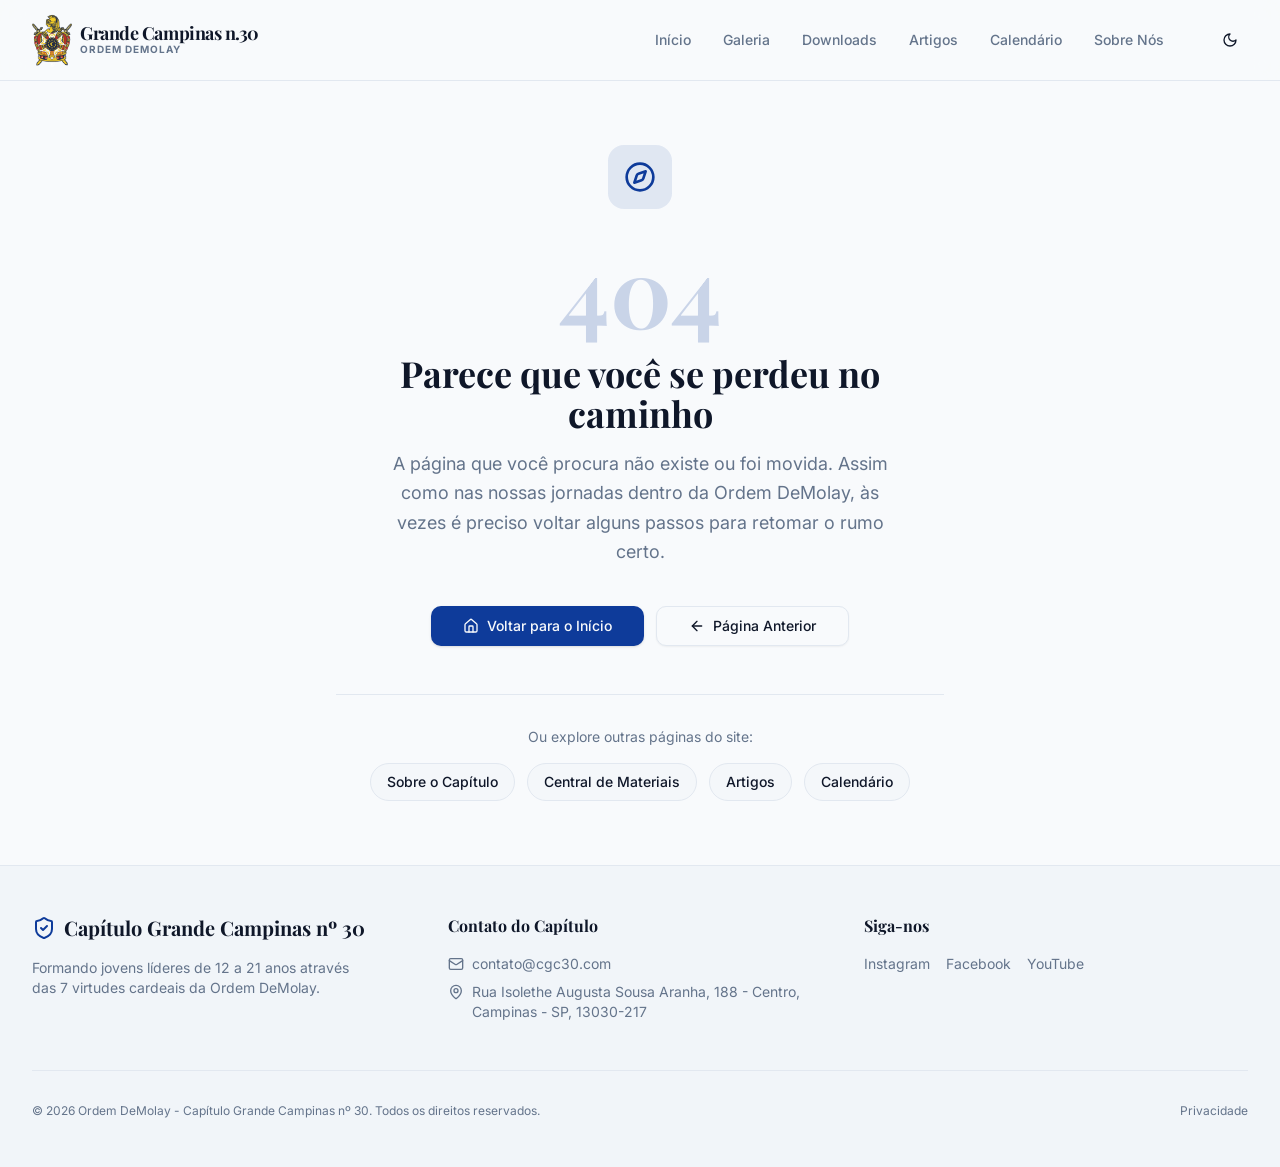
<file: index.html>
<!doctype html>
<html lang="pt-BR">
  <head>
    <meta charset="UTF-8" />
    <link rel="icon" type="image/x-icon" href="/favicon.ico" />
    <link rel="icon" type="image/png" sizes="16x16" href="/favicon-16x16.png" />
    <link rel="icon" type="image/png" sizes="32x32" href="/favicon-32x32.png" />
    <link rel="apple-touch-icon" sizes="180x180" href="/apple-touch-icon.png" />
    <link rel="icon" type="image/png" sizes="192x192" href="/android-chrome-192x192.png" />
    <link rel="icon" type="image/png" sizes="512x512" href="/android-chrome-512x512.png" />
    <meta name="viewport" content="width=device-width, initial-scale=1.0" />
    <title>Capítulo Grande Campinas nº 30 - Ordem DeMolay</title>
    <meta name="description" content="Portal oficial do Capítulo Grande Campinas nº 30 da Ordem DeMolay. Formando jovens líderes de 12 a 21 anos através de virtudes e fraternidade." />
    <link rel="preconnect" href="https://fonts.googleapis.com">
    <link rel="preconnect" href="https://fonts.gstatic.com" crossorigin>
    <link href="https://fonts.googleapis.com/css2?family=Inter:wght@400;500;600;700&family=Playfair+Display:ital,wght@0,400;0,700;1,400&display=swap" rel="stylesheet">
    <script type="module" crossorigin src="/assets/index-C4MtA8qg.js"></script>
    <link rel="stylesheet" crossorigin href="/assets/index-D8R4dxUP.css">
  </head>
  <body>
    <div id="root"></div>
  </body>
</html>
</file>
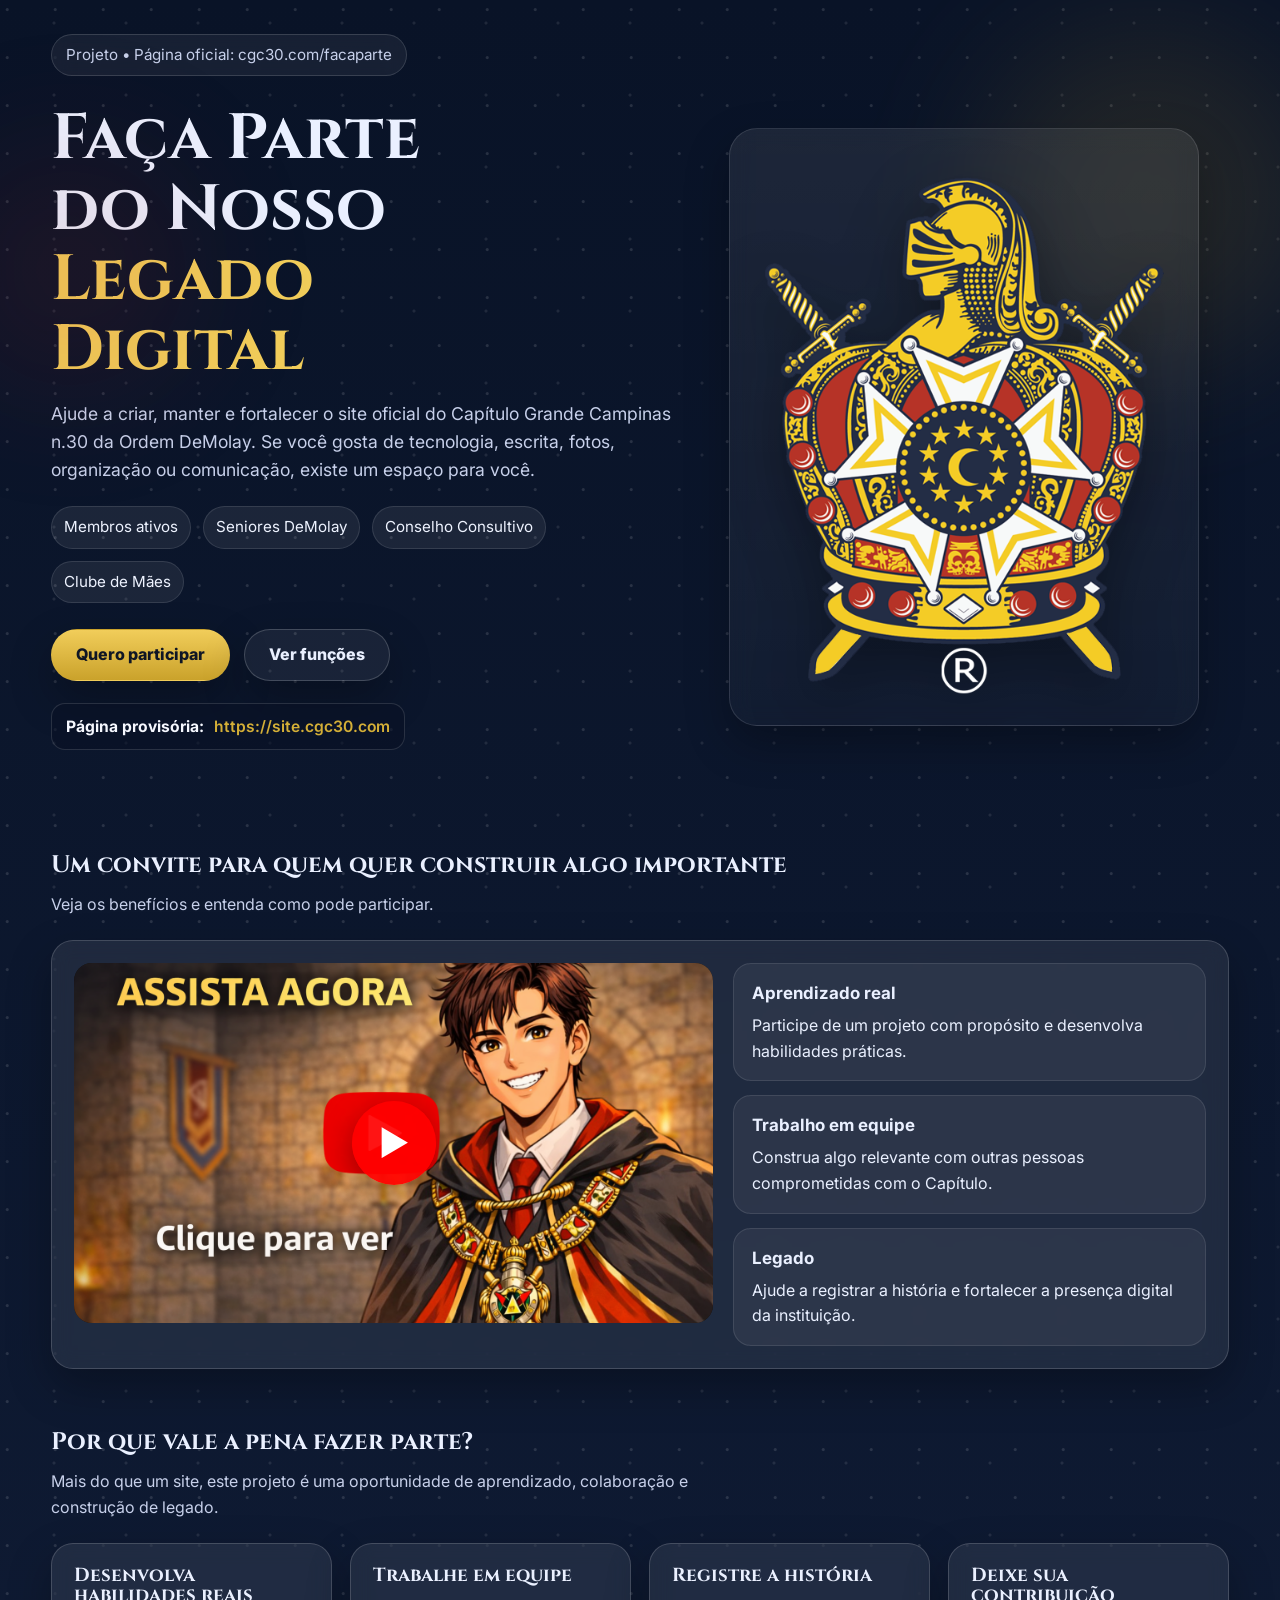
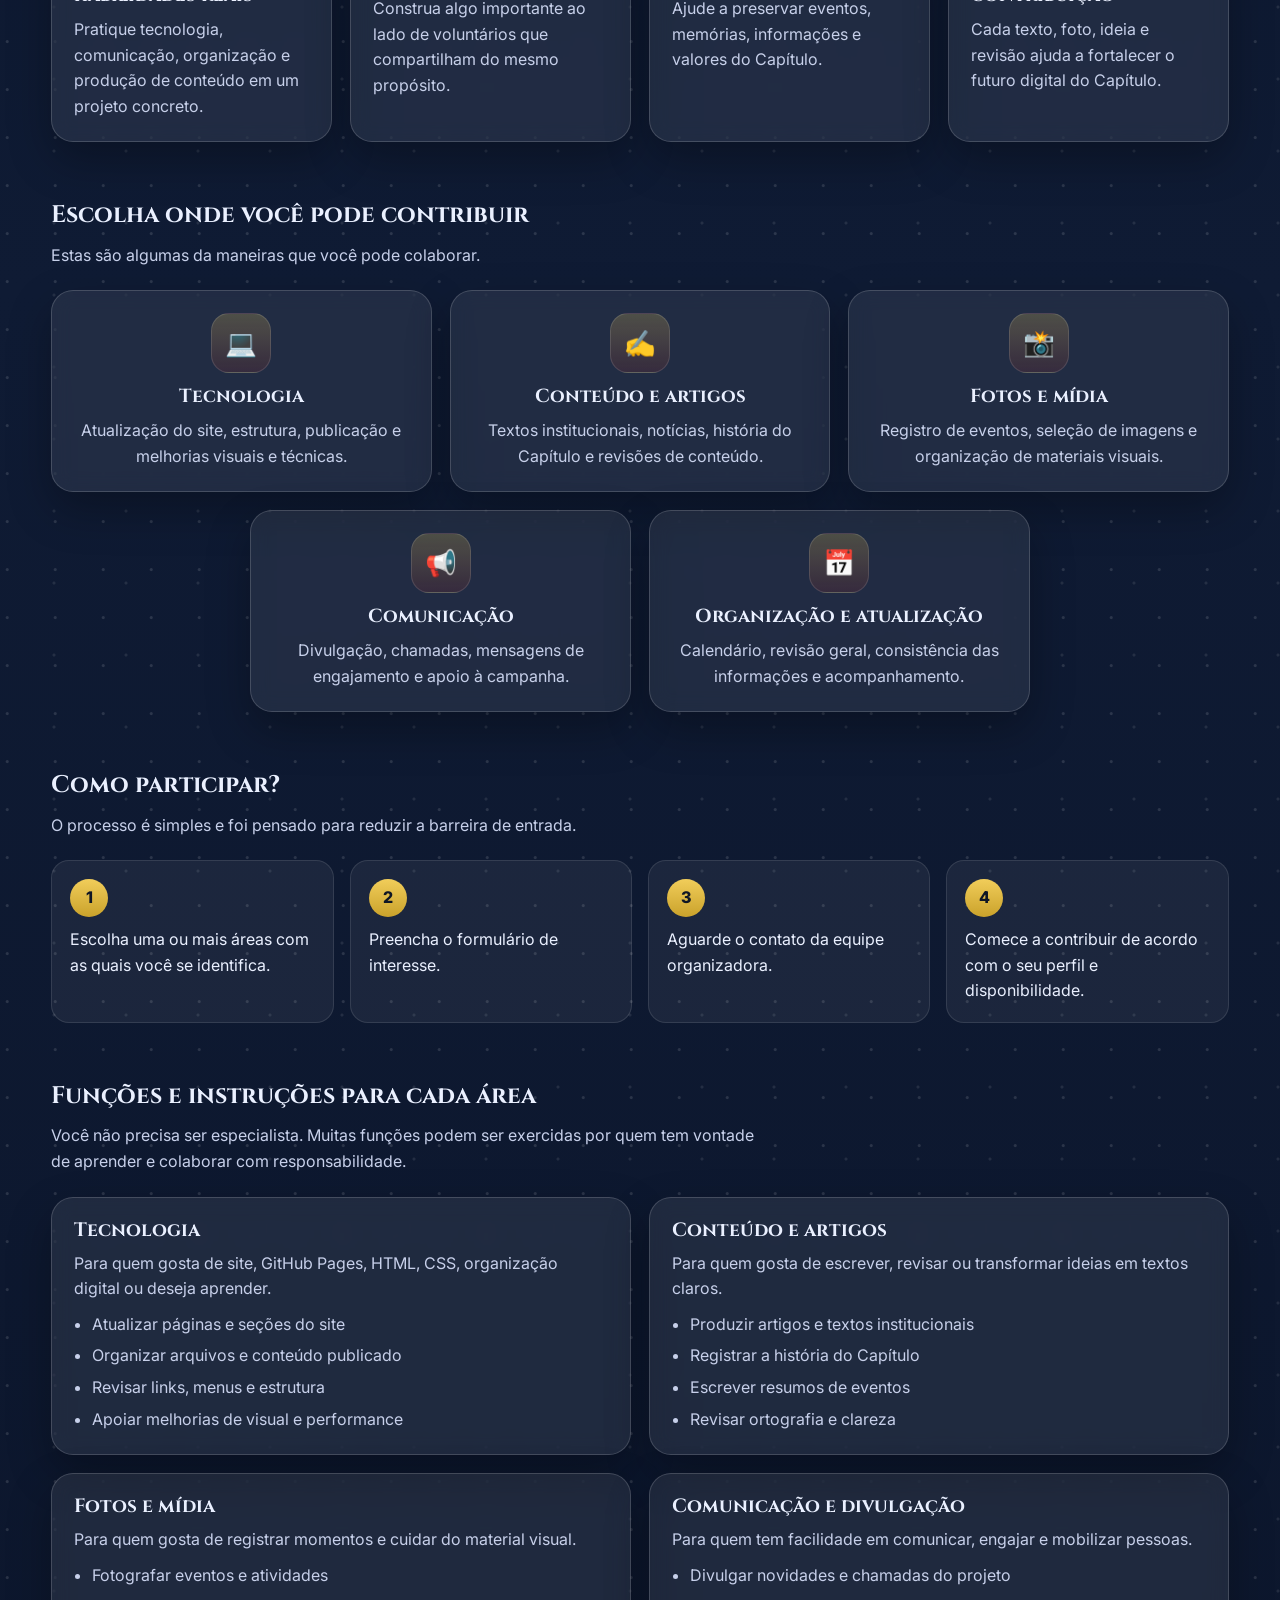
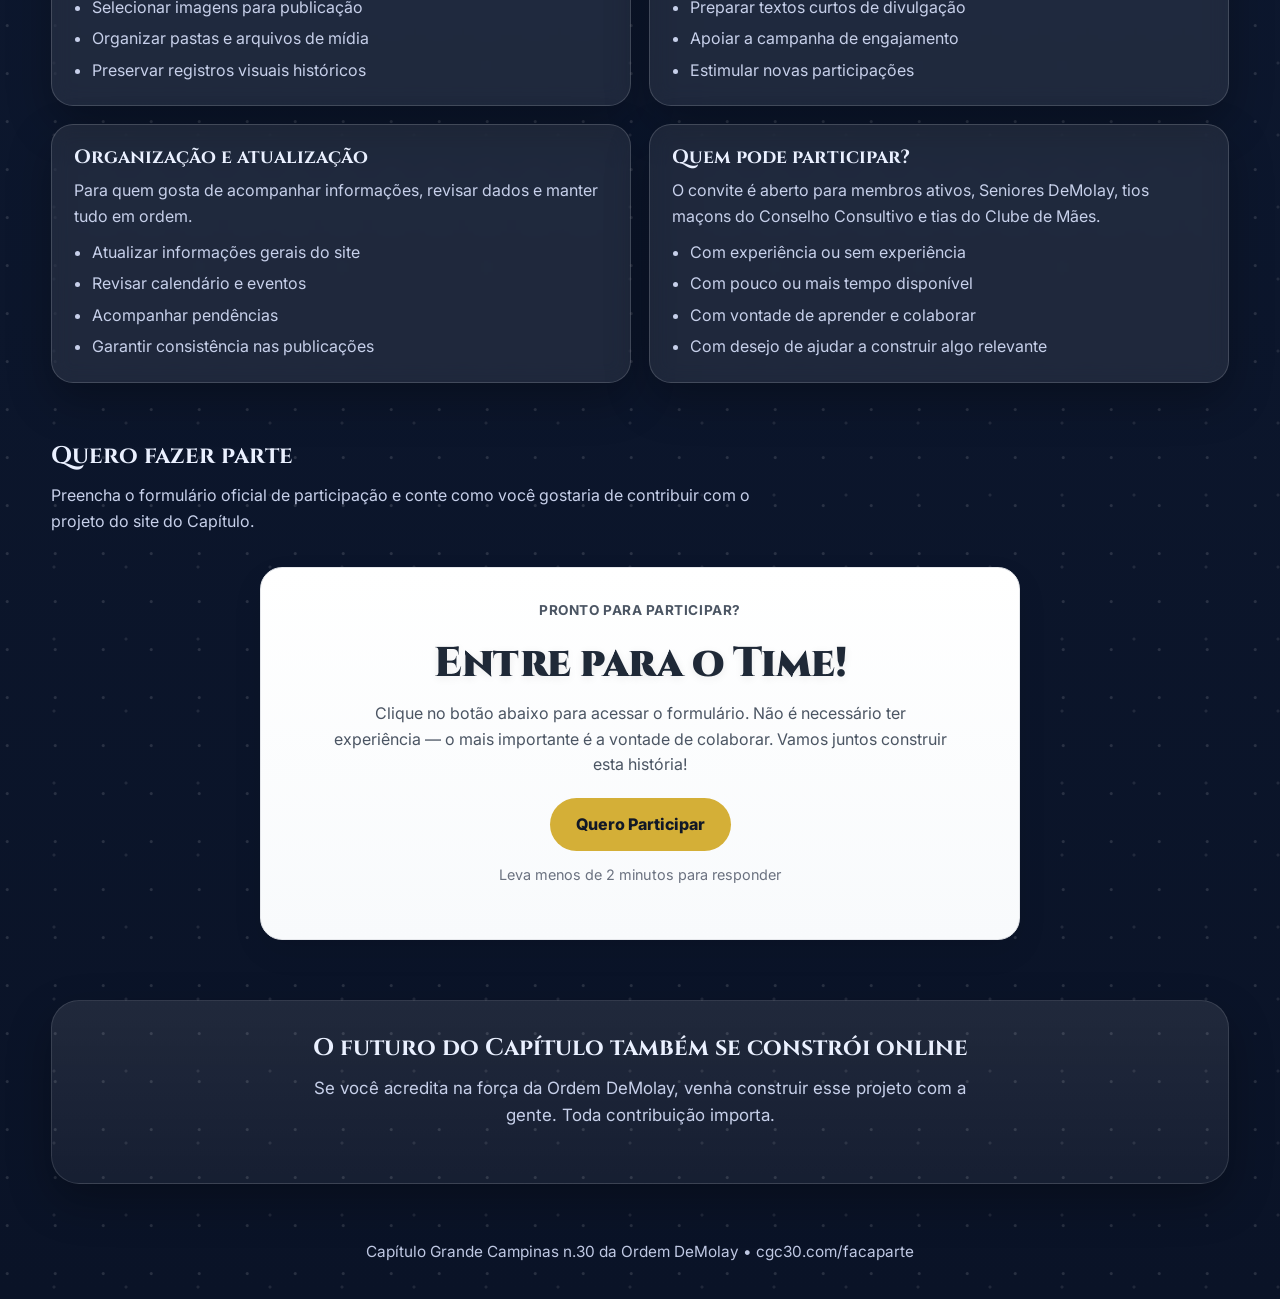
<file: facaparte/index.html>
<!DOCTYPE html>
<html lang="pt-BR">
<head>
  <meta charset="UTF-8" />
  <meta name="viewport" content="width=device-width, initial-scale=1.0" />
  <title>Faça Parte | Capítulo Grande Campinas n.30</title>
  <meta name="description" content="Campanha de voluntariado para criação e manutenção do site do Capítulo Grande Campinas n.30 da Ordem DeMolay." />
  <meta property="og:title" content="Faça Parte do Nosso Legado Digital" />
  <meta property="og:description" content="Ajude a construir e manter o site oficial do Capítulo Grande Campinas n.30." />
  <meta property="og:type" content="website" />
  <meta property="og:url" content="https://cgc30.com/facaparte" />
  <link rel="icon" type="image/x-icon" href="assets/favicon.ico">
  <link rel="icon" type="image/png" sizes="32x32" href="assets/favicon-32.png">
  <link rel="icon" type="image/png" sizes="16x16" href="assets/favicon-16.png">
  <link rel="apple-touch-icon" sizes="180x180" href="assets/apple-touch-icon.png">
  <link rel="preconnect" href="https://fonts.googleapis.com">
  <link rel="preconnect" href="https://fonts.gstatic.com" crossorigin>
  <link href="https://fonts.googleapis.com/css2?family=Cinzel:wght@600;700&family=Inter:wght@400;500;700;800&display=swap" rel="stylesheet">
  <style>
    :root {
      --bg-1: #091327;
      --bg-2: #0f1b34;
      --primary: #caa22b;
      --primary-2: #f1cd5a;
      --red: #b3261e;
      --red-2: #d63a2f;
      --ink: #eaf0ff;
      --muted: #c7d0ea;
      --card: rgba(255,255,255,0.08);
      --card-border: rgba(255,255,255,0.16);
      --shadow: 0 18px 44px rgba(0,0,0,.28);
      --max: 1180px;
      --radius: 22px;
    }

    * { box-sizing: border-box; }
    html { scroll-behavior: smooth; }
    body {
      margin: 0;
      font-family: 'Inter', sans-serif;
      color: var(--ink);
      background:
        radial-gradient(circle at 15% 20%, rgba(255,255,255,0.12) 0 1px, transparent 2px) 0 0/48px 48px,
        radial-gradient(circle at 75% 32%, rgba(255,255,255,0.09) 0 1px, transparent 2px) 0 0/72px 72px,
        linear-gradient(180deg, var(--bg-1), var(--bg-2) 42%, #0a1327 100%);
      line-height: 1.6;
    }

    a { color: inherit; }
    img { max-width: 100%; display: block; }

    .container {
      width: min(92%, var(--max));
      margin: 0 auto;
    }

    .eyebrow {
      display: inline-flex;
      align-items: center;
      gap: 10px;
      padding: 8px 14px;
      border: 1px solid rgba(255,255,255,.14);
      border-radius: 999px;
      background: rgba(255,255,255,.06);
      color: var(--muted);
      font-size: .95rem;
      backdrop-filter: blur(10px);
    }

    .hero {
      position: relative;
      overflow: hidden;
      padding: 34px 0 68px;
    }

    .hero::before,
    .hero::after {
      content: "";
      position: absolute;
      inset: auto;
      border-radius: 999px;
      filter: blur(70px);
      opacity: .38;
      pointer-events: none;
    }

    .hero::before {
      width: 340px; height: 340px;
      right: -40px; top: 30px;
      background: rgba(202,162,43,.35);
    }

    .hero::after {
      width: 260px; height: 260px;
      left: -60px; top: 140px;
      background: rgba(182,38,30,.28);
    }

    .hero-grid {
      display: grid;
      grid-template-columns: 1.08fr .92fr;
      gap: 28px;
      align-items: center;
      margin-top: 28px;
    }

    h1, h2, h3 {
      font-family: 'Cinzel', serif;
      line-height: 1.1;
      margin: 0 0 14px;
    }

    h1 {
      font-size: clamp(2.3rem, 5vw, 4.5rem);
      max-width: 10ch;
      text-wrap: balance;
    }

    .highlight { color: var(--primary-2); }

    .hero p.lead {
      max-width: 62ch;
      color: var(--muted);
      font-size: 1.1rem;
      margin: 0 0 22px;
    }

    .hero-badges {
      display: flex;
      flex-wrap: wrap;
      gap: 12px;
      margin: 16px 0 26px;
    }

    .badge {
      padding: 8px 12px;
      border-radius: 999px;
      background: rgba(255,255,255,.07);
      border: 1px solid rgba(255,255,255,.11);
      color: #eef3ff;
      font-size: .95rem;
    }

    .cta-group {
      display: flex;
      flex-wrap: wrap;
      gap: 14px;
      margin-top: 6px;
    }

    .btn {
      display: inline-flex;
      align-items: center;
      justify-content: center;
      gap: 10px;
      min-height: 52px;
      padding: 0 24px;
      border-radius: 999px;
      text-decoration: none;
      font-weight: 800;
      border: 1px solid transparent;
      transition: transform .18s ease, box-shadow .18s ease, border-color .18s ease, background .18s ease;
      box-shadow: var(--shadow);
    }

    .btn:hover { transform: translateY(-2px); }

    .btn-primary {
      background: linear-gradient(180deg, var(--primary-2), var(--primary));
      color: #0f1625;
    }

    .btn-secondary {
      background: rgba(255,255,255,.06);
      color: var(--ink);
      border-color: rgba(255,255,255,.18);
    }

    .hero-art {
      position: relative;
      display: grid;
      place-items: center;
      min-height: 420px;
    }

    .hero-logo-shell {
      width: min(100%, 470px);
      padding: 18px;
      border-radius: 28px;
      background: linear-gradient(180deg, rgba(255,255,255,.08), rgba(255,255,255,.03));
      border: 1px solid rgba(255,255,255,.12);
      box-shadow: var(--shadow);
      backdrop-filter: blur(10px);
    }

    .hero-logo {
      width: 100%;
      max-height: 560px;
      object-fit: contain;
      filter: drop-shadow(0 22px 30px rgba(0,0,0,.35));
    }

    .url-banner {
      margin-top: 22px;
      display: inline-flex;
      align-items: center;
      gap: 10px;
      padding: 10px 14px;
      border-radius: 14px;
      background: rgba(10,18,38,.55);
      border: 1px solid rgba(255,255,255,.13);
      color: #f6f8ff;
      font-size: .98rem;
      word-break: break-word;
    }

    .url-banner a {
      color: #D4AF37;
      font-weight: 600;
      text-decoration: none;
    }

    .url-banner a:hover {
      text-decoration: underline;
    }

    section {
      padding: 34px 0 26px;
    }

    .section-head {
      margin-bottom: 22px;
    }

    .section-head p {
      color: var(--muted);
      max-width: 72ch;
      margin: 0;
    }

    .video-card,
    .card,
    .form-shell,
    .role-card {
      border-radius: var(--radius);
      background: var(--card);
      border: 1px solid var(--card-border);
      backdrop-filter: blur(10px);
      box-shadow: var(--shadow);
    }

    .video-frame strong {
      font-size: 1.3rem;
      display: block;
      margin-bottom: 8px;
    }

    .mini-card {
      padding: 16px 18px;
      border-radius: 18px;
      background: rgba(255,255,255,.06);
      border: 1px solid rgba(255,255,255,.1);
    }

    .mini-card strong {
      display: block;
      margin-bottom: 6px;
      font-size: 1.06rem;
    }

    .benefits-grid {
      display: grid;
      grid-template-columns: repeat(4, minmax(0, 1fr));
      gap: 18px;
      margin-top: 16px;
    }

    .card {
      padding: 22px;
    }

    .card h3 {
      font-size: 1.18rem;
      margin-bottom: 10px;
    }

    .card p {
      margin: 0;
      color: var(--muted);
    }

    .areas-grid {
      display: grid;
      grid-template-columns: repeat(6, minmax(0, 1fr));
      gap: 18px;
      align-items: stretch;
      margin-top: 18px;
    }

    .areas-grid .area-card {
      grid-column: span 2;
      min-height: 190px;
      text-align: center;
      display: grid;
      align-content: start;
      justify-items: center;
    }

    .areas-grid .area-card:nth-child(4) {
      grid-column: 2 / span 2;
    }

    .areas-grid .area-card:nth-child(5) {
      grid-column: 4 / span 2;
    }

    .area-icon {
      width: 60px;
      height: 60px;
      display: grid;
      place-items: center;
      border-radius: 18px;
      margin-bottom: 14px;
      background: linear-gradient(180deg, rgba(241,205,90,.22), rgba(182,38,30,.14));
      border: 1px solid rgba(255,255,255,.12);
      font-size: 1.6rem;
    }

    .steps {
      display: grid;
      grid-template-columns: repeat(4, minmax(0, 1fr));
      gap: 16px;
    }

    .step {
      padding: 18px;
      border-radius: 18px;
      background: rgba(255,255,255,.06);
      border: 1px solid rgba(255,255,255,.11);
    }

    .step-number {
      width: 38px;
      height: 38px;
      border-radius: 50%;
      display: grid;
      place-items: center;
      margin-bottom: 10px;
      background: linear-gradient(180deg, var(--primary-2), var(--primary));
      color: #0f1625;
      font-weight: 800;
    }

    .roles-grid {
      display: grid;
      grid-template-columns: repeat(2, minmax(0, 1fr));
      gap: 18px;
      margin-top: 18px;
    }

    .role-card { padding: 22px; }
    .role-card h3 { font-size: 1.2rem; margin-bottom: 10px; }
    .role-card p { color: var(--muted); margin: 0 0 10px; }
    .role-card ul {
      margin: 0;
      padding-left: 18px;
      color: var(--muted);
    }
    .role-card li + li { margin-top: 6px; }

    .form-shell {
      padding: 20px;
      overflow: hidden;
    }

    .form-note {
      color: var(--muted);
      margin: 0 0 14px;
    }

    .form-embed {
      width: 100%;
      min-height: 1180px;
      border: 0;
      border-radius: 18px;
      background: #fff;
    }

    .apply-box {
      max-width: 760px;
      margin: 32px auto 0;
      padding: 32px 24px;
      text-align: center;
      background: linear-gradient(180deg, #ffffff, #f8fafc);
      border: 1px solid #e5e7eb;
      border-radius: 22px;
      box-shadow: 0 12px 30px rgba(0,0,0,.08);
    }

    .apply-label {
      margin: 0 0 8px;
      font-weight: 700;
      color: #B22222;
      text-transform: uppercase;
      letter-spacing: .04em;
      font-size: .85rem;
    }

    .apply-box h3 {
      color: #1F2937;
      font-weight: 2000;
      letter-spacing: -0.5px;
    }

    .apply-box p {
      margin: 0 auto 20px;
      max-width: 620px;
      color: #4b5563;
    }

    .apply-btn {
      display: inline-block;
      padding: 14px 26px;
      border-radius: 999px;
      background: #D4AF37;
      color: #111827;
      font-weight: 800;
      text-decoration: none;
      transition: all .2s ease;
    }

    .apply-btn:hover {
      transform: translateY(-2px);
      box-shadow: 0 10px 20px rgba(0,0,0,.15);
    }

    .apply-title {
      font-size: 2.6rem;
      font-weight: 900;
      color: #0B1F3A;
      margin: 10px 0 14px;
      letter-spacing: -0.5px;
      text-shadow: 0 2px 8px rgba(0,0,0,0.08);
    }

    .closing {
      text-align: center;
      padding-bottom: 56px;
    }

    .closing-inner {
      border-radius: 28px;
      padding: 34px 24px;
      background: linear-gradient(180deg, rgba(255,255,255,.09), rgba(255,255,255,.05));
      border: 1px solid rgba(255,255,255,.12);
      box-shadow: var(--shadow);
    }

    .closing p {
      color: var(--muted);
      max-width: 60ch;
      margin: 0 auto 20px;
      font-size: 1.06rem;
    }

    footer {
      padding: 0 0 34px;
      color: #bfc8e3;
      text-align: center;
      font-size: .96rem;
    }

    .video-card {
      padding: 22px;
      display: grid;
      grid-template-columns: minmax(0, 1.15fr) minmax(320px, 0.85fr);
      gap: 20px;
      align-items: start;
    }

    .video-frame {
      width: 100%;
    }

    .video-wrapper {
      position: relative;
      width: 100%;
      aspect-ratio: 16 / 9;
      border-radius: 18px;
      overflow: hidden;
      background: #000;
      box-shadow: inset 0 0 0 1px rgba(255,255,255,.08);
    }

    .video-thumbnail {
      all: unset;
      position: absolute;
      inset: 0;
      display: block;
      cursor: pointer;
    }

    .video-thumbnail img {
      width: 100%;
      height: 100%;
      object-fit: cover;
      display: block;
    }

    .play-button {
      position: absolute;
      top: 50%;
      left: 50%;
      transform: translate(-50%, -50%);
      width: 84px;
      height: 84px;
      border-radius: 50%;
      display: grid;
      place-items: center;
      background: rgba(255, 0, 0, 0.92);
      color: #fff;
      font-size: 34px;
      box-shadow: 0 10px 30px rgba(0,0,0,.35);
      transition: transform .2s ease;
    }

    .video-thumbnail:hover .play-button {
      transform: translate(-50%, -50%) scale(1.08);
    }

    .video-wrapper iframe {
      position: absolute;
      inset: 0;
      width: 100%;
      height: 100%;
      border: 0;
      display: block;
    }

    .video-side {
      display: grid;
      gap: 14px;
      align-content: start;
    }
    
    @media (max-width: 1080px) {
      .benefits-grid { grid-template-columns: repeat(2, minmax(0, 1fr)); }
      .steps { grid-template-columns: repeat(2, minmax(0, 1fr)); }
      .roles-grid { grid-template-columns: 1fr; }
    }

    @media (max-width: 920px) {
      .hero-grid,
      .video-card {
        grid-template-columns: 1fr;
      }
      .hero-art {
        order: -1;
        min-height: auto;
      }
    }

    @media (max-width: 760px) {
      .areas-grid {
        grid-template-columns: 1fr;
      }

      .areas-grid .area-card,
      .areas-grid .area-card:nth-child(4),
      .areas-grid .area-card:nth-child(5) {
        grid-column: auto;
      }

      .benefits-grid,
      .steps {
        grid-template-columns: 1fr;
      }

      .hero {
        padding-top: 24px;
      }

      .form-embed {
        min-height: 1320px;
      }
    }
  </style>
</head>
<body>
  <header class="hero">
    <div class="container">
      <div class="eyebrow">Projeto • Página oficial: cgc30.com/facaparte</div>

      <div class="hero-grid">
        <div>
          <h1>Faça Parte do Nosso <span class="highlight">Legado Digital</span></h1>
          <p class="lead">
            Ajude a criar, manter e fortalecer o site oficial do Capítulo Grande Campinas n.30 da Ordem DeMolay.
            Se você gosta de tecnologia, escrita, fotos, organização ou comunicação, existe um espaço para você.
          </p>

          <div class="hero-badges">
            <span class="badge">Membros ativos</span>
            <span class="badge">Seniores DeMolay</span>
            <span class="badge">Conselho Consultivo</span>
            <span class="badge">Clube de Mães</span>
          </div>

          <div class="cta-group">
            <a class="btn btn-primary" href="#formulario">Quero participar</a>
            <a class="btn btn-secondary" href="#funcoes">Ver funções</a>
          </div>

          <div class="url-banner">
            <strong>Página provisória:</strong> <a href="https://site.cgc30.com" target="_blank" rel="noopener noreferrer"> https://site.cgc30.com
</a>
          </div>
        </div>

        <div class="hero-art">
          <div class="hero-logo-shell">
            <img class="hero-logo" src="assets/demolay-logo.png" alt="Emblema da Ordem DeMolay">
          </div>
        </div>
      </div>
    </div>
  </header>

  <main>
    <section aria-labelledby="video-title">
      <div class="container">
        <div class="section-head">
          <h2 id="video-title">Um convite para quem quer construir algo importante</h2>
          <p>
            Veja os benefícios e entenda como pode participar.
          </p>
        </div>
<!-- Video de chamada DeMolindo -->
        <div class="video-card">
          <div class="video-frame"> <!-- Temos um recado para você! Assista este vídeo. -->
            <div class="video-wrapper" id="video-container">
              <button class="video-thumbnail" type="button" onclick="loadVideo()" aria-label="Assistir vídeo da campanha">
                <img src="assets/demolindo-video-thumbnail.png" alt="Vídeo da campanha">
                <span class="play-button">▶</span>
              </button>
            </div>
          </div>

          <div class="video-side">
            <div class="mini-card">
              <strong>Aprendizado real</strong>
              Participe de um projeto com propósito e desenvolva habilidades práticas.
            </div>
            <div class="mini-card">
              <strong>Trabalho em equipe</strong>
              Construa algo relevante com outras pessoas comprometidas com o Capítulo.
            </div>
            <div class="mini-card">
              <strong>Legado</strong>
              Ajude a registrar a história e fortalecer a presença digital da instituição.
            </div>
          </div>
        </div>
      </div>
    </section>

    <section aria-labelledby="beneficios-title">
      <div class="container">
        <div class="section-head">
          <h2 id="beneficios-title">Por que vale a pena fazer parte?</h2>
          <p>Mais do que um site, este projeto é uma oportunidade de aprendizado, colaboração e construção de legado.</p>
        </div>

        <div class="benefits-grid">
          <article class="card">
            <h3>Desenvolva habilidades reais</h3>
            <p>Pratique tecnologia, comunicação, organização e produção de conteúdo em um projeto concreto.</p>
          </article>
          <article class="card">
            <h3>Trabalhe em equipe</h3>
            <p>Construa algo importante ao lado de voluntários que compartilham do mesmo propósito.</p>
          </article>
          <article class="card">
            <h3>Registre a história</h3>
            <p>Ajude a preservar eventos, memórias, informações e valores do Capítulo.</p>
          </article>
          <article class="card">
            <h3>Deixe sua contribuição</h3>
            <p>Cada texto, foto, ideia e revisão ajuda a fortalecer o futuro digital do Capítulo.</p>
          </article>
        </div>
      </div>
    </section>

    <section aria-labelledby="areas-title">
      <div class="container">
        <div class="section-head">
          <h2 id="areas-title">Escolha onde você pode contribuir</h2>
          <p>Estas são algumas da maneiras que você pode colaborar.</p>
        </div>

        <div class="areas-grid">
          <article class="card area-card">
            <div class="area-icon">💻</div>
            <h3>Tecnologia</h3>
            <p>Atualização do site, estrutura, publicação e melhorias visuais e técnicas.</p>
          </article>

          <article class="card area-card">
            <div class="area-icon">✍️</div>
            <h3>Conteúdo e artigos</h3>
            <p>Textos institucionais, notícias, história do Capítulo e revisões de conteúdo.</p>
          </article>

          <article class="card area-card">
            <div class="area-icon">📸</div>
            <h3>Fotos e mídia</h3>
            <p>Registro de eventos, seleção de imagens e organização de materiais visuais.</p>
          </article>

          <article class="card area-card">
            <div class="area-icon">📢</div>
            <h3>Comunicação</h3>
            <p>Divulgação, chamadas, mensagens de engajamento e apoio à campanha.</p>
          </article>

          <article class="card area-card">
            <div class="area-icon">📅</div>
            <h3>Organização e atualização</h3>
            <p>Calendário, revisão geral, consistência das informações e acompanhamento.</p>
          </article>
        </div>
      </div>
    </section>

    <section aria-labelledby="como-title">
      <div class="container">
        <div class="section-head">
          <h2 id="como-title">Como participar?</h2>
          <p>O processo é simples e foi pensado para reduzir a barreira de entrada.</p>
        </div>

        <div class="steps">
          <div class="step">
            <div class="step-number">1</div>
            Escolha uma ou mais áreas com as quais você se identifica.
          </div>
          <div class="step">
            <div class="step-number">2</div>
            Preencha o formulário de interesse.
          </div>
          <div class="step">
            <div class="step-number">3</div>
            Aguarde o contato da equipe organizadora.
          </div>
          <div class="step">
            <div class="step-number">4</div>
            Comece a contribuir de acordo com o seu perfil e disponibilidade.
          </div>
        </div>
      </div>
    </section>

    <section id="funcoes" aria-labelledby="funcoes-title">
      <div class="container">
        <div class="section-head">
          <h2 id="funcoes-title">Funções e instruções para cada área</h2>
          <p>Você não precisa ser especialista. Muitas funções podem ser exercidas por quem tem vontade de aprender e colaborar com responsabilidade.</p>
        </div>

        <div class="roles-grid">
          <article class="role-card">
            <h3>Tecnologia</h3>
            <p>Para quem gosta de site, GitHub Pages, HTML, CSS, organização digital ou deseja aprender.</p>
            <ul>
              <li>Atualizar páginas e seções do site</li>
              <li>Organizar arquivos e conteúdo publicado</li>
              <li>Revisar links, menus e estrutura</li>
              <li>Apoiar melhorias de visual e performance</li>
            </ul>
          </article>

          <article class="role-card">
            <h3>Conteúdo e artigos</h3>
            <p>Para quem gosta de escrever, revisar ou transformar ideias em textos claros.</p>
            <ul>
              <li>Produzir artigos e textos institucionais</li>
              <li>Registrar a história do Capítulo</li>
              <li>Escrever resumos de eventos</li>
              <li>Revisar ortografia e clareza</li>
            </ul>
          </article>

          <article class="role-card">
            <h3>Fotos e mídia</h3>
            <p>Para quem gosta de registrar momentos e cuidar do material visual.</p>
            <ul>
              <li>Fotografar eventos e atividades</li>
              <li>Selecionar imagens para publicação</li>
              <li>Organizar pastas e arquivos de mídia</li>
              <li>Preservar registros visuais históricos</li>
            </ul>
          </article>

          <article class="role-card">
            <h3>Comunicação e divulgação</h3>
            <p>Para quem tem facilidade em comunicar, engajar e mobilizar pessoas.</p>
            <ul>
              <li>Divulgar novidades e chamadas do projeto</li>
              <li>Preparar textos curtos de divulgação</li>
              <li>Apoiar a campanha de engajamento</li>
              <li>Estimular novas participações</li>
            </ul>
          </article>

          <article class="role-card">
            <h3>Organização e atualização</h3>
            <p>Para quem gosta de acompanhar informações, revisar dados e manter tudo em ordem.</p>
            <ul>
              <li>Atualizar informações gerais do site</li>
              <li>Revisar calendário e eventos</li>
              <li>Acompanhar pendências</li>
              <li>Garantir consistência nas publicações</li>
            </ul>
          </article>

          <article class="role-card">
            <h3>Quem pode participar?</h3>
            <p>O convite é aberto para membros ativos, Seniores DeMolay, tios maçons do Conselho Consultivo e tias do Clube de Mães.</p>
            <ul>
              <li>Com experiência ou sem experiência</li>
              <li>Com pouco ou mais tempo disponível</li>
              <li>Com vontade de aprender e colaborar</li>
              <li>Com desejo de ajudar a construir algo relevante</li>
            </ul>
          </article>
        </div>
      </div>
    </section>

    <section id="formulario" aria-labelledby="form-title">
      <div class="container">
        <div class="section-head">
          <h2 id="form-title">Quero fazer parte</h2>
          <p>
            Preencha o formulário oficial de participação e conte como você gostaria de contribuir 
            com o projeto do site do Capítulo.
          </p>
        </div>

        <div class="apply-box">
              <p class="apply-label">Pronto para participar?</p>

              <h3 class="apply-title">Entre para o Time!</h3>

              <p>
                Clique no botão abaixo para acessar o formulário. Não é necessário ter experiência — 
                o mais importante é a vontade de colaborar. Vamos juntos construir esta história!
              </p>

              <a 
                class="apply-btn"
                href="https://docs.google.com/forms/d/e/1FAIpQLSdBIK4czqZwBvPPe-VexmE5pmXW033V_QzFfoi9Scply1PP9Q/viewform"
                target="_blank"
                rel="noopener noreferrer">
                Quero Participar
              </a>

              <!-- 👇 AQUI -->
              <p style="font-size: 0.9rem; color:#6B7280; margin-top:12px;">
                Leva menos de 2 minutos para responder
              </p>
            </div>
      </div>
    </section>

    <section class="closing" aria-labelledby="closing-title">
      <div class="container">
        <div class="closing-inner">
          <h2 id="closing-title">O futuro do Capítulo também se constrói online</h2>
          <p>
            Se você acredita na força da Ordem DeMolay, venha construir esse projeto com a gente.
            Toda contribuição importa.
          </p>
          <!-- <a class="btn btn-primary" href="#formulario">Fazer parte agora</a> -->
        </div>
      </div>
    </section>
  </main>

  <footer>
    <div class="container">
      Capítulo Grande Campinas n.30 da Ordem DeMolay • cgc30.com/facaparte
    </div>
  </footer>
  <script>
  function loadVideo() {
    const container = document.getElementById('video-container');

    container.innerHTML = `
      <iframe 
        src="https://www.youtube.com/embed/8f4-rFJrrUo?autoplay=1"
        title="Vídeo de convite - Faça Parte"
        allow="accelerometer; autoplay; clipboard-write; encrypted-media; gyroscope; picture-in-picture"
        allowfullscreen>
      </iframe>
    `;
  }
</script>
</body>
</html>
</file>
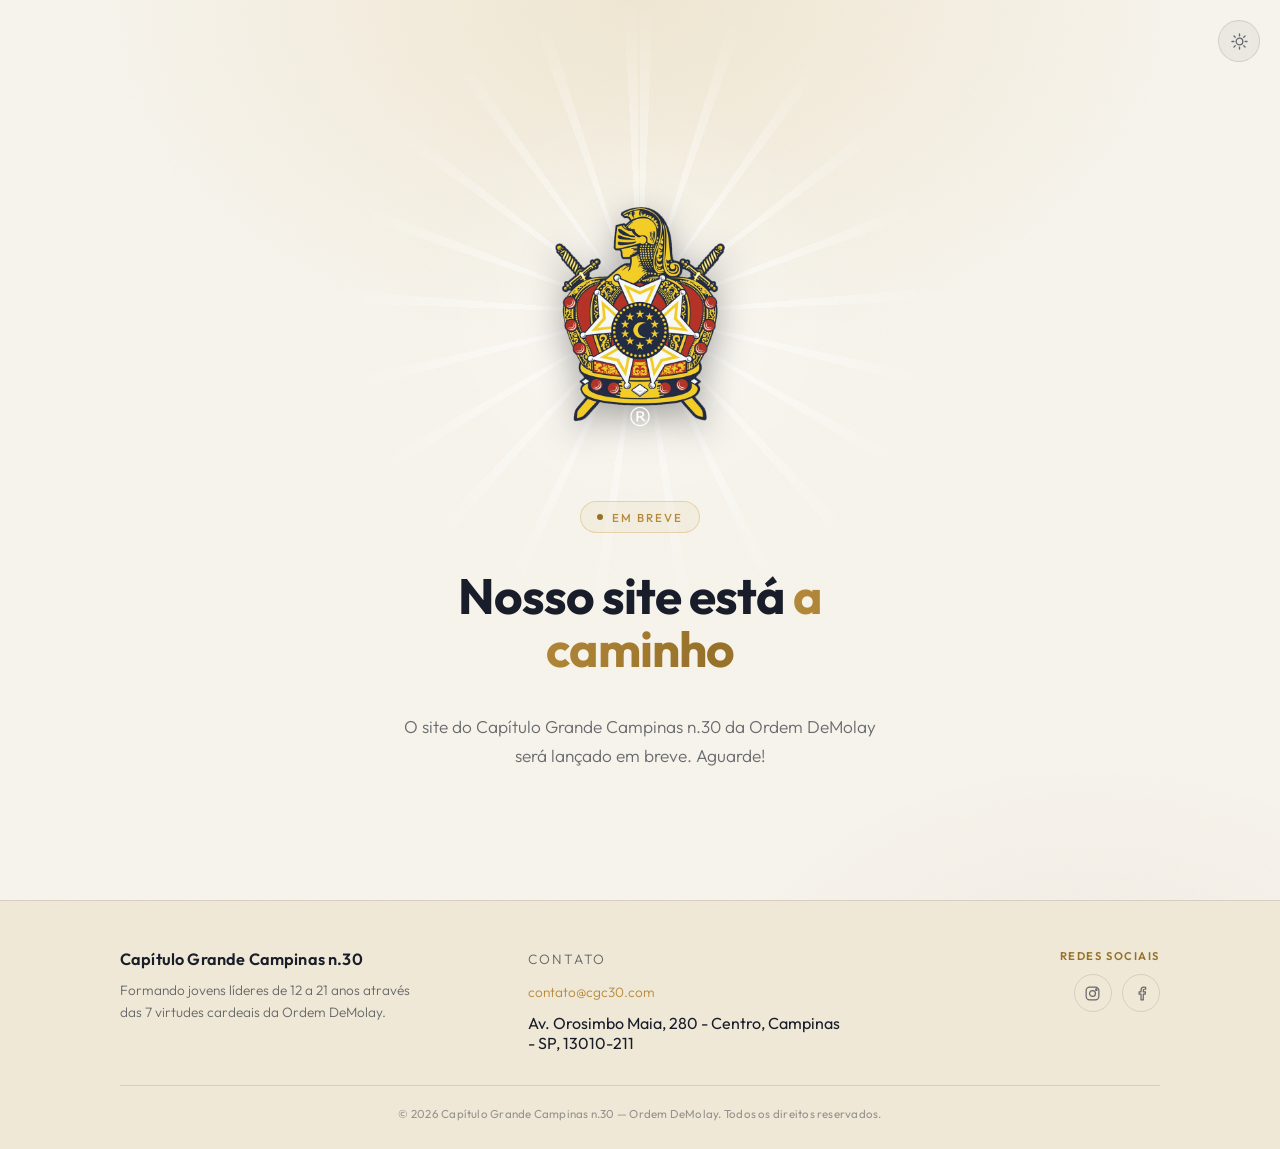
<file: v1/index.html>
<!DOCTYPE html>
<html lang="pt-BR">
<head>
<script>
  (function(){
    try{
      var stored = localStorage.getItem('cgc30-theme');
      var prefersLight = window.matchMedia && window.matchMedia('(prefers-color-scheme: light)').matches;
      var theme = stored || (prefersLight ? 'light' : 'dark');
      document.documentElement.setAttribute('data-theme', theme);
    }catch(e){
      document.documentElement.setAttribute('data-theme', 'dark');
    }
  })();
</script>
<meta charset="UTF-8">
<meta name="viewport" content="width=device-width, initial-scale=1.0">
<title>Capítulo Grande Campinas n.30 — Em breve</title>
<meta name="description" content="O site do Capítulo Grande Campinas n.30 da Ordem DeMolay será lançado em breve.">
<meta name="theme-color" content="#0a0f1c">
<link rel="icon" href="assets/favicon-32x32.png" type="image/png">
<link rel="preconnect" href="https://fonts.googleapis.com">
<link rel="preconnect" href="https://fonts.gstatic.com" crossorigin>
<link href="https://fonts.googleapis.com/css2?family=Outfit:wght@300;400;500;600;700;800&display=swap" rel="stylesheet">
<style>
  :root{
    --bg:#0a0f1c;
    --glow-1:rgba(201,162,75,0.10);
    --glow-2:rgba(143,37,48,0.08);
    --footer-bg:#0e1526;
    --text:#f4f2ec;
    --text-dim:rgba(244,242,236,0.62);
    --text-faint:rgba(244,242,236,0.38);
    --line:rgba(244,242,236,0.10);
    --gold:#c9a24b;
    --gold-soft:#e0c27a;
    --gold-ink:#171307;
    --bg-elevated:rgba(255,255,255,0.045);
  }

  [data-theme="light"]{
    --bg:#f7f4ec;
    --glow-1:rgba(201,162,75,0.16);
    --glow-2:rgba(143,37,48,0.05);
    --footer-bg:#efe8d7;
    --text:#181d29;
    --text-dim:rgba(24,29,41,0.64);
    --text-faint:rgba(24,29,41,0.42);
    --line:rgba(24,29,41,0.12);
    --gold:#96712a;
    --gold-soft:#b5893a;
    --gold-ink:#fbf3df;
    --bg-elevated:rgba(10,15,28,0.045);
  }

  *{margin:0;padding:0;box-sizing:border-box;}

  html{scroll-behavior:smooth;}

  body{
    font-family:'Outfit', -apple-system, BlinkMacSystemFont, sans-serif;
    background:
      radial-gradient(ellipse 900px 600px at 50% 0%, var(--glow-1), transparent 60%),
      radial-gradient(ellipse 700px 500px at 85% 90%, var(--glow-2), transparent 55%),
      var(--bg);
    color:var(--text);
    min-height:100dvh;
    display:grid;
    grid-template-rows:1fr auto;
    overflow-x:hidden;
    transition:background-color 0.4s ease, color 0.4s ease;
  }

  /* subtle grain overlay for texture, non-interactive */
  body::before{
    content:"";
    position:fixed;
    inset:0;
    pointer-events:none;
    opacity:0.035;
    z-index:1;
    background-image:url("data:image/svg+xml,%3Csvg xmlns='http://www.w3.org/2000/svg' width='120' height='120'%3E%3Cfilter id='n'%3E%3CfeTurbulence type='fractalNoise' baseFrequency='0.9' numOctaves='2' stitchTiles='stitch'/%3E%3C/filter%3E%3Crect width='100%25' height='100%25' filter='url(%23n)'/%3E%3C/svg%3E");
  }

  /* ---- theme toggle ---- */
  .theme-toggle{
    position:fixed;
    top:1.25rem;
    right:1.25rem;
    z-index:20;
    width:42px;
    height:42px;
    border-radius:50%;
    border:1px solid var(--line);
    background:var(--bg-elevated);
    backdrop-filter:blur(8px);
    -webkit-backdrop-filter:blur(8px);
    display:grid;
    place-items:center;
    cursor:pointer;
    color:var(--text-dim);
    transition:transform 0.25s cubic-bezier(0.16,1,0.3,1), border-color 0.25s ease, color 0.25s ease;
  }
  .theme-toggle:hover{transform:translateY(-2px); border-color:var(--gold); color:var(--gold);}
  .theme-toggle:active{transform:translateY(0) scale(0.94);}
  .theme-toggle svg{
    width:19px;
    height:19px;
    position:absolute;
    transition:opacity 0.3s ease, transform 0.35s cubic-bezier(0.16,1,0.3,1);
  }
  .theme-toggle .icon-sun{opacity:0; transform:rotate(-90deg) scale(0.5);}
  .theme-toggle .icon-moon{opacity:1; transform:rotate(0) scale(1);}
  [data-theme="light"] .theme-toggle .icon-sun{opacity:1; transform:rotate(0) scale(1);}
  [data-theme="light"] .theme-toggle .icon-moon{opacity:0; transform:rotate(90deg) scale(0.5);}

  main{
    position:relative;
    z-index:2;
    display:grid;
    place-items:center;
    padding:6rem 1.5rem 4rem;
    min-height:100dvh;
  }

  .stage{
    width:100%;
    max-width:640px;
    display:flex;
    flex-direction:column;
    align-items:center;
    text-align:center;
    gap:2.25rem;
  }

  /* ---- crest ---- */
  .crest-shell{
    position:relative;
    width:min(48vw, 236px);
    opacity:0;
    transform:translateY(14px);
    animation:rise 0.9s cubic-bezier(0.16,1,0.3,1) 0.15s forwards;
  }

  .crest-rays{
    position:absolute;
    inset:-68%;
    z-index:-1;
    border-radius:50%;
    pointer-events:none;
    background:
      radial-gradient(circle at 50% 50%, rgba(255,255,255,0.9) 0%, rgba(255,255,255,0.24) 24%, transparent 54%),
      repeating-conic-gradient(from 0deg, rgba(255,255,255,0.5) 0deg 2.4deg, transparent 2.4deg 17deg);
    -webkit-mask-image:radial-gradient(circle at 50% 50%, #fff 0%, #fff 18%, rgba(255,255,255,0.65) 38%, transparent 70%);
    mask-image:radial-gradient(circle at 50% 50%, #fff 0%, #fff 18%, rgba(255,255,255,0.65) 38%, transparent 70%);
    animation:rays-spin 60s linear infinite;
  }

  @keyframes rays-spin{
    to{transform:rotate(360deg);}
  }

  .crest-circle{
    position:relative;
    width:100%;
    aspect-ratio:1;
    border-radius:50%;
    display:grid;
    place-items:center;
    padding:14%;
    animation:float-crest 6.5s ease-in-out infinite;
  }

  .crest-circle img{
    width:100%;
    height:100%;
    object-fit:contain;
    display:block;
    filter:drop-shadow(0 10px 18px rgba(0,0,0,0.35));
  }

  @keyframes rise{
    to{opacity:1; transform:translateY(0);}
  }
  @keyframes float-crest{
    0%,100%{transform:translateY(0);}
    50%{transform:translateY(-8px);}
  }

  /* ---- eyebrow badge ---- */
  .badge{
    opacity:0;
    animation:rise 0.9s cubic-bezier(0.16,1,0.3,1) 0.35s forwards;
    display:inline-flex;
    align-items:center;
    gap:0.55rem;
    padding:0.45rem 1rem;
    border:1px solid rgba(201,162,75,0.35);
    border-radius:999px;
    background:rgba(201,162,75,0.08);
    font-size:0.72rem;
    letter-spacing:0.18em;
    text-transform:uppercase;
    color:var(--gold-soft);
    font-weight:500;
  }

  .badge .dot{
    width:6px;
    height:6px;
    border-radius:50%;
    background:var(--gold);
    box-shadow:0 0 0 0 rgba(201,162,75,0.55);
    animation:ping 2.2s ease-out infinite;
  }

  @keyframes ping{
    0%{box-shadow:0 0 0 0 rgba(201,162,75,0.45);}
    70%{box-shadow:0 0 0 8px rgba(201,162,75,0);}
    100%{box-shadow:0 0 0 0 rgba(201,162,75,0);}
  }

  /* ---- heading ---- */
  h1{
    opacity:0;
    animation:rise 0.9s cubic-bezier(0.16,1,0.3,1) 0.5s forwards;
    font-size:clamp(1.9rem, 5.4vw, 3.1rem);
    line-height:1.08;
    letter-spacing:-0.02em;
    font-weight:700;
    max-width:15ch;
  }

  h1 .accent{
    background:linear-gradient(100deg, var(--gold-soft) 0%, var(--gold) 45%, var(--gold-soft) 100%);
    background-size:200% auto;
    -webkit-background-clip:text;
    background-clip:text;
    color:transparent;
    animation:shine 5s linear infinite;
  }

  @keyframes shine{
    to{background-position:200% center;}
  }

  p.lede{
    opacity:0;
    animation:rise 0.9s cubic-bezier(0.16,1,0.3,1) 0.65s forwards;
    font-size:clamp(0.96rem, 1.6vw, 1.08rem);
    line-height:1.7;
    color:var(--text-dim);
    max-width:46ch;
    font-weight:300;
  }

  /* ---- footer ---- */
  footer{
    position:relative;
    z-index:2;
    border-top:1px solid var(--line);
    background:var(--footer-bg);
    padding:3rem 1.5rem 1.75rem;
    transition:background-color 0.4s ease;
  }

  .footer-inner{
    max-width:1040px;
    margin:0 auto;
    display:grid;
    grid-template-columns:1.15fr 1fr 0.85fr;
    gap:2.5rem;
    text-align:left;
    padding-bottom:2rem;
    border-bottom:1px solid var(--line);
  }

  .footer-col{
    display:flex;
    flex-direction:column;
    gap:0.6rem;
  }

  .footer-col--contact{align-items:flex-start;}
  .footer-col--social{align-items:flex-end;}

  .footer-heading{
    font-size:0.7rem;
    letter-spacing:0.14em;
    text-transform:uppercase;
    color:var(--gold);
    font-weight:600;
    margin-bottom:0.1rem;
  }

  .footer-title{
    font-size:1.02rem;
    font-weight:600;
    letter-spacing:0.01em;
  }

  .footer-mission{
    font-size:0.85rem;
    color:var(--text-dim);
    line-height:1.65;
    max-width:34ch;
    font-weight:300;
  }

  .footer-col--contact a,
  .footer-col--contact span{
    font-size:0.85rem;
    color:var(--text-dim);
    font-weight:300;
    line-height:1.6;
  }

  .footer-col--contact a{
    color:var(--gold-soft);
    text-decoration:none;
    transition:color 0.25s ease;
    width:fit-content;
  }
  .footer-col--contact a:hover{
    color:var(--gold);
    text-decoration:underline;
    text-underline-offset:3px;
  }

  .footer-col--contact address{
    font-style:normal;
    max-width:30ch;
  }

  .socials{
    display:flex;
    gap:0.65rem;
  }

  .socials a{
    display:grid;
    place-items:center;
    width:38px;
    height:38px;
    border-radius:50%;
    border:1px solid var(--line);
    color:var(--text-dim);
    transition:transform 0.25s cubic-bezier(0.16,1,0.3,1), border-color 0.25s ease, color 0.25s ease, background 0.25s ease;
  }

  .socials a:hover{
    color:var(--gold-ink);
    background:var(--gold);
    border-color:var(--gold);
    transform:translateY(-2px);
  }

  .socials a:active{
    transform:translateY(0) scale(0.96);
  }

  .socials svg{width:17px;height:17px;}

  .copyright{
    max-width:1040px;
    margin:0 auto;
    font-size:0.72rem;
    color:var(--text-faint);
    padding-top:1.25rem;
    letter-spacing:0.02em;
    text-align:center;
  }

  /* ---- responsive ---- */
  @media (max-width:820px){
    .footer-inner{
      grid-template-columns:1fr;
      text-align:center;
      gap:2rem;
    }
    .footer-col,
    .footer-col--contact,
    .footer-col--social{
      align-items:center;
    }
    .footer-mission{max-width:40ch;}
    .socials{justify-content:center;}
  }

  @media (max-width:768px){
    main{padding:5.5rem 1.5rem 3.5rem;}
  }

  @media (max-width:480px){
    main{padding:5rem 1.25rem 3rem;}
    .stage{gap:1.75rem;}
    .theme-toggle{top:1rem; right:1rem; width:38px; height:38px;}
    footer{padding:2.5rem 1.25rem 1.5rem;}
  }

  @media (max-width:360px){
    h1{font-size:1.65rem;}
  }

  @media (prefers-reduced-motion: reduce){
    *,*::before,*::after{
      animation-duration:0.001ms !important;
      animation-iteration-count:1 !important;
      transition-duration:0.001ms !important;
    }
  }
</style>
</head>
<body>

<button id="theme-toggle" class="theme-toggle" type="button" aria-label="Alternar entre modo claro e escuro">
  <svg class="icon-sun" viewBox="0 0 24 24" fill="none" stroke="currentColor" stroke-width="1.7" stroke-linecap="round" stroke-linejoin="round">
    <circle cx="12" cy="12" r="4.2"/>
    <path d="M12 2.5v2.4M12 19.1v2.4M4.9 4.9l1.7 1.7M17.4 17.4l1.7 1.7M2.5 12h2.4M19.1 12h2.4M4.9 19.1l1.7-1.7M17.4 6.6l1.7-1.7"/>
  </svg>
  <svg class="icon-moon" viewBox="0 0 24 24" fill="none" stroke="currentColor" stroke-width="1.7" stroke-linecap="round" stroke-linejoin="round">
    <path d="M20.5 14.2A8.5 8.5 0 1 1 9.8 3.5a6.8 6.8 0 0 0 10.7 10.7z"/>
  </svg>
</button>

<main>
  <div class="stage">
    <div class="crest-shell">
      <div class="crest-rays" aria-hidden="true"></div>
      <div class="crest-circle">
        <img src="./assets/demolay_emblem.png" alt="Brasão da Ordem DeMolay">
      </div>
    </div>

    <span class="badge"><span class="dot"></span>Em breve</span>

    <h1>Nosso site está <span class="accent">a caminho</span></h1>

    <p class="lede">
      O site do Capítulo Grande Campinas n.30 da Ordem DeMolay será lançado em breve. Aguarde!
    </p>
  </div>
</main>

<footer>
  <div class="footer-inner">
    <div class="footer-col footer-col--about">
      <div class="footer-title">Capítulo Grande Campinas n.30</div>
      <p class="footer-mission">
        Formando jovens líderes de 12 a 21 anos através das 7 virtudes cardeais da Ordem DeMolay.
      </p>
    </div>

    <div class="footer-col footer-col--contact">
      <span class="footer-heading">Contato</span>
      <a href="mailto:contato@cgc30.com">contato@cgc30.com</a>
      <address>Av. Orosimbo Maia, 280 - Centro, Campinas - SP, 13010-211</address>
    </div>

    <div class="footer-col footer-col--social">
      <span class="footer-heading">Redes sociais</span>
      <div class="socials">
        <a href="https://www.instagram.com/cgc_30/" target="_blank" rel="noopener noreferrer" aria-label="Instagram do CGC30">
          <svg viewBox="0 0 24 24" fill="none" stroke="currentColor" stroke-width="1.7" stroke-linecap="round" stroke-linejoin="round">
            <rect x="3" y="3" width="18" height="18" rx="5"/>
            <circle cx="12" cy="12" r="4.2"/>
            <circle cx="17.4" cy="6.6" r="1"/>
          </svg>
        </a>
        <a href="https://www.facebook.com/demolaycampinas" target="_blank" rel="noopener noreferrer" aria-label="Facebook do CGC30">
          <svg viewBox="0 0 24 24" fill="none" stroke="currentColor" stroke-width="1.7" stroke-linecap="round" stroke-linejoin="round">
            <path d="M14.5 21v-8h2.7l.4-3.3h-3.1V7.6c0-.96.27-1.6 1.65-1.6h1.76V3.14C17.6 3.1 16.6 3 15.44 3 13 3 11.35 4.49 11.35 7.3v2.4H8.6V13h2.75v8z"/>
          </svg>
        </a>
      </div>
    </div>
  </div>

  <div class="copyright">© <span id="year"></span> Capítulo Grande Campinas n.30 — Ordem DeMolay. Todos os direitos reservados.</div>
</footer>

<script>
  document.getElementById('year').textContent = new Date().getFullYear();

  var toggleBtn = document.getElementById('theme-toggle');
  toggleBtn.addEventListener('click', function(){
    var root = document.documentElement;
    var current = root.getAttribute('data-theme') === 'light' ? 'light' : 'dark';
    var next = current === 'dark' ? 'light' : 'dark';
    root.setAttribute('data-theme', next);
    try{ localStorage.setItem('cgc30-theme', next); }catch(e){}
  });
</script>

</body>
</html>
</file>
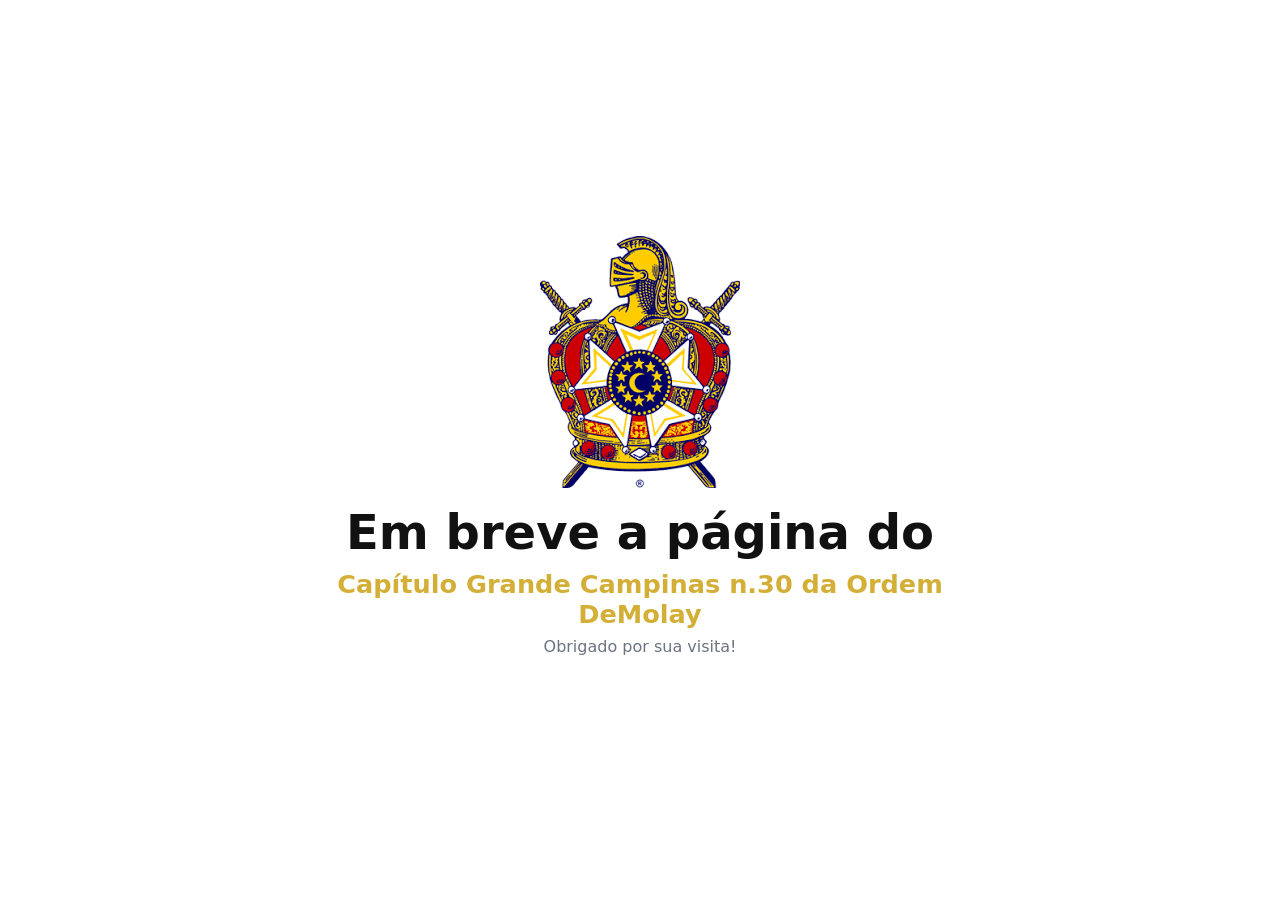
<file: index-prelaunch.html>
<!doctype html>
<html lang="pt-br">
<head>
<meta charset="utf-8" />
<meta name="viewport" content="width=device-width, initial-scale=1" />
<title>CGC30 — Em breve</title>
<meta name="description" content="Em breve a página do Capítulo Grande Campinas n.30 da Ordem DeMolay." />
<link rel="canonical" href="https://cgc30.com/" />
<link rel="stylesheet" href="/assets/styles.css" />
</head>
<body>
<main class="wrap">
<div class="card">
<img class="logo" src="/assets/brasao_demolay_new.png" alt="Brasão da Ordem DeMolay" />
<h1>Em breve a página do</h1>
<p class="highlight">Capítulo Grande Campinas n.30 da Ordem DeMolay</p>
<p>Obrigado por sua visita!</p>
</div>
</main>
</body>
</html>
</file>
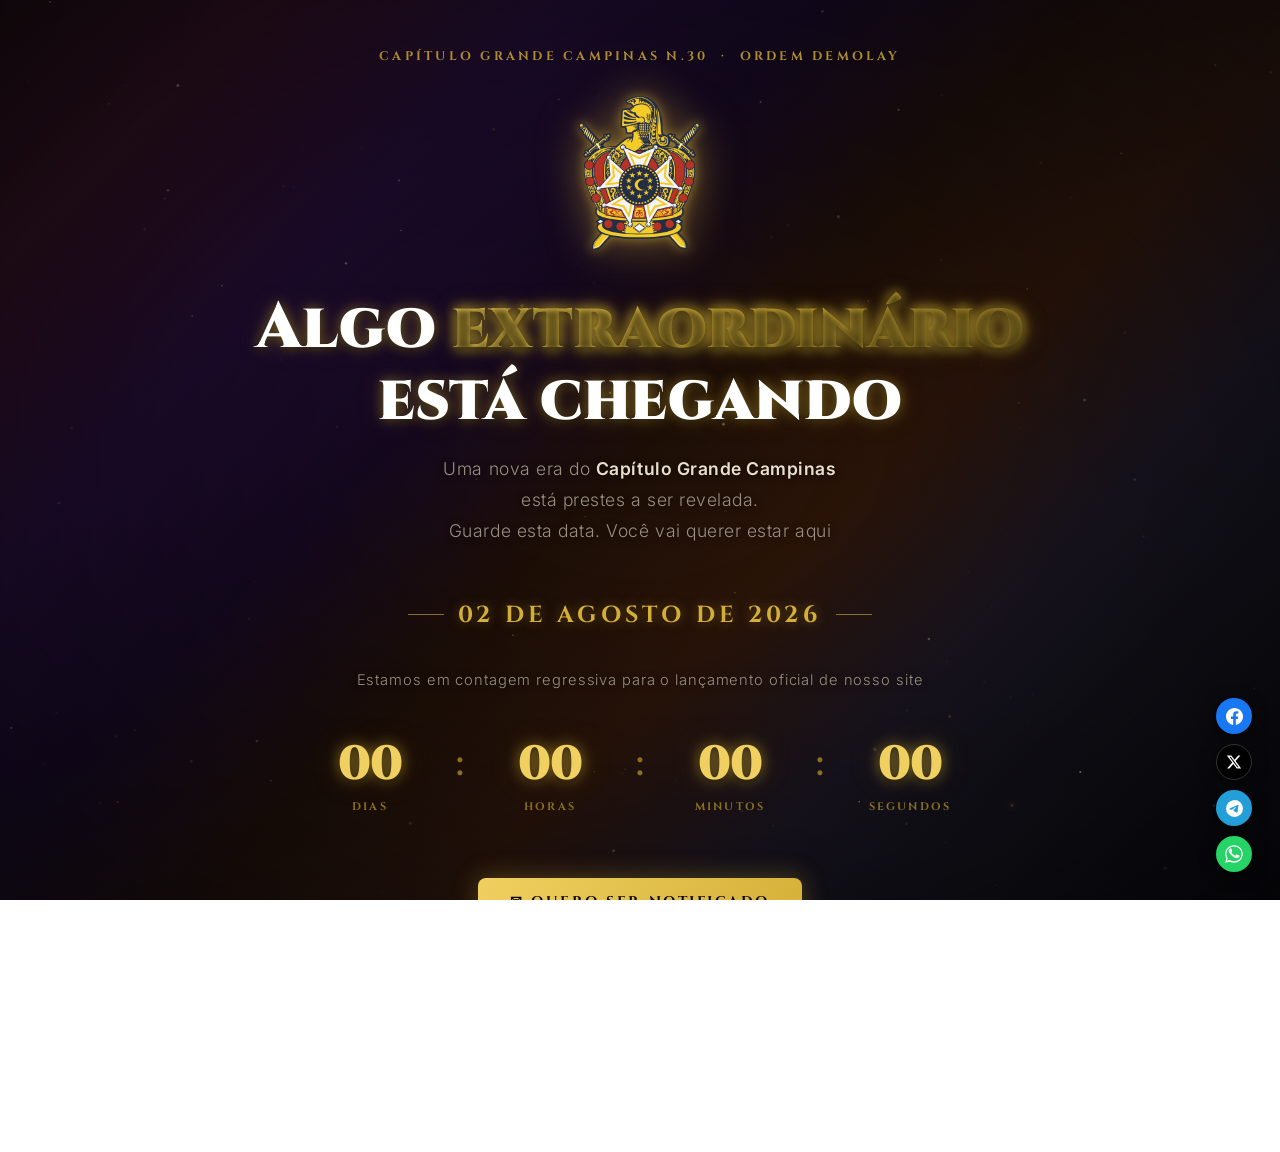
<file: index_old.html>
<!doctype html>
<html lang="pt-br">
<head>
  <meta charset="utf-8" />
  <meta name="viewport" content="width=device-width, initial-scale=1" />
  <title>CGC30 · 02.08.2026</title>
  <meta name="description" content="Algo extraordinário está prestes a chegar. O Capítulo Grande Campinas n.30 da Ordem DeMolay revelará tudo em 2 de agosto de 2026. Marque na agenda." />
  <meta property="og:title" content="CGC30 · Algo grande está chegando" />
  <meta property="og:description" content="02 de Agosto de 2026. Prepare-se." />
  <meta property="og:image" content="https://cgc30.com/assets/brasao_demolay_new.png" />
  <link rel="icon" type="image/x-icon" href="/assets/favicon.ico" />
  <link rel="icon" type="image/png" sizes="32x32" href="/assets/favicon-32x32.png" />
  <link rel="icon" type="image/png" sizes="16x16" href="/assets/favicon-16x16.png" />
  <link rel="apple-touch-icon" sizes="180x180" href="/assets/apple-touch-icon.png" />
  <link rel="preconnect" href="https://fonts.googleapis.com" />
  <link rel="preconnect" href="https://fonts.gstatic.com" crossorigin />
  <link href="https://fonts.googleapis.com/css2?family=Cinzel:wght@400;700;900&family=Inter:wght@300;400;600&display=swap" rel="stylesheet" />
  <style>
    *, *::before, *::after { box-sizing: border-box; margin: 0; padding: 0; }

    :root {
      --gold:       #d4af37;
      --gold-light: #f0d060;
      --gold-dim:   #8a7020;
      --text:       #e8e0cc;
      --muted:      #9a8e80;
    }

    html, body {
      height: 100%;
      color: var(--text);
      font-family: 'Inter', sans-serif;
      overflow-x: hidden;
    }

    body {
      /* Gradiente diagonal superior-esquerdo → inferior-direito */
      background: linear-gradient(
        135deg,
        #1a0a0a 0%,       /* vermelho muito escuro */
        #2b0d1a 12%,      /* bordô / vinho */
        #1e0b2e 26%,      /* roxo escuro */
        #150820 38%,      /* roxo/índigo profundo */
        #1c0e06 50%,      /* marrom escuro */
        #2a1408 62%,      /* marrom avermelhado */
        #1a1520 74%,      /* cinza arroxeado */
        #0f0f14 86%,      /* cinza chumbo */
        #050505 100%      /* preto */
      );
      background-attachment: fixed;
    }

    #canvas {
      position: fixed;
      inset: 0;
      z-index: 0;
      pointer-events: none;
    }

    #vignette {
      position: fixed;
      inset: 0;
      z-index: 1;
      background: radial-gradient(ellipse at center, transparent 20%, rgba(5,5,10,.55) 100%);
      pointer-events: none;
    }

    main {
      position: relative;
      z-index: 2;
      min-height: 100vh;
      display: flex;
      flex-direction: column;
      align-items: center;
      justify-content: center;
      padding: 48px 24px;
      text-align: center;
    }

    .chapter-label {
      font-family: 'Cinzel', serif;
      font-size: clamp(.6rem, 1.8vw, .78rem);
      font-weight: 700;
      letter-spacing: .26em;
      text-transform: uppercase;
      color: var(--gold);
      margin-bottom: 28px;
      opacity: .8;
    }

    .logo-wrap {
      margin-bottom: 36px;
      animation: floatY 6s ease-in-out infinite;
    }
    .logo-wrap img {
      width: min(160px, 38vw);
      height: auto;
      filter: drop-shadow(0 0 24px #d4af3755) drop-shadow(0 0 6px #d4af3799);
    }

    h1 {
      font-family: 'Cinzel', serif;
      font-weight: 900;
      font-size: clamp(1.9rem, 6.5vw, 4rem);
      line-height: 1.12;
      color: #fff;
      text-shadow:
        0 0 12px rgba(212, 175, 55, .5),
        0 0 28px rgba(212, 175, 55, .2),
        0 2px 6px rgba(0, 0, 0, .9);
      margin-bottom: 18px;
    }
    h1 em {
      font-style: normal;
      background: linear-gradient(135deg, var(--gold-light), var(--gold), var(--gold-dim));
      -webkit-background-clip: text;
      -webkit-text-fill-color: transparent;
      background-clip: text;
      /* sombra sutil — sem estouro */
      filter: drop-shadow(0 0 6px #d4af3799) drop-shadow(0 2px 4px #00000088);
    }

    .tagline {
      font-size: clamp(.88rem, 2.4vw, 1.1rem);
      color: var(--muted);
      font-weight: 300;
      letter-spacing: .03em;
      max-width: 500px;
      line-height: 1.75;
      margin-bottom: 52px;
      text-shadow: 0 1px 6px rgba(0,0,0,.7);
    }
    .tagline strong { color: var(--text); font-weight: 600; }

    .divider {
      width: 80px;
      height: 1px;
      background: linear-gradient(90deg, transparent, var(--gold), transparent);
      margin: 0 auto 48px;
    }

    .pre-countdown {
      font-size: clamp(.78rem, 2vw, .92rem);
      color: var(--muted);
      font-weight: 300;
      letter-spacing: .06em;
      margin-bottom: 52px;
      text-shadow: 0 1px 6px rgba(0,0,0,.7);
    }

    /* ── Countdown ── */
    .countdown {
      display: flex;
      gap: clamp(10px, 2.5vw, 28px);
      align-items: flex-start;
      justify-content: center;
      flex-wrap: wrap;
      margin-bottom: 24px;
    }

    .unit {
      display: flex;
      flex-direction: column;
      align-items: center;
      gap: 10px;
      min-width: clamp(68px, 15vw, 116px);
    }

    .unit-box {
      display: flex;
      align-items: center;
      justify-content: center;
    }

    .unit-num {
      font-family: 'Cinzel', serif;
      font-weight: 900;
      font-size: clamp(1.7rem, 5.5vw, 3rem);
      line-height: 1;
      color: var(--gold-light);
      text-shadow:
        0 0 14px #d4af3799,
        0 0 35px #d4af3733,
        0 2px 4px rgba(0,0,0,.8);
      letter-spacing: -.02em;
    }
    .unit-num.flip { animation: numFlip .22s ease; }

    .unit-label {
      font-family: 'Cinzel', serif;
      font-size: clamp(.52rem, 1.4vw, .68rem);
      font-weight: 700;
      letter-spacing: .2em;
      text-transform: uppercase;
      color: var(--gold-dim);
    }

    .sep {
      font-family: 'Cinzel', serif;
      font-size: clamp(1.3rem, 4vw, 2.2rem);
      font-weight: 700;
      color: var(--gold-dim);
      align-self: center;
      padding-bottom: 30px;
      animation: blink 1s step-end infinite;
    }

    .launch-date {
      font-family: 'Cinzel', serif;
      font-size: clamp(1rem, 3vw, 1.45rem);
      font-weight: 700;
      letter-spacing: .18em;
      text-transform: uppercase;
      color: var(--gold);
      display: flex;
      align-items: center;
      gap: 14px;
      margin-bottom: 40px;
      text-shadow: 0 0 12px #d4af3766;
    }
    .launch-date::before,
    .launch-date::after {
      content: '';
      display: block;
      width: 36px;
      height: 1px;
      background: var(--gold-dim);
    }

    .notify-btn {
      display: inline-flex;
      align-items: center;
      gap: 10px;
      margin-top: 36px;
      padding: 14px 32px;
      font-family: 'Cinzel', serif;
      font-size: clamp(.75rem, 2vw, .88rem);
      font-weight: 700;
      letter-spacing: .18em;
      text-transform: uppercase;
      color: #0a0608;
      background: linear-gradient(135deg, var(--gold-light), var(--gold));
      border: none;
      border-radius: 8px;
      cursor: pointer;
      box-shadow: 0 0 24px rgba(212,175,55,.35), 0 4px 16px rgba(0,0,0,.5);
      transition: box-shadow .25s, transform .2s;
    }
    .notify-btn:hover {
      box-shadow: 0 0 40px rgba(212,175,55,.55), 0 6px 20px rgba(0,0,0,.6);
      transform: translateY(-2px);
    }

    /* ── Modal ── */
    .modal-overlay {
      display: none;
      position: fixed;
      inset: 0;
      z-index: 100;
      background: rgba(5,5,10,.82);
      backdrop-filter: blur(6px);
      align-items: center;
      justify-content: center;
    }
    .modal-overlay.open { display: flex; }

    .modal-box {
      position: relative;
      width: min(560px, 94vw);
      border-radius: 16px;
      overflow: hidden;
      border: 1px solid rgba(212,175,55,.25);
      box-shadow: 0 0 0 1px rgba(212,175,55,.08), 0 24px 60px rgba(0,0,0,.8);
      animation: modalIn .25s ease;
    }
    @keyframes modalIn {
      from { transform: translateY(20px); opacity: 0; }
      to   { transform: translateY(0);    opacity: 1; }
    }

    .modal-box iframe {
      display: block;
      width: 100%;
      height: 420px;
      border: none;
    }

    .modal-close {
      position: absolute;
      top: 10px;
      right: 12px;
      background: rgba(10,6,8,.7);
      border: 1px solid rgba(212,175,55,.3);
      color: var(--gold);
      font-size: 1.1rem;
      width: 32px;
      height: 32px;
      border-radius: 50%;
      cursor: pointer;
      display: flex;
      align-items: center;
      justify-content: center;
      line-height: 1;
      transition: background .2s;
      z-index: 1;
    }
    .modal-close:hover { background: rgba(212,175,55,.2); }

    .cta-text {
      font-size: clamp(.84rem, 2.1vw, .98rem);
      color: var(--muted);
      letter-spacing: .05em;
      line-height: 1.9;
      max-width: 380px;
      text-shadow: 0 1px 6px rgba(0,0,0,.7);
    }

    footer {
      position: relative;
      z-index: 2;
      text-align: center;
      padding: 20px;
      font-size: .72rem;
      color: #3a3028;
      letter-spacing: .08em;
    }

    @keyframes floatY {
      0%, 100% { transform: translateY(0); }
      50%       { transform: translateY(-10px); }
    }
    @keyframes numFlip {
      0%   { transform: scaleY(.5) translateY(-6px); opacity: 0; }
      100% { transform: scaleY(1)  translateY(0);    opacity: 1; }
    }
    @keyframes blink {
      0%, 100% { opacity: 1; }
      50%       { opacity: .1; }
    }

    /* ── Share panel ── */
    .share-panel {
      position: fixed;
      bottom: 28px;
      right: 28px;
      z-index: 50;
      display: flex;
      flex-direction: column;
      align-items: flex-end;
      gap: 10px;
    }

    .share-item {
      display: flex;
      align-items: center;
      gap: 10px;
    }

    .share-label {
      font-family: 'Inter', sans-serif;
      font-size: .62rem;
      font-weight: 600;
      letter-spacing: .07em;
      text-transform: uppercase;
      color: #fff;
      background: rgba(10,6,8,.75);
      padding: 4px 10px;
      border-radius: 6px;
      white-space: nowrap;
      opacity: 0;
      transform: translateX(6px);
      transition: opacity .2s, transform .2s;
      pointer-events: none;
      backdrop-filter: blur(4px);
    }

    .share-item:hover .share-label {
      opacity: 1;
      transform: translateX(0);
    }

    .share-btn {
      width: 36px;
      height: 36px;
      border-radius: 50%;
      color: #fff;
      display: flex;
      align-items: center;
      justify-content: center;
      box-shadow: 0 4px 16px rgba(0,0,0,.5);
      transition: transform .2s, box-shadow .2s;
      flex-shrink: 0;
    }
    .share-btn:hover {
      transform: scale(1.12);
      box-shadow: 0 6px 24px rgba(0,0,0,.6);
    }
    .share-btn.wa  { background: #25d366; }
    .share-btn.tg  { background: #229ED9; }
    .share-btn.x   { background: #000; border: 1px solid #333; }
    .share-btn.fb  { background: #1877F2; }

    /* fechar modal clicando fora */
    .modal-overlay { cursor: pointer; }
    .modal-box { cursor: default; }

    @media (max-width: 480px) {
      .sep { display: none; }
      .unit { min-width: 64px; }
    }
  </style>
</head>
<body>

  <canvas id="canvas"></canvas>
  <div id="vignette"></div>

  <main>
    <p class="chapter-label">Capítulo Grande Campinas n.30 &nbsp;·&nbsp; Ordem DeMolay</p>

    <div class="logo-wrap">
      <img src="assets/demolay-brasao.png" alt="Brasão da Ordem DeMolay" />
    </div>

    <h1>Algo <em>extraordinário</em><br>está chegando</h1>

    <p class="tagline">
      Uma nova era do <strong>Capítulo Grande Campinas</strong><br>
      está prestes a ser revelada.<br>
      Guarde esta data. Você vai querer estar aqui
    </p>

    <p class="launch-date">02 de Agosto de 2026</p>

    <p class="pre-countdown">Estamos em contagem regressiva para o lançamento oficial de nosso site</p>

    <div class="countdown" role="timer" aria-label="Contagem regressiva para o lançamento">
      <div class="unit">
        <div class="unit-box"><span class="unit-num" id="cd-days">00</span></div>
        <span class="unit-label">Dias</span>
      </div>
      <span class="sep" aria-hidden="true">:</span>
      <div class="unit">
        <div class="unit-box"><span class="unit-num" id="cd-hours">00</span></div>
        <span class="unit-label">Horas</span>
      </div>
      <span class="sep" aria-hidden="true">:</span>
      <div class="unit">
        <div class="unit-box"><span class="unit-num" id="cd-mins">00</span></div>
        <span class="unit-label">Minutos</span>
      </div>
      <span class="sep" aria-hidden="true">:</span>
      <div class="unit">
        <div class="unit-box"><span class="unit-num" id="cd-secs">00</span></div>
        <span class="unit-label">Segundos</span>
      </div>
    </div>

    <button class="notify-btn" onclick="document.getElementById('notifyModal').classList.add('open')">
      ✉ Quero Ser Notificado
    </button>

    <p class="cta-text" style="margin-top: 36px;">
      Marque na agenda.<br>
      Compartilhe com quem importa.<br>
      <strong style="color:var(--gold); text-shadow: 0 0 10px #d4af3766;">O Capítulo começa aqui.</strong>
    </p>
  </main>

  <!-- Modal de inscrição -->
  <div class="modal-overlay" id="notifyModal">
    <div class="modal-box">
      <button class="modal-close" onclick="document.getElementById('notifyModal').classList.remove('open')" aria-label="Fechar">✕</button>
      <iframe
        src="https://9365c647.sibforms.com/serve/[base64]"
        scrolling="auto"
        allowfullscreen
        title="Formulário de notificação CGC30">
      </iframe>
    </div>
  </div>

  <!-- Painel de compartilhamento -->
  <div class="share-panel">

    <!-- Facebook -->
    <div class="share-item">
      <span class="share-label">Facebook</span>
      <a href="https://www.facebook.com/sharer/sharer.php?u=https%3A%2F%2Fcgc30.com%2F"
         target="_blank" rel="noopener" class="share-btn fb" aria-label="Compartilhar no Facebook">
        <svg xmlns="http://www.w3.org/2000/svg" viewBox="0 0 24 24" width="17" height="17" fill="currentColor">
          <path d="M24 12.073C24 5.405 18.627 0 12 0S0 5.405 0 12.073C0 18.1 4.388 23.094 10.125 24v-8.437H7.078v-3.49h3.047V9.41c0-3.025 1.792-4.697 4.533-4.697 1.312 0 2.686.236 2.686.236v2.97h-1.513c-1.491 0-1.956.93-1.956 1.886v2.268h3.328l-.532 3.49h-2.796V24C19.612 23.094 24 18.1 24 12.073z"/>
        </svg>
      </a>
    </div>

    <!-- X (Twitter) -->
    <div class="share-item">
      <span class="share-label">X (Twitter)</span>
      <a href="https://x.com/intent/tweet?text=Algo%20extraordin%C3%A1rio%20est%C3%A1%20chegando%20em%202%20de%20agosto%20de%202026.&url=https%3A%2F%2Fcgc30.com%2F"
         target="_blank" rel="noopener" class="share-btn x" aria-label="Compartilhar no X">
        <svg xmlns="http://www.w3.org/2000/svg" viewBox="0 0 24 24" width="16" height="16" fill="currentColor">
          <path d="M18.244 2.25h3.308l-7.227 8.26 8.502 11.24H16.17l-5.214-6.817L4.99 21.75H1.68l7.73-8.835L1.254 2.25H8.08l4.713 6.231zm-1.161 17.52h1.833L7.084 4.126H5.117z"/>
        </svg>
      </a>
    </div>

    <!-- Telegram -->
    <div class="share-item">
      <span class="share-label">Telegram</span>
      <a href="https://t.me/share/url?url=https%3A%2F%2Fcgc30.com%2F&text=Algo%20extraordin%C3%A1rio%20est%C3%A1%20chegando%20em%202%20de%20agosto%20de%202026."
         target="_blank" rel="noopener" class="share-btn tg" aria-label="Compartilhar no Telegram">
        <svg xmlns="http://www.w3.org/2000/svg" viewBox="0 0 24 24" width="17" height="17" fill="currentColor">
          <path d="M11.944 0A12 12 0 0 0 0 12a12 12 0 0 0 12 12 12 12 0 0 0 12-12A12 12 0 0 0 12 0a12 12 0 0 0-.056 0zm4.962 7.224c.1-.002.321.023.465.14a.506.506 0 0 1 .171.325c.016.093.036.306.02.472-.18 1.898-.962 6.502-1.36 8.627-.168.9-.499 1.201-.82 1.23-.696.065-1.225-.46-1.9-.902-1.056-.693-1.653-1.124-2.678-1.8-1.185-.78-.417-1.21.258-1.91.177-.184 3.247-2.977 3.307-3.23.007-.032.014-.15-.056-.212s-.174-.041-.249-.024c-.106.024-1.793 1.14-5.061 3.345-.48.33-.913.49-1.302.48-.428-.008-1.252-.241-1.865-.44-.752-.245-1.349-.374-1.297-.789.027-.216.325-.437.893-.663 3.498-1.524 5.83-2.529 6.998-3.014 3.332-1.386 4.025-1.627 4.476-1.635z"/>
        </svg>
      </a>
    </div>

    <!-- WhatsApp -->
    <div class="share-item">
      <span class="share-label">WhatsApp</span>
      <a href="https://wa.me/?text=Algo%20extraordin%C3%A1rio%20est%C3%A1%20chegando%20em%202%20de%20agosto%20de%202026.%20Confira%3A%20https%3A%2F%2Fcgc30.com%2F"
         target="_blank" rel="noopener" class="share-btn wa" aria-label="Compartilhar no WhatsApp">
        <svg xmlns="http://www.w3.org/2000/svg" viewBox="0 0 32 32" width="18" height="18" fill="currentColor">
          <path d="M16 .4C7.4.4.4 7.4.4 16c0 2.8.7 5.4 2 7.7L.4 31.6l8.2-2c2.2 1.2 4.7 1.8 7.4 1.8 8.6 0 15.6-7 15.6-15.6S24.6.4 16 .4zm0 28.5c-2.5 0-4.9-.7-7-1.9l-.5-.3-5 1.3 1.3-4.8-.3-.5C3.2 21 2.5 18.6 2.5 16 2.5 8.5 8.5 2.5 16 2.5S29.5 8.5 29.5 16 23.5 28.9 16 28.9zm8.5-10.7c-.5-.2-2.8-1.4-3.2-1.5-.4-.2-.7-.2-1 .2s-1.1 1.5-1.4 1.8c-.3.3-.5.3-1 .1-.5-.2-2-.7-3.8-2.3-1.4-1.2-2.3-2.7-2.6-3.2-.3-.5 0-.7.2-.9l.7-.8c.2-.3.3-.5.4-.8.1-.3 0-.6-.1-.8-.1-.2-1-2.4-1.4-3.3-.4-.9-.7-.7-1-.7h-.8c-.3 0-.8.1-1.2.6s-1.6 1.6-1.6 3.8 1.7 4.4 1.9 4.7c.2.3 3.3 5 8 7 1.1.5 2 .8 2.7 1 1.1.3 2.2.3 3 .2.9-.1 2.8-1.1 3.2-2.2.4-1.1.4-2 .3-2.2-.2-.2-.5-.3-.9-.5z"/>
        </svg>
      </a>
    </div>

  </div>

  <footer>
    &copy; 2026 Capítulo Grande Campinas n.30 &nbsp;&middot;&nbsp; Ordem DeMolay
  </footer>

  <script>
    /* ── Countdown ── */
    const LAUNCH = new Date('2026-08-02T00:00:00-03:00').getTime();
    const els = {
      days:  document.getElementById('cd-days'),
      hours: document.getElementById('cd-hours'),
      mins:  document.getElementById('cd-mins'),
      secs:  document.getElementById('cd-secs'),
    };

    function pad(n) { return String(Math.max(0, n)).padStart(2, '0'); }

    function flip(el, val) {
      if (el.textContent !== val) {
        el.textContent = val;
        el.classList.remove('flip');
        void el.offsetWidth;
        el.classList.add('flip');
      }
    }

    function tick() {
      const diff  = Math.max(0, LAUNCH - Date.now());
      const days  = Math.floor(diff / 86400000);
      const hours = Math.floor((diff % 86400000) / 3600000);
      const mins  = Math.floor((diff % 3600000)  / 60000);
      const secs  = Math.floor((diff % 60000)    / 1000);
      flip(els.days,  pad(days));
      flip(els.hours, pad(hours));
      flip(els.mins,  pad(mins));
      flip(els.secs,  pad(secs));
    }
    tick();
    setInterval(tick, 1000);

    /* ── Modal: fechar ao clicar fora ── */
    document.getElementById('notifyModal').addEventListener('click', function(e) {
      if (e.target === this) this.classList.remove('open');
    });

    /* ── Particle field ── */
    (function () {
      const cv  = document.getElementById('canvas');
      const ctx = cv.getContext('2d');
      const GOLD  = [212, 175, 55];
      const WHITE = [255, 248, 220];
      let W, H, stars = [];

      function resize() {
        W = cv.width  = window.innerWidth;
        H = cv.height = window.innerHeight;
      }

      function rand(a, b) { return a + Math.random() * (b - a); }

      function init() {
        stars = [];
        const n = Math.min(220, Math.floor(W * H / 7500));
        for (let i = 0; i < n; i++) {
          stars.push({
            x:  rand(0, W),
            y:  rand(0, H),
            r:  rand(.25, 1.7),
            a:  rand(.04, .55),
            dx: rand(-.04, .04),
            dy: rand(-.05, -.015),
            tw: rand(0, Math.PI * 2),
            ts: rand(.008, .035),
            c:  Math.random() > .28 ? WHITE : GOLD,
          });
        }
      }

      function draw() {
        ctx.clearRect(0, 0, W, H);
        for (const s of stars) {
          s.tw += s.ts;
          const a = s.a * (.55 + .45 * Math.sin(s.tw));
          const [r, g, b] = s.c;

          if (s.c === GOLD && a > .25) {
            const grd = ctx.createRadialGradient(s.x, s.y, 0, s.x, s.y, s.r * 6);
            grd.addColorStop(0, `rgba(${r},${g},${b},${(a * .35).toFixed(3)})`);
            grd.addColorStop(1, 'rgba(0,0,0,0)');
            ctx.beginPath();
            ctx.arc(s.x, s.y, s.r * 6, 0, Math.PI * 2);
            ctx.fillStyle = grd;
            ctx.fill();
          }

          ctx.beginPath();
          ctx.arc(s.x, s.y, s.r, 0, Math.PI * 2);
          ctx.fillStyle = `rgba(${r},${g},${b},${a.toFixed(3)})`;
          ctx.fill();

          s.x += s.dx;
          s.y += s.dy;
          if (s.y < -2)    s.y = H + 2;
          if (s.x < -2)    s.x = W + 2;
          if (s.x > W + 2) s.x = -2;
        }
        requestAnimationFrame(draw);
      }

      resize();
      init();
      draw();
      window.addEventListener('resize', () => { resize(); init(); });
    })();
  </script>
</body>
</html>
</file>
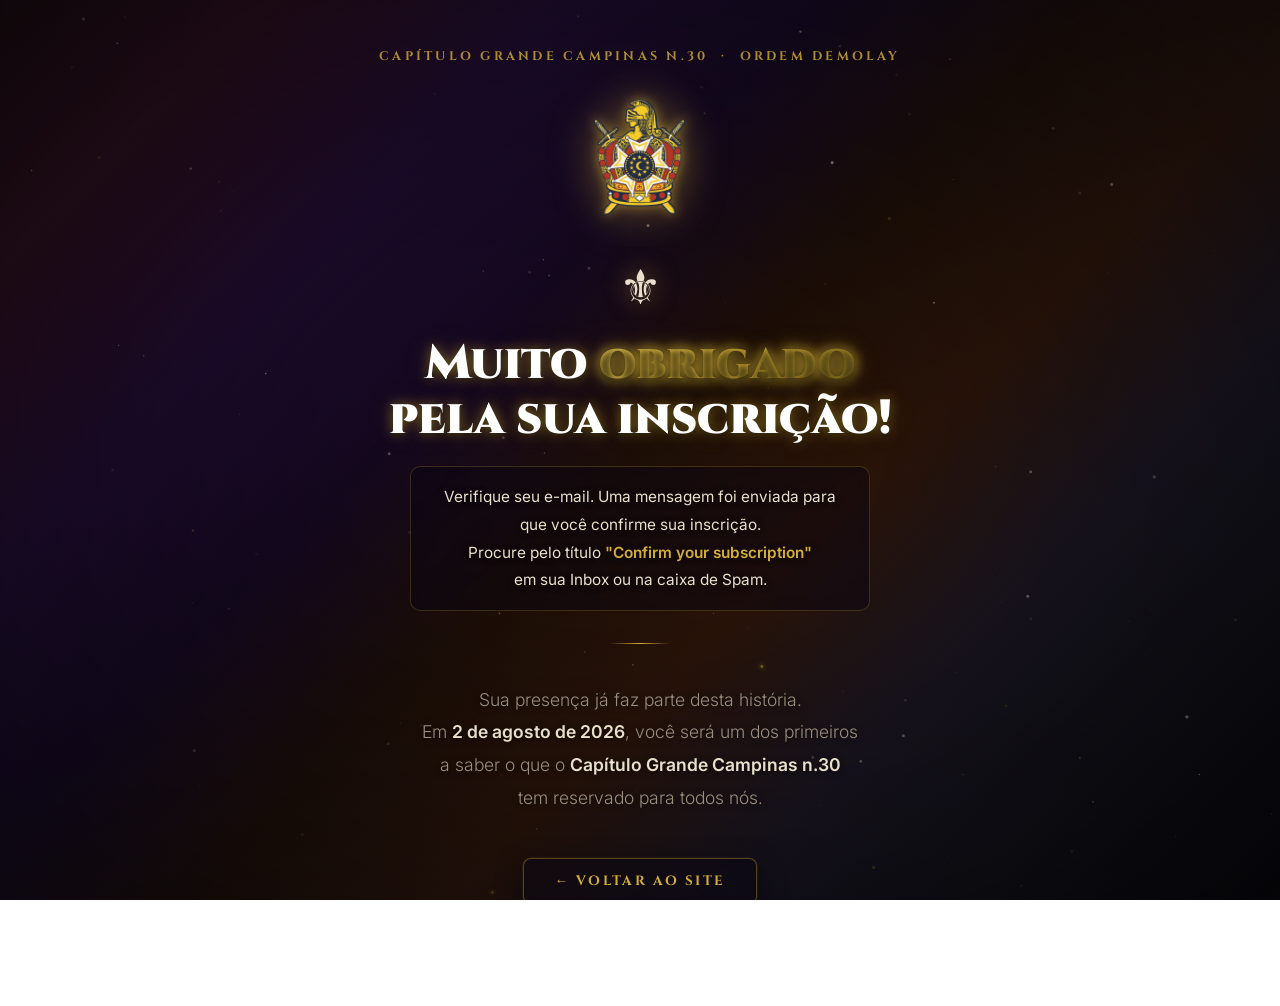
<file: obrigado.html>
<!doctype html>
<html lang="pt-br">
<head>
  <meta charset="utf-8" />
  <meta name="viewport" content="width=device-width, initial-scale=1" />
  <title>CGC30 · Obrigado!</title>
  <link rel="icon" type="image/x-icon" href="/assets/favicon.ico" />
  <link rel="icon" type="image/png" sizes="32x32" href="/assets/favicon-32x32.png" />
  <link rel="icon" type="image/png" sizes="16x16" href="/assets/favicon-16x16.png" />
  <link rel="apple-touch-icon" sizes="180x180" href="/assets/apple-touch-icon.png" />
  <link rel="preconnect" href="https://fonts.googleapis.com" />
  <link rel="preconnect" href="https://fonts.gstatic.com" crossorigin />
  <link href="https://fonts.googleapis.com/css2?family=Cinzel:wght@400;700;900&family=Inter:wght@300;400;600&display=swap" rel="stylesheet" />
  <style>
    *, *::before, *::after { box-sizing: border-box; margin: 0; padding: 0; }

    :root {
      --gold:       #d4af37;
      --gold-light: #f0d060;
      --gold-dim:   #8a7020;
      --text:       #e8e0cc;
      --muted:      #9a8e80;
    }

    html, body {
      height: 100%;
      color: var(--text);
      font-family: 'Inter', sans-serif;
      overflow-x: hidden;
    }

    body {
      background: linear-gradient(
        135deg,
        #1a0a0a 0%,
        #2b0d1a 12%,
        #1e0b2e 26%,
        #150820 38%,
        #1c0e06 50%,
        #2a1408 62%,
        #1a1520 74%,
        #0f0f14 86%,
        #050505 100%
      );
      background-attachment: fixed;
    }

    #canvas {
      position: fixed;
      inset: 0;
      z-index: 0;
      pointer-events: none;
    }

    #vignette {
      position: fixed;
      inset: 0;
      z-index: 1;
      background: radial-gradient(ellipse at center, transparent 20%, rgba(5,5,10,.55) 100%);
      pointer-events: none;
    }

    main {
      position: relative;
      z-index: 2;
      min-height: 100vh;
      display: flex;
      flex-direction: column;
      align-items: center;
      justify-content: center;
      padding: 48px 24px;
      text-align: center;
    }

    .chapter-label {
      font-family: 'Cinzel', serif;
      font-size: clamp(.6rem, 1.8vw, .78rem);
      font-weight: 700;
      letter-spacing: .26em;
      text-transform: uppercase;
      color: var(--gold);
      margin-bottom: 32px;
      opacity: .8;
    }

    .logo-wrap {
      margin-bottom: 36px;
      animation: floatY 6s ease-in-out infinite;
    }
    .logo-wrap img {
      width: min(120px, 30vw);
      height: auto;
      filter: drop-shadow(0 0 24px #d4af3755) drop-shadow(0 0 6px #d4af3799);
    }

    .check {
      font-size: clamp(2rem, 6vw, 3rem);
      margin-bottom: 20px;
      filter: drop-shadow(0 0 12px #d4af3788);
    }

    h1 {
      font-family: 'Cinzel', serif;
      font-weight: 900;
      font-size: clamp(1.6rem, 5vw, 3rem);
      line-height: 1.15;
      color: #fff;
      text-shadow:
        0 0 12px rgba(212, 175, 55, .5),
        0 0 28px rgba(212, 175, 55, .2),
        0 2px 6px rgba(0, 0, 0, .9);
      margin-bottom: 20px;
    }

    h1 em {
      font-style: normal;
      background: linear-gradient(135deg, var(--gold-light), var(--gold), var(--gold-dim));
      -webkit-background-clip: text;
      -webkit-text-fill-color: transparent;
      background-clip: text;
      filter: drop-shadow(0 0 6px #d4af3799) drop-shadow(0 2px 4px #00000088);
    }

    .message {
      font-size: clamp(.9rem, 2.4vw, 1.1rem);
      color: var(--muted);
      font-weight: 300;
      line-height: 1.85;
      max-width: 480px;
      margin-bottom: 44px;
      text-shadow: 0 1px 6px rgba(0,0,0,.7);
    }
    .message strong { color: var(--text); font-weight: 600; }

    .confirm-notice {
      font-size: clamp(.82rem, 2.1vw, .96rem);
      color: var(--text);
      font-weight: 400;
      line-height: 1.8;
      max-width: 460px;
      margin-bottom: 32px;
      padding: 16px 22px;
      border: 1px solid rgba(212,175,55,.22);
      border-radius: 10px;
      background: rgba(10,6,18,.45);
      backdrop-filter: blur(6px);
      text-shadow: 0 1px 6px rgba(0,0,0,.7);
    }
    .confirm-notice strong {
      color: var(--gold);
      font-weight: 600;
    }

    .divider {
      width: 60px;
      height: 1px;
      background: linear-gradient(90deg, transparent, var(--gold), transparent);
      margin: 0 auto 40px;
    }

    .back-btn {
      display: inline-flex;
      align-items: center;
      gap: 10px;
      padding: 13px 30px;
      font-family: 'Cinzel', serif;
      font-size: clamp(.72rem, 1.8vw, .84rem);
      font-weight: 700;
      letter-spacing: .18em;
      text-transform: uppercase;
      color: var(--gold);
      border: 1px solid rgba(212,175,55,.35);
      border-radius: 8px;
      text-decoration: none;
      background: rgba(10,6,18,.5);
      backdrop-filter: blur(6px);
      box-shadow: 0 0 0 1px rgba(212,175,55,.08), 0 8px 28px rgba(0,0,0,.45);
      transition: border-color .25s, box-shadow .25s, transform .2s;
    }
    .back-btn:hover {
      border-color: rgba(212,175,55,.7);
      box-shadow: 0 0 20px rgba(212,175,55,.2), 0 10px 32px rgba(0,0,0,.55);
      transform: translateY(-2px);
    }

    footer {
      position: relative;
      z-index: 2;
      text-align: center;
      padding: 20px;
      font-size: .72rem;
      color: #3a3028;
      letter-spacing: .08em;
    }

    @keyframes floatY {
      0%, 100% { transform: translateY(0); }
      50%       { transform: translateY(-10px); }
    }
  </style>
</head>
<body>

  <canvas id="canvas"></canvas>
  <div id="vignette"></div>

  <main>
    <p class="chapter-label">Capítulo Grande Campinas n.30 &nbsp;·&nbsp; Ordem DeMolay</p>

    <div class="logo-wrap">
      <img src="assets/demolay-brasao.png" alt="Brasão da Ordem DeMolay" />
    </div>

    <div class="check">⚜</div>

    <h1>Muito <em>obrigado</em><br>pela sua inscrição!</h1>

    <p class="confirm-notice">
      Verifique seu e-mail. Uma mensagem foi enviada para que você confirme sua inscrição.<br>
      Procure pelo título <strong>"Confirm your subscription"</strong><br>
      em sua Inbox ou na caixa de Spam.
    </p>

    <div class="divider"></div>

    <p class="message">
      Sua presença já faz parte desta história.<br>
      Em <strong>2 de agosto de 2026</strong>, você será um dos primeiros<br>
      a saber o que o <strong>Capítulo Grande Campinas n.30</strong><br>
      tem reservado para todos nós.
    </p>

    <a href="/index.html" class="back-btn">
      ← Voltar ao site
    </a>
  </main>

  <footer>
    &copy; 2026 Capítulo Grande Campinas n.30 &nbsp;&middot;&nbsp; Ordem DeMolay
  </footer>

  <script>
    /* ── Particle field ── */
    (function () {
      const cv  = document.getElementById('canvas');
      const ctx = cv.getContext('2d');
      const GOLD  = [212, 175, 55];
      const WHITE = [255, 248, 220];
      let W, H, stars = [];

      function resize() {
        W = cv.width  = window.innerWidth;
        H = cv.height = window.innerHeight;
      }

      function rand(a, b) { return a + Math.random() * (b - a); }

      function init() {
        stars = [];
        const n = Math.min(180, Math.floor(W * H / 7500));
        for (let i = 0; i < n; i++) {
          stars.push({
            x:  rand(0, W),
            y:  rand(0, H),
            r:  rand(.25, 1.7),
            a:  rand(.04, .55),
            dx: rand(-.04, .04),
            dy: rand(-.05, -.015),
            tw: rand(0, Math.PI * 2),
            ts: rand(.008, .035),
            c:  Math.random() > .28 ? WHITE : GOLD,
          });
        }
      }

      function draw() {
        ctx.clearRect(0, 0, W, H);
        for (const s of stars) {
          s.tw += s.ts;
          const a = s.a * (.55 + .45 * Math.sin(s.tw));
          const [r, g, b] = s.c;

          if (s.c === GOLD && a > .25) {
            const grd = ctx.createRadialGradient(s.x, s.y, 0, s.x, s.y, s.r * 6);
            grd.addColorStop(0, `rgba(${r},${g},${b},${(a * .35).toFixed(3)})`);
            grd.addColorStop(1, 'rgba(0,0,0,0)');
            ctx.beginPath();
            ctx.arc(s.x, s.y, s.r * 6, 0, Math.PI * 2);
            ctx.fillStyle = grd;
            ctx.fill();
          }

          ctx.beginPath();
          ctx.arc(s.x, s.y, s.r, 0, Math.PI * 2);
          ctx.fillStyle = `rgba(${r},${g},${b},${a.toFixed(3)})`;
          ctx.fill();

          s.x += s.dx;
          s.y += s.dy;
          if (s.y < -2)    s.y = H + 2;
          if (s.x < -2)    s.x = W + 2;
          if (s.x > W + 2) s.x = -2;
        }
        requestAnimationFrame(draw);
      }

      resize();
      init();
      draw();
      window.addEventListener('resize', () => { resize(); init(); });
    })();
  </script>
</body>
</html>
</file>
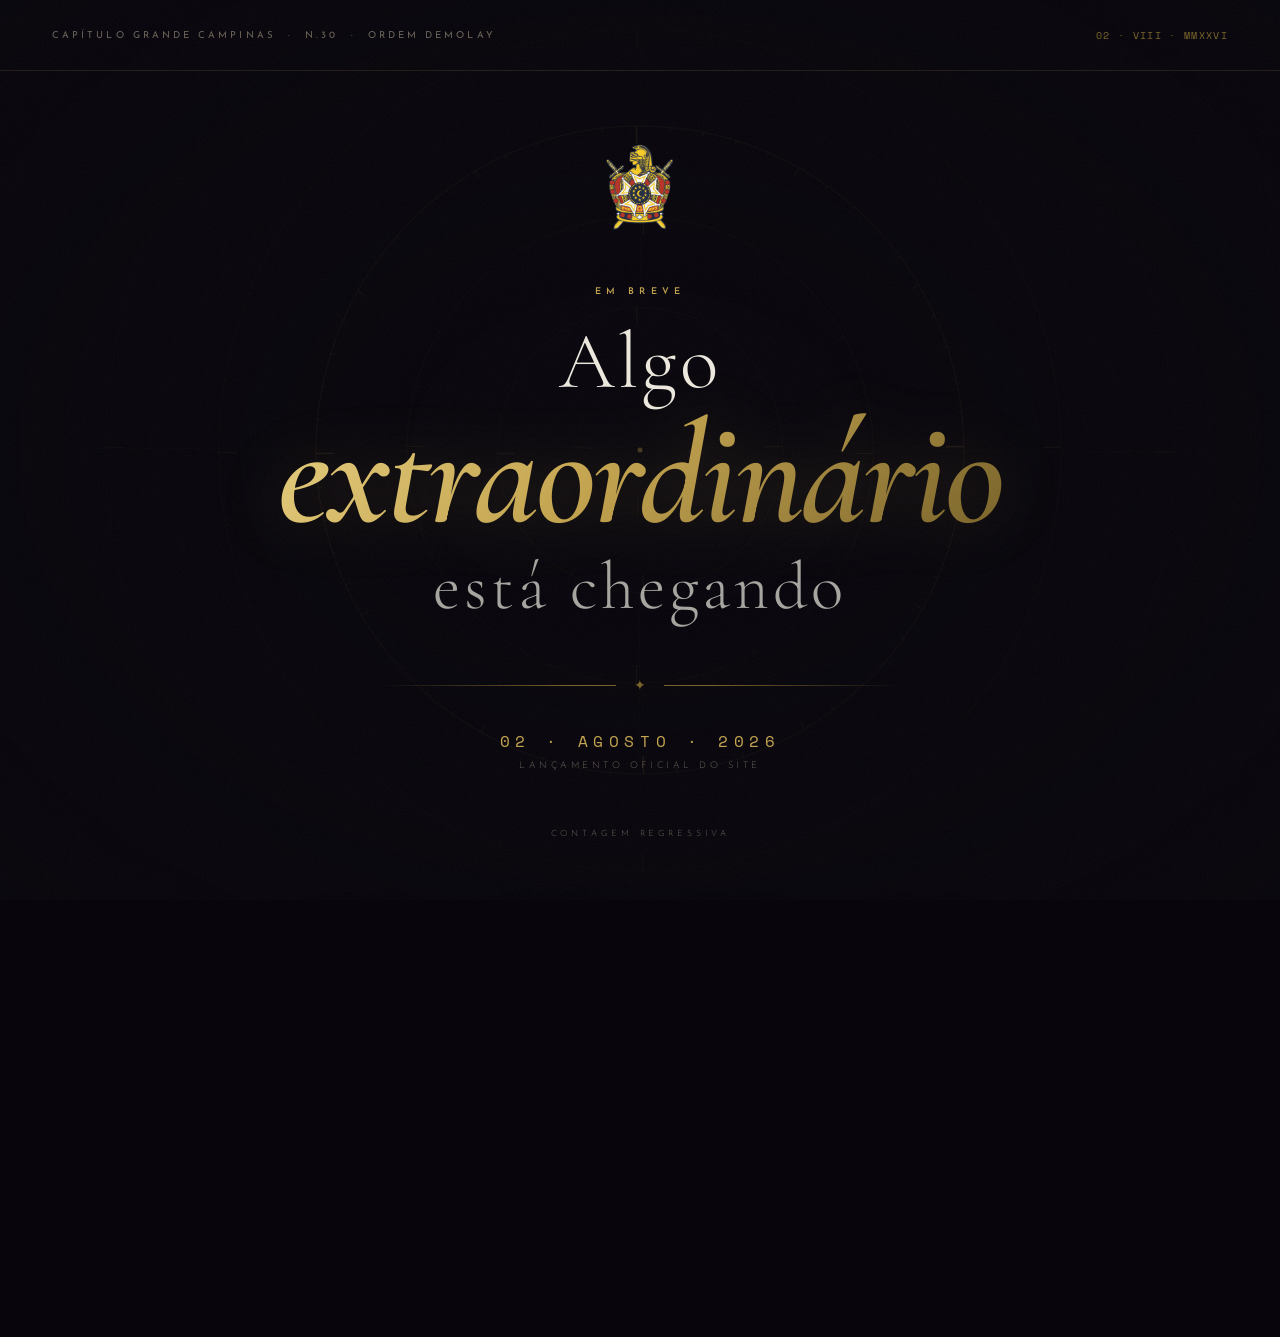
<file: soon.html>
<!doctype html>
<html lang="pt-br">
<head>
  <meta charset="utf-8" />
  <meta name="viewport" content="width=device-width, initial-scale=1" />
  <title>CGC30 · 02.08.2026</title>
  <meta name="description" content="Algo extraordinário está prestes a chegar. O Capítulo Grande Campinas n.30 da Ordem DeMolay revelará tudo em 2 de agosto de 2026. Marque na agenda." />
  <meta property="og:title" content="CGC30 · Algo grande está chegando" />
  <meta property="og:description" content="02 de Agosto de 2026. Prepare-se." />
  <meta property="og:image" content="https://cgc30.com/assets/brasao_demolay_new.png" />
  <link rel="icon" type="image/x-icon" href="/assets/favicon.ico" />
  <link rel="icon" type="image/png" sizes="32x32" href="/assets/favicon-32x32.png" />
  <link rel="icon" type="image/png" sizes="16x16" href="/assets/favicon-16x16.png" />
  <link rel="apple-touch-icon" sizes="180x180" href="/assets/apple-touch-icon.png" />
  <link rel="preconnect" href="https://fonts.googleapis.com" />
  <link rel="preconnect" href="https://fonts.gstatic.com" crossorigin />
  <link href="https://fonts.googleapis.com/css2?family=Cormorant+Garamond:ital,wght@0,300;0,400;0,600;0,700;1,300;1,400;1,600;1,700&family=Space+Mono:ital,wght@0,400;0,700;1,400&family=Josefin+Sans:wght@200;300;400;600&display=swap" rel="stylesheet" />

  <style>
    *, *::before, *::after { box-sizing: border-box; margin: 0; padding: 0; }

    :root {
      --bg:        #08060c;
      --gold:      #c4a44e;
      --gold-lt:   #e8d080;
      --gold-dk:   #786228;
      --cream:     #ede9df;
      --muted:     #6a6258;
      --border:    rgba(196, 164, 78, .15);
      --border-hi: rgba(196, 164, 78, .28);
    }

    html, body { height: 100%; overflow-x: hidden; }

    body {
      background: var(--bg);
      color: var(--cream);
      font-family: 'Josefin Sans', sans-serif;
      min-height: 100vh;
    }

    /* ── Grain noise overlay ── */
    body::after {
      content: '';
      position: fixed;
      inset: 0;
      z-index: 900;
      pointer-events: none;
      opacity: .045;
      background-image: url("data:image/svg+xml,%3Csvg xmlns='http://www.w3.org/2000/svg' width='250' height='250'%3E%3Cfilter id='n'%3E%3CfeTurbulence type='fractalNoise' baseFrequency='.82' numOctaves='4' stitchTiles='stitch'/%3E%3CfeColorMatrix type='saturate' values='0'/%3E%3C/filter%3E%3Crect width='250' height='250' filter='url(%23n)'/%3E%3C/svg%3E");
    }

    /* ── Canvas ── */
    #bg-canvas {
      position: fixed;
      inset: 0;
      z-index: 0;
      pointer-events: none;
    }

    /* ── Vignette ── */
    .vignette {
      position: fixed;
      inset: 0;
      z-index: 1;
      background: radial-gradient(ellipse at 50% 50%, transparent 25%, rgba(8,6,12,.65) 100%);
      pointer-events: none;
    }

    /* ── Page grid ── */
    .page {
      position: relative;
      z-index: 2;
      min-height: 100vh;
      display: grid;
      grid-template-rows: auto 1fr auto;
    }

    /* ── Top bar ── */
    .topbar {
      padding: 28px 52px;
      display: flex;
      align-items: center;
      justify-content: space-between;
      border-bottom: 1px solid var(--border);
      opacity: 0;
      animation: fadeUp .7s ease .05s forwards;
    }

    .topbar-left {
      font-size: .6rem;
      font-weight: 400;
      letter-spacing: .32em;
      text-transform: uppercase;
      color: var(--muted);
    }

    .topbar-right {
      font-family: 'Space Mono', monospace;
      font-size: .6rem;
      letter-spacing: .14em;
      color: var(--gold-dk);
    }

    /* ── Main ── */
    main {
      display: flex;
      flex-direction: column;
      align-items: center;
      justify-content: center;
      padding: 72px 40px 80px;
      text-align: center;
    }

    /* ── Emblem ── */
    .emblem {
      margin-bottom: 52px;
      opacity: 0;
      animation: fadeUp .9s ease .25s forwards;
    }
    .emblem img {
      width: min(88px, 24vw);
      height: auto;
      animation: glowPulse 4s ease-in-out infinite;
    }
    @keyframes glowPulse {
      0%, 100% {
        filter: saturate(.7) sepia(.25) brightness(1.05)
                drop-shadow(0 0 18px rgba(196,164,78,.22))
                drop-shadow(0 0 5px rgba(196,164,78,.15));
      }
      50% {
        filter: saturate(.85) sepia(.15) brightness(1.18)
                drop-shadow(0 0 36px rgba(196,164,78,.42))
                drop-shadow(0 0 10px rgba(196,164,78,.3));
      }
    }

    /* ── Eyebrow ── */
    .eyebrow {
      font-size: .58rem;
      font-weight: 600;
      letter-spacing: .55em;
      text-transform: uppercase;
      color: var(--gold);
      margin-bottom: 20px;
      opacity: 0;
      animation: fadeUp .75s ease .4s forwards;
    }

    /* ── Headline ── */
    h1 {
      margin-bottom: 44px;
      opacity: 0;
      animation: fadeUp 1s ease .5s forwards;
      line-height: 1;
    }

    .h1-plain {
      display: block;
      font-family: 'Cormorant Garamond', serif;
      font-weight: 300;
      font-size: clamp(2.2rem, 6.5vw, 5rem);
      color: var(--cream);
      letter-spacing: .04em;
      line-height: 1.15;
    }

    .h1-hero {
      display: block;
      font-family: 'Cormorant Garamond', serif;
      font-weight: 600;
      font-style: italic;
      font-size: clamp(3.8rem, 11.5vw, 9.5rem);
      line-height: .9;
      letter-spacing: -.02em;
      background: linear-gradient(135deg, var(--gold-lt) 0%, var(--gold) 45%, var(--gold-dk) 100%);
      -webkit-background-clip: text;
      -webkit-text-fill-color: transparent;
      background-clip: text;
      filter: drop-shadow(0 0 30px rgba(196,164,78,.2));
    }

    .h1-sub {
      display: block;
      font-family: 'Cormorant Garamond', serif;
      font-weight: 300;
      font-size: clamp(1.8rem, 5.5vw, 4.2rem);
      color: rgba(237, 233, 223, .7);
      letter-spacing: .06em;
      line-height: 1.4;
    }

    /* ── Ornament divider ── */
    .ornament {
      display: flex;
      align-items: center;
      gap: 18px;
      width: min(520px, 88vw);
      margin-bottom: 36px;
      opacity: 0;
      animation: fadeUp .75s ease .7s forwards;
    }
    .ornament-line {
      flex: 1;
      height: 1px;
      background: linear-gradient(90deg, transparent, var(--gold-dk) 80%);
    }
    .ornament-line.rev {
      background: linear-gradient(270deg, transparent, var(--gold-dk) 80%);
    }
    .ornament-glyph {
      font-family: 'Cormorant Garamond', serif;
      font-size: .9rem;
      color: var(--gold-dk);
      line-height: 1;
      flex-shrink: 0;
    }

    /* ── Date ── */
    .launch-date {
      font-family: 'Space Mono', monospace;
      font-size: clamp(.75rem, 2.2vw, 1rem);
      letter-spacing: .35em;
      color: var(--gold);
      text-transform: uppercase;
      margin-bottom: 8px;
      opacity: 0;
      animation: fadeUp .75s ease .78s forwards;
    }

    .launch-note {
      font-size: .58rem;
      font-weight: 300;
      letter-spacing: .38em;
      text-transform: uppercase;
      color: var(--muted);
      margin-bottom: 60px;
      opacity: 0;
      animation: fadeUp .75s ease .85s forwards;
    }

    /* ── Countdown ── */
    .countdown-section {
      margin-bottom: 60px;
      opacity: 0;
      animation: fadeUp .85s ease .95s forwards;
    }

    .cd-label {
      font-size: .54rem;
      font-weight: 300;
      letter-spacing: .45em;
      text-transform: uppercase;
      color: var(--muted);
      margin-bottom: 30px;
    }

    .countdown {
      display: flex;
      align-items: flex-end;
      justify-content: center;
      gap: clamp(8px, 2.5vw, 32px);
    }

    .cd-unit {
      display: flex;
      flex-direction: column;
      align-items: center;
      gap: 14px;
    }

    .cd-num {
      font-family: 'Cormorant Garamond', serif;
      font-weight: 700;
      font-size: clamp(3.2rem, 10vw, 7.5rem);
      line-height: 1;
      color: var(--cream);
      letter-spacing: -.03em;
      text-shadow:
        0 0 60px rgba(196,164,78,.08),
        0 2px 8px rgba(0,0,0,.7);
      position: relative;
      display: block;
      transition: color .15s;
    }

    .cd-num::after {
      content: '';
      position: absolute;
      bottom: -6px;
      left: 5%;
      right: 5%;
      height: 1px;
      background: linear-gradient(90deg, transparent, var(--gold-dk) 30%, var(--gold-dk) 70%, transparent);
    }

    .cd-num.tick {
      animation: numTick .22s cubic-bezier(.16,1,.3,1);
    }
    @keyframes numTick {
      0%   { transform: translateY(-8px) scaleY(.75); opacity: .2; }
      100% { transform: translateY(0)    scaleY(1);   opacity: 1;  }
    }

    .cd-unit-label {
      font-family: 'Space Mono', monospace;
      font-size: clamp(.42rem, 1.2vw, .56rem);
      letter-spacing: .22em;
      text-transform: uppercase;
      color: var(--gold-dk);
    }

    .cd-sep {
      font-family: 'Cormorant Garamond', serif;
      font-size: clamp(2rem, 6.5vw, 5rem);
      font-weight: 300;
      color: rgba(120, 98, 40, .5);
      line-height: 1;
      margin-bottom: 28px;
      animation: blink 1.6s step-end infinite;
    }
    @keyframes blink {
      0%, 100% { opacity: .5; }
      50%       { opacity: .1; }
    }

    /* ── CTA ── */
    .cta-wrap {
      display: flex;
      flex-direction: column;
      align-items: center;
      gap: 22px;
      opacity: 0;
      animation: fadeUp .8s ease 1.15s forwards;
    }

    .btn-notify {
      display: inline-flex;
      align-items: center;
      gap: 11px;
      padding: 14px 38px;
      font-family: 'Josefin Sans', sans-serif;
      font-size: .68rem;
      font-weight: 600;
      letter-spacing: .28em;
      text-transform: uppercase;
      color: #08060c;
      background: linear-gradient(135deg, var(--gold-lt) 0%, var(--gold) 100%);
      border: none;
      border-radius: 1px;
      cursor: pointer;
      position: relative;
      transition: transform .2s, box-shadow .25s;
      box-shadow:
        0 0 0 1px rgba(196,164,78,.3),
        0 8px 28px rgba(0,0,0,.55),
        0 0 40px rgba(196,164,78,.12);
    }
    .btn-notify::before {
      content: '';
      position: absolute;
      inset: -1px;
      border-radius: 2px;
      background: linear-gradient(135deg, var(--gold-lt), transparent 60%);
      opacity: 0;
      transition: opacity .25s;
    }
    .btn-notify:hover {
      transform: translateY(-3px);
      box-shadow:
        0 0 0 1px rgba(196,164,78,.5),
        0 14px 38px rgba(0,0,0,.65),
        0 0 60px rgba(196,164,78,.25);
    }
    .btn-notify:hover::before { opacity: .35; }
    .btn-notify:active { transform: translateY(-1px); }

    .cta-hint {
      font-size: .56rem;
      font-weight: 300;
      letter-spacing: .3em;
      text-transform: uppercase;
      color: var(--muted);
    }

    /* ── Share row ── */
    .share-row {
      display: flex;
      align-items: center;
      gap: 6px;
    }

    .share-row-label {
      font-size: .54rem;
      font-weight: 400;
      letter-spacing: .22em;
      text-transform: uppercase;
      color: rgba(106,98,88,.6);
      margin-right: 6px;
    }

    .sh-btn {
      width: 30px;
      height: 30px;
      display: flex;
      align-items: center;
      justify-content: center;
      color: var(--cream);
      opacity: .45;
      border: 1px solid rgba(237,233,223,.07);
      border-radius: 1px;
      transition: opacity .2s, transform .2s, border-color .2s, background .2s;
      background: rgba(255,255,255,.02);
    }
    .sh-btn:hover {
      opacity: .9;
      transform: translateY(-3px);
      border-color: var(--border-hi);
      background: rgba(196,164,78,.08);
    }

    /* ── Footer ── */
    footer {
      position: relative;
      z-index: 2;
      padding: 22px 52px;
      border-top: 1px solid var(--border);
      text-align: center;
      opacity: 0;
      animation: fadeUp .6s ease 1.35s forwards;
    }

    .footer-text {
      font-family: 'Space Mono', monospace;
      font-size: .54rem;
      letter-spacing: .16em;
      color: var(--muted);
      opacity: .6;
    }

    /* ── Modal ── */
    .modal-overlay {
      display: none;
      position: fixed;
      inset: 0;
      z-index: 500;
      background: rgba(8,6,12,.88);
      backdrop-filter: blur(10px);
      -webkit-backdrop-filter: blur(10px);
      align-items: center;
      justify-content: center;
      cursor: pointer;
    }
    .modal-overlay.open { display: flex; }

    .modal-box {
      position: relative;
      width: min(560px, 94vw);
      border-radius: 1px;
      overflow: hidden;
      border: 1px solid var(--border-hi);
      box-shadow:
        0 0 0 1px rgba(196,164,78,.05),
        0 32px 80px rgba(0,0,0,.9),
        0 0 60px rgba(196,164,78,.06);
      animation: modalIn .28s cubic-bezier(.16,1,.3,1);
      cursor: default;
    }
    @keyframes modalIn {
      from { transform: translateY(22px) scale(.96); opacity: 0; }
      to   { transform: translateY(0)    scale(1);   opacity: 1; }
    }

    .modal-box iframe {
      display: block;
      width: 100%;
      height: 420px;
      border: none;
    }

    .modal-close {
      position: absolute;
      top: 10px;
      right: 12px;
      z-index: 1;
      background: rgba(8,6,12,.85);
      border: 1px solid var(--border);
      color: var(--gold);
      width: 28px;
      height: 28px;
      border-radius: 1px;
      font-size: .8rem;
      cursor: pointer;
      display: flex;
      align-items: center;
      justify-content: center;
      transition: background .2s, border-color .2s;
      line-height: 1;
    }
    .modal-close:hover {
      background: rgba(196,164,78,.15);
      border-color: var(--border-hi);
    }

    /* ── Global animation ── */
    @keyframes fadeUp {
      from { opacity: 0; transform: translateY(14px); }
      to   { opacity: 1; transform: translateY(0);    }
    }

    /* ── Responsive ── */
    @media (max-width: 600px) {
      .topbar { padding: 20px 24px; flex-direction: column; gap: 6px; }
      .topbar-right { display: none; }
      main { padding: 52px 24px 64px; }
      footer { padding: 18px 24px; }
      .cd-sep { display: none; }
      .countdown { gap: clamp(10px, 4vw, 24px); }
    }

    @media (max-width: 380px) {
      .h1-hero { font-size: clamp(3rem, 14vw, 5rem); }
    }
  </style>
</head>
<body>

  <canvas id="bg-canvas"></canvas>
  <div class="vignette"></div>

  <div class="page">

    <!-- Top bar -->
    <header class="topbar">
      <span class="topbar-left">Capítulo Grande Campinas &nbsp;·&nbsp; n.30 &nbsp;·&nbsp; Ordem DeMolay</span>
      <span class="topbar-right">02 · VIII · MMXXVI</span>
    </header>

    <!-- Main content -->
    <main>

      <div class="emblem">
        <img src="assets/demolay-brasao.png" alt="Brasão da Ordem DeMolay" />
      </div>

      <p class="eyebrow">Em breve</p>

      <h1>
        <span class="h1-plain">Algo</span>
        <span class="h1-hero">extraordinário</span>
        <span class="h1-sub">está chegando</span>
      </h1>

      <div class="ornament">
        <div class="ornament-line"></div>
        <span class="ornament-glyph">✦</span>
        <div class="ornament-line rev"></div>
      </div>

      <p class="launch-date">02 · Agosto · 2026</p>
      <p class="launch-note">Lançamento oficial do site</p>

      <div class="countdown-section">
        <p class="cd-label">Contagem regressiva</p>
        <div class="countdown" role="timer" aria-label="Contagem regressiva para o lançamento">
          <div class="cd-unit">
            <span class="cd-num" id="cd-days">00</span>
            <span class="cd-unit-label">Dias</span>
          </div>
          <span class="cd-sep" aria-hidden="true">·</span>
          <div class="cd-unit">
            <span class="cd-num" id="cd-hours">00</span>
            <span class="cd-unit-label">Horas</span>
          </div>
          <span class="cd-sep" aria-hidden="true">·</span>
          <div class="cd-unit">
            <span class="cd-num" id="cd-mins">00</span>
            <span class="cd-unit-label">Min</span>
          </div>
          <span class="cd-sep" aria-hidden="true">·</span>
          <div class="cd-unit">
            <span class="cd-num" id="cd-secs">00</span>
            <span class="cd-unit-label">Seg</span>
          </div>
        </div>
      </div>

      <div class="cta-wrap">
        <button class="btn-notify"
          onclick="document.getElementById('notifyModal').classList.add('open')">
          <svg xmlns="http://www.w3.org/2000/svg" width="13" height="13" viewBox="0 0 24 24"
               fill="none" stroke="currentColor" stroke-width="2.2"
               stroke-linecap="round" stroke-linejoin="round">
            <path d="M4 4h16c1.1 0 2 .9 2 2v12c0 1.1-.9 2-2 2H4c-1.1 0-2-.9-2-2V6c0-1.1.9-2 2-2z"/>
            <polyline points="22,6 12,13 2,6"/>
          </svg>
          Quero Ser Notificado
        </button>

        <p class="cta-hint">Seja o primeiro a saber · Entrada gratuita</p>

        <div class="share-row">
          <span class="share-row-label">Compartilhar</span>

          <!-- WhatsApp -->
          <a class="sh-btn" aria-label="Compartilhar no WhatsApp"
             href="https://wa.me/?text=Algo%20extraordin%C3%A1rio%20est%C3%A1%20chegando%20em%202%20de%20agosto%20de%202026.%20Confira%3A%20https%3A%2F%2Fcgc30.com%2Fem-breve.html"
             target="_blank" rel="noopener">
            <svg viewBox="0 0 32 32" width="14" height="14" fill="currentColor">
              <path d="M16 .4C7.4.4.4 7.4.4 16c0 2.8.7 5.4 2 7.7L.4 31.6l8.2-2c2.2 1.2 4.7 1.8 7.4 1.8 8.6 0 15.6-7 15.6-15.6S24.6.4 16 .4zm0 28.5c-2.5 0-4.9-.7-7-1.9l-.5-.3-5 1.3 1.3-4.8-.3-.5C3.2 21 2.5 18.6 2.5 16 2.5 8.5 8.5 2.5 16 2.5S29.5 8.5 29.5 16 23.5 28.9 16 28.9zm8.5-10.7c-.5-.2-2.8-1.4-3.2-1.5-.4-.2-.7-.2-1 .2s-1.1 1.5-1.4 1.8c-.3.3-.5.3-1 .1-.5-.2-2-.7-3.8-2.3-1.4-1.2-2.3-2.7-2.6-3.2-.3-.5 0-.7.2-.9l.7-.8c.2-.3.3-.5.4-.8.1-.3 0-.6-.1-.8-.1-.2-1-2.4-1.4-3.3-.4-.9-.7-.7-1-.7h-.8c-.3 0-.8.1-1.2.6s-1.6 1.6-1.6 3.8 1.7 4.4 1.9 4.7c.2.3 3.3 5 8 7 1.1.5 2 .8 2.7 1 1.1.3 2.2.3 3 .2.9-.1 2.8-1.1 3.2-2.2.4-1.1.4-2 .3-2.2-.2-.2-.5-.3-.9-.5z"/>
            </svg>
          </a>

          <!-- Telegram -->
          <a class="sh-btn" aria-label="Compartilhar no Telegram"
             href="https://t.me/share/url?url=https%3A%2F%2Fcgc30.com%2Fem-breve.html&text=Algo%20extraordin%C3%A1rio%20est%C3%A1%20chegando%20em%202%20de%20agosto%20de%202026."
             target="_blank" rel="noopener">
            <svg viewBox="0 0 24 24" width="14" height="14" fill="currentColor">
              <path d="M11.944 0A12 12 0 0 0 0 12a12 12 0 0 0 12 12 12 12 0 0 0 12-12A12 12 0 0 0 12 0a12 12 0 0 0-.056 0zm4.962 7.224c.1-.002.321.023.465.14a.506.506 0 0 1 .171.325c.016.093.036.306.02.472-.18 1.898-.962 6.502-1.36 8.627-.168.9-.499 1.201-.82 1.23-.696.065-1.225-.46-1.9-.902-1.056-.693-1.653-1.124-2.678-1.8-1.185-.78-.417-1.21.258-1.91.177-.184 3.247-2.977 3.307-3.23.007-.032.014-.15-.056-.212s-.174-.041-.249-.024c-.106.024-1.793 1.14-5.061 3.345-.48.33-.913.49-1.302.48-.428-.008-1.252-.241-1.865-.44-.752-.245-1.349-.374-1.297-.789.027-.216.325-.437.893-.663 3.498-1.524 5.83-2.529 6.998-3.014 3.332-1.386 4.025-1.627 4.476-1.635z"/>
            </svg>
          </a>

          <!-- X / Twitter -->
          <a class="sh-btn" aria-label="Compartilhar no X"
             href="https://x.com/intent/tweet?text=Algo%20extraordin%C3%A1rio%20est%C3%A1%20chegando%20em%202%20de%20agosto%20de%202026.&url=https%3A%2F%2Fcgc30.com%2Fem-breve.html"
             target="_blank" rel="noopener">
            <svg viewBox="0 0 24 24" width="13" height="13" fill="currentColor">
              <path d="M18.244 2.25h3.308l-7.227 8.26 8.502 11.24H16.17l-5.214-6.817L4.99 21.75H1.68l7.73-8.835L1.254 2.25H8.08l4.713 6.231zm-1.161 17.52h1.833L7.084 4.126H5.117z"/>
            </svg>
          </a>

          <!-- Facebook -->
          <a class="sh-btn" aria-label="Compartilhar no Facebook"
             href="https://www.facebook.com/sharer/sharer.php?u=https%3A%2F%2Fcgc30.com%2Fem-breve.html"
             target="_blank" rel="noopener">
            <svg viewBox="0 0 24 24" width="13" height="13" fill="currentColor">
              <path d="M24 12.073C24 5.405 18.627 0 12 0S0 5.405 0 12.073C0 18.1 4.388 23.094 10.125 24v-8.437H7.078v-3.49h3.047V9.41c0-3.025 1.792-4.697 4.533-4.697 1.312 0 2.686.236 2.686.236v2.97h-1.513c-1.491 0-1.956.93-1.956 1.886v2.268h3.328l-.532 3.49h-2.796V24C19.612 23.094 24 18.1 24 12.073z"/>
            </svg>
          </a>
        </div>
      </div>

    </main>

    <!-- Footer -->
    <footer>
      <p class="footer-text">&copy; 2026 &nbsp;·&nbsp; Capítulo Grande Campinas n.30 &nbsp;·&nbsp; Ordem DeMolay</p>
    </footer>

  </div><!-- /.page -->

  <!-- Notification modal -->
  <div class="modal-overlay" id="notifyModal">
    <div class="modal-box">
      <button class="modal-close" aria-label="Fechar"
        onclick="document.getElementById('notifyModal').classList.remove('open')">✕</button>
      <iframe
        src="https://9365c647.sibforms.com/serve/[base64]"
        scrolling="auto"
        allowfullscreen
        title="Formulário de notificação CGC30">
      </iframe>
    </div>
  </div>

  <script>
    /* ══════════════════════════════════════════
       COUNTDOWN
    ══════════════════════════════════════════ */
    const LAUNCH = new Date('2026-08-02T00:00:00-03:00').getTime();

    function pad(n) { return String(Math.max(0, n)).padStart(2, '0'); }

    function setNum(id, val) {
      const el = document.getElementById(id);
      if (el.textContent !== val) {
        el.textContent = val;
        el.classList.remove('tick');
        void el.offsetWidth;          // reflow to restart animation
        el.classList.add('tick');
      }
    }

    function tick() {
      const diff  = Math.max(0, LAUNCH - Date.now());
      const days  = Math.floor(diff / 86400000);
      const hours = Math.floor((diff % 86400000) / 3600000);
      const mins  = Math.floor((diff % 3600000)  / 60000);
      const secs  = Math.floor((diff % 60000)    / 1000);
      setNum('cd-days',  pad(days));
      setNum('cd-hours', pad(hours));
      setNum('cd-mins',  pad(mins));
      setNum('cd-secs',  pad(secs));
    }
    tick();
    setInterval(tick, 1000);

    /* ══════════════════════════════════════════
       MODAL — close on backdrop click
    ══════════════════════════════════════════ */
    document.getElementById('notifyModal').addEventListener('click', function(e) {
      if (e.target === this) this.classList.remove('open');
    });

    /* ══════════════════════════════════════════
       BACKGROUND CANVAS — Rotating Compass Rings
    ══════════════════════════════════════════ */
    (function () {
      const cv  = document.getElementById('bg-canvas');
      const ctx = cv.getContext('2d');

      let W, H, raf;
      let t = 0;

      // Smooth mouse parallax
      let mx = 0, my = 0;
      let px = 0, py = 0;

      document.addEventListener('mousemove', e => {
        mx = (e.clientX / window.innerWidth  - 0.5) * 2;
        my = (e.clientY / window.innerHeight - 0.5) * 2;
      });

      function resize() {
        W = cv.width  = window.innerWidth;
        H = cv.height = window.innerHeight;
      }

      /* Draw a ring with evenly-spaced tick marks */
      function ring(cx, cy, r, ticks, rot, alpha, lw) {
        if (r <= 0) return;
        ctx.save();
        ctx.translate(cx, cy);
        ctx.rotate(rot);

        const col = `rgba(196,164,78,${alpha.toFixed(3)})`;
        ctx.strokeStyle = col;
        ctx.lineWidth = lw;

        // Circumference
        ctx.beginPath();
        ctx.arc(0, 0, r, 0, Math.PI * 2);
        ctx.stroke();

        // Ticks
        for (let i = 0; i < ticks; i++) {
          const a     = (i / ticks) * Math.PI * 2;
          const major = i % Math.max(1, Math.floor(ticks / 4)) === 0;
          const mid   = !major && i % Math.max(1, Math.floor(ticks / 12)) === 0;
          const len   = major ? 18 : mid ? 9 : 4;
          const tw    = major ? lw * 2.2 : lw;
          const cos   = Math.cos(a), sin = Math.sin(a);

          ctx.beginPath();
          ctx.lineWidth = tw;
          ctx.moveTo(cos * r,         sin * r);
          ctx.lineTo(cos * (r - len), sin * (r - len));
          ctx.stroke();
        }

        ctx.restore();
      }

      /* Draw radial spokes between two rings */
      function spokes(cx, cy, r1, r2, count, rot, alpha) {
        ctx.save();
        ctx.translate(cx, cy);
        ctx.rotate(rot);
        ctx.strokeStyle = `rgba(196,164,78,${alpha.toFixed(3)})`;
        ctx.lineWidth = 0.4;

        for (let i = 0; i < count; i++) {
          const a = (i / count) * Math.PI * 2;
          ctx.beginPath();
          ctx.moveTo(Math.cos(a) * r1, Math.sin(a) * r1);
          ctx.lineTo(Math.cos(a) * r2, Math.sin(a) * r2);
          ctx.stroke();
        }
        ctx.restore();
      }

      function draw() {
        ctx.clearRect(0, 0, W, H);
        t += 0.00028;

        // Lerp mouse parallax
        px += (mx - px) * 0.04;
        py += (my - py) * 0.04;

        const cx   = W / 2 + px * 18;
        const cy   = H / 2 + py * 12;
        const base = Math.min(W, H) * 0.36;

        // Outermost decorative rings (very faint)
        ring(cx, cy, base * 2.6,  72, t * .18,    0.025, 0.4);
        ring(cx, cy, base * 2.1,  60, -t * .28,   0.035, 0.4);

        // Mid rings
        ring(cx, cy, base * 1.65, 48, t * .45,    0.05,  0.45);
        ring(cx, cy, base * 1.3,  36, -t * .6,    0.06,  0.5);

        // Spokes between mid rings
        spokes(cx, cy, base * 1.3, base * 1.65, 12, t * .35, 0.03);

        // Primary ring (brightest)
        ring(cx, cy, base,         60, -t,         0.10,  0.65);
        ring(cx, cy, base * .72,   24, t * 1.4,   0.065, 0.5);

        // Spokes from inner to primary
        spokes(cx, cy, base * .72, base, 8, -t * .8, 0.04);

        // Inner rings
        ring(cx, cy, base * .44,   12, -t * 2.2,  0.07,  0.5);
        ring(cx, cy, base * .20,   8,  t * 3.5,   0.06,  0.45);

        // Center dot
        ctx.beginPath();
        ctx.arc(cx, cy, 2.5, 0, Math.PI * 2);
        ctx.fillStyle = `rgba(196,164,78,0.30)`;
        ctx.fill();

        // Subtle cardinal cross (very faint)
        ctx.save();
        ctx.translate(cx, cy);
        ctx.rotate(t * .25);
        ctx.strokeStyle = `rgba(196,164,78,0.03)`;
        ctx.lineWidth = 0.5;
        for (let i = 0; i < 4; i++) {
          const a = (i / 4) * Math.PI * 2;
          ctx.beginPath();
          ctx.moveTo(Math.cos(a) * base * .44, Math.sin(a) * base * .44);
          ctx.lineTo(Math.cos(a) * base * 2.1, Math.sin(a) * base * 2.1);
          ctx.stroke();
        }
        ctx.restore();

        raf = requestAnimationFrame(draw);
      }

      resize();
      draw();

      window.addEventListener('resize', () => { resize(); });
      window.addEventListener('beforeunload', () => cancelAnimationFrame(raf));
    })();
  </script>

</body>
</html>
</file>
<file: assets/index-D8R4dxUP.css>
*,:before,:after{--tw-border-spacing-x: 0;--tw-border-spacing-y: 0;--tw-translate-x: 0;--tw-translate-y: 0;--tw-rotate: 0;--tw-skew-x: 0;--tw-skew-y: 0;--tw-scale-x: 1;--tw-scale-y: 1;--tw-pan-x: ;--tw-pan-y: ;--tw-pinch-zoom: ;--tw-scroll-snap-strictness: proximity;--tw-gradient-from-position: ;--tw-gradient-via-position: ;--tw-gradient-to-position: ;--tw-ordinal: ;--tw-slashed-zero: ;--tw-numeric-figure: ;--tw-numeric-spacing: ;--tw-numeric-fraction: ;--tw-ring-inset: ;--tw-ring-offset-width: 0px;--tw-ring-offset-color: #fff;--tw-ring-color: rgb(59 130 246 / .5);--tw-ring-offset-shadow: 0 0 #0000;--tw-ring-shadow: 0 0 #0000;--tw-shadow: 0 0 #0000;--tw-shadow-colored: 0 0 #0000;--tw-blur: ;--tw-brightness: ;--tw-contrast: ;--tw-grayscale: ;--tw-hue-rotate: ;--tw-invert: ;--tw-saturate: ;--tw-sepia: ;--tw-drop-shadow: ;--tw-backdrop-blur: ;--tw-backdrop-brightness: ;--tw-backdrop-contrast: ;--tw-backdrop-grayscale: ;--tw-backdrop-hue-rotate: ;--tw-backdrop-invert: ;--tw-backdrop-opacity: ;--tw-backdrop-saturate: ;--tw-backdrop-sepia: ;--tw-contain-size: ;--tw-contain-layout: ;--tw-contain-paint: ;--tw-contain-style: }::backdrop{--tw-border-spacing-x: 0;--tw-border-spacing-y: 0;--tw-translate-x: 0;--tw-translate-y: 0;--tw-rotate: 0;--tw-skew-x: 0;--tw-skew-y: 0;--tw-scale-x: 1;--tw-scale-y: 1;--tw-pan-x: ;--tw-pan-y: ;--tw-pinch-zoom: ;--tw-scroll-snap-strictness: proximity;--tw-gradient-from-position: ;--tw-gradient-via-position: ;--tw-gradient-to-position: ;--tw-ordinal: ;--tw-slashed-zero: ;--tw-numeric-figure: ;--tw-numeric-spacing: ;--tw-numeric-fraction: ;--tw-ring-inset: ;--tw-ring-offset-width: 0px;--tw-ring-offset-color: #fff;--tw-ring-color: rgb(59 130 246 / .5);--tw-ring-offset-shadow: 0 0 #0000;--tw-ring-shadow: 0 0 #0000;--tw-shadow: 0 0 #0000;--tw-shadow-colored: 0 0 #0000;--tw-blur: ;--tw-brightness: ;--tw-contrast: ;--tw-grayscale: ;--tw-hue-rotate: ;--tw-invert: ;--tw-saturate: ;--tw-sepia: ;--tw-drop-shadow: ;--tw-backdrop-blur: ;--tw-backdrop-brightness: ;--tw-backdrop-contrast: ;--tw-backdrop-grayscale: ;--tw-backdrop-hue-rotate: ;--tw-backdrop-invert: ;--tw-backdrop-opacity: ;--tw-backdrop-saturate: ;--tw-backdrop-sepia: ;--tw-contain-size: ;--tw-contain-layout: ;--tw-contain-paint: ;--tw-contain-style: }*,:before,:after{box-sizing:border-box;border-width:0;border-style:solid;border-color:#e5e7eb}:before,:after{--tw-content: ""}html,:host{line-height:1.5;-webkit-text-size-adjust:100%;-moz-tab-size:4;-o-tab-size:4;tab-size:4;font-family:Inter,-apple-system,BlinkMacSystemFont,Segoe UI,Roboto,sans-serif;font-feature-settings:normal;font-variation-settings:normal;-webkit-tap-highlight-color:transparent}body{margin:0;line-height:inherit}hr{height:0;color:inherit;border-top-width:1px}abbr:where([title]){-webkit-text-decoration:underline dotted;text-decoration:underline dotted}h1,h2,h3,h4,h5,h6{font-size:inherit;font-weight:inherit}a{color:inherit;text-decoration:inherit}b,strong{font-weight:bolder}code,kbd,samp,pre{font-family:JetBrains Mono,Fira Code,Consolas,monospace;font-feature-settings:normal;font-variation-settings:normal;font-size:1em}small{font-size:80%}sub,sup{font-size:75%;line-height:0;position:relative;vertical-align:baseline}sub{bottom:-.25em}sup{top:-.5em}table{text-indent:0;border-color:inherit;border-collapse:collapse}button,input,optgroup,select,textarea{font-family:inherit;font-feature-settings:inherit;font-variation-settings:inherit;font-size:100%;font-weight:inherit;line-height:inherit;letter-spacing:inherit;color:inherit;margin:0;padding:0}button,select{text-transform:none}button,input:where([type=button]),input:where([type=reset]),input:where([type=submit]){-webkit-appearance:button;background-color:transparent;background-image:none}:-moz-focusring{outline:auto}:-moz-ui-invalid{box-shadow:none}progress{vertical-align:baseline}::-webkit-inner-spin-button,::-webkit-outer-spin-button{height:auto}[type=search]{-webkit-appearance:textfield;outline-offset:-2px}::-webkit-search-decoration{-webkit-appearance:none}::-webkit-file-upload-button{-webkit-appearance:button;font:inherit}summary{display:list-item}blockquote,dl,dd,h1,h2,h3,h4,h5,h6,hr,figure,p,pre{margin:0}fieldset{margin:0;padding:0}legend{padding:0}ol,ul,menu{list-style:none;margin:0;padding:0}dialog{padding:0}textarea{resize:vertical}input::-moz-placeholder,textarea::-moz-placeholder{opacity:1;color:#9ca3af}input::placeholder,textarea::placeholder{opacity:1;color:#9ca3af}button,[role=button]{cursor:pointer}:disabled{cursor:default}img,svg,video,canvas,audio,iframe,embed,object{display:block;vertical-align:middle}img,video{max-width:100%;height:auto}[hidden]:where(:not([hidden=until-found])){display:none}:root{--background: 210 40% 98%;--foreground: 222 47% 11%;--card: 0 0% 100%;--card-foreground: 222 47% 11%;--popover: 0 0% 100%;--popover-foreground: 222 47% 11%;--primary: 221 83% 33%;--primary-foreground: 210 40% 98%;--secondary: 38 92% 50%;--secondary-foreground: 210 40% 98%;--muted: 210 40% 96.1%;--muted-foreground: 215.4 16.3% 46.9%;--accent: 210 40% 96.1%;--accent-foreground: 222 47% 11%;--destructive: 0 84.2% 60.2%;--destructive-foreground: 210 40% 98%;--border: 214.3 31.8% 91.4%;--input: 214.3 31.8% 91.4%;--ring: 221 83% 33%;--radius: .75rem}.dark{--background: 222 47% 11%;--foreground: 210 40% 98%;--card: 222 47% 11%;--card-foreground: 210 40% 98%;--popover: 222 47% 11%;--popover-foreground: 210 40% 98%;--primary: 210 40% 98%;--primary-foreground: 222 47% 11%;--secondary: 38 92% 50%;--secondary-foreground: 222 47% 11%;--muted: 217.2 32.6% 17.5%;--muted-foreground: 215 20.2% 65.1%;--accent: 217.2 32.6% 17.5%;--accent-foreground: 210 40% 98%;--border: 217.2 32.6% 17.5%;--input: 217.2 32.6% 17.5%;--ring: 212.7 26.8% 83.9%}*{border-color:hsl(var(--border))}body{background-color:hsl(var(--background));font-family:Inter,-apple-system,BlinkMacSystemFont,Segoe UI,Roboto,sans-serif;color:hsl(var(--foreground))}h1,h2,h3,h4,h5,h6{font-family:Playfair Display,serif}.container{width:100%}@media(min-width:640px){.container{max-width:640px}}@media(min-width:768px){.container{max-width:768px}}@media(min-width:1024px){.container{max-width:1024px}}@media(min-width:1280px){.container{max-width:1280px}}@media(min-width:1536px){.container{max-width:1536px}}.glass-nav{position:sticky;top:0;z-index:50;width:100%;border-bottom-width:1px;background-color:hsl(var(--background) / .8);--tw-backdrop-blur: blur(12px);-webkit-backdrop-filter:var(--tw-backdrop-blur) var(--tw-backdrop-brightness) var(--tw-backdrop-contrast) var(--tw-backdrop-grayscale) var(--tw-backdrop-hue-rotate) var(--tw-backdrop-invert) var(--tw-backdrop-opacity) var(--tw-backdrop-saturate) var(--tw-backdrop-sepia);backdrop-filter:var(--tw-backdrop-blur) var(--tw-backdrop-brightness) var(--tw-backdrop-contrast) var(--tw-backdrop-grayscale) var(--tw-backdrop-hue-rotate) var(--tw-backdrop-invert) var(--tw-backdrop-opacity) var(--tw-backdrop-saturate) var(--tw-backdrop-sepia)}.article-content{color:hsl(var(--foreground));font-size:1.0625rem;line-height:1.8}.article-content p{margin-bottom:1.5rem;color:hsl(var(--foreground) / .9)}.article-content h2{margin-top:3rem;margin-bottom:1rem;font-family:Playfair Display,serif;font-size:1.5rem;line-height:2rem;font-weight:700;color:hsl(var(--foreground))}.article-content h3{margin-top:2rem;margin-bottom:.75rem;font-family:Playfair Display,serif;font-size:1.25rem;line-height:1.75rem;font-weight:600;color:hsl(var(--foreground))}.article-content strong{font-weight:600;color:hsl(var(--foreground))}.article-content em{font-style:italic}.article-content blockquote{margin-top:2rem;margin-bottom:2rem;border-top-right-radius:var(--radius);border-bottom-right-radius:var(--radius);border-left-width:4px;border-color:hsl(var(--primary));background-color:hsl(var(--primary) / .05);padding:1rem 1.5rem}.article-content blockquote p{margin-bottom:.5rem;font-size:1.125rem;line-height:1.75rem;font-weight:500;font-style:italic;color:hsl(var(--foreground))}.article-content blockquote footer{font-size:.875rem;line-height:1.25rem;font-style:normal;color:hsl(var(--muted-foreground))}.article-content ul{margin-bottom:1.5rem;list-style-type:disc}.article-content ul>:not([hidden])~:not([hidden]){--tw-space-y-reverse: 0;margin-top:calc(.5rem * calc(1 - var(--tw-space-y-reverse)));margin-bottom:calc(.5rem * var(--tw-space-y-reverse))}.article-content ul{padding-left:1.5rem}.article-content li{color:hsl(var(--foreground) / .9)}.article-content code{border-radius:.25rem;background-color:hsl(var(--muted));padding:.125rem .375rem;font-family:JetBrains Mono,Fira Code,Consolas,monospace;font-size:.875rem;line-height:1.25rem}.sr-only{position:absolute;width:1px;height:1px;padding:0;margin:-1px;overflow:hidden;clip:rect(0,0,0,0);white-space:nowrap;border-width:0}.pointer-events-none{pointer-events:none}.visible{visibility:visible}.invisible{visibility:hidden}.static{position:static}.fixed{position:fixed}.absolute{position:absolute}.relative{position:relative}.inset-0{top:0;right:0;bottom:0;left:0}.inset-x-0{left:0;right:0}.inset-y-0{top:0;bottom:0}.-bottom-12{bottom:-3rem}.-bottom-6{bottom:-1.5rem}.-left-12{left:-3rem}.-left-6{left:-1.5rem}.-right-12{right:-3rem}.-top-12{top:-3rem}.bottom-0{bottom:0}.bottom-10{bottom:2.5rem}.left-0{left:0}.left-1\/2{left:50%}.left-2{left:.5rem}.left-\[50\%\]{left:50%}.right-0{right:0}.right-1{right:.25rem}.right-2{right:.5rem}.right-3{right:.75rem}.right-4{right:1rem}.top-0{top:0}.top-1\.5{top:.375rem}.top-1\/2{top:50%}.top-2{top:.5rem}.top-3\.5{top:.875rem}.top-4{top:1rem}.top-\[1px\]{top:1px}.top-\[50\%\]{top:50%}.top-\[60\%\]{top:60%}.top-full{top:100%}.z-0{z-index:0}.z-10{z-index:10}.z-20{z-index:20}.z-30{z-index:30}.z-50{z-index:50}.z-\[1\]{z-index:1}.-mx-1{margin-left:-.25rem;margin-right:-.25rem}.mx-2{margin-left:.5rem;margin-right:.5rem}.mx-3\.5{margin-left:.875rem;margin-right:.875rem}.mx-auto{margin-left:auto;margin-right:auto}.my-0\.5{margin-top:.125rem;margin-bottom:.125rem}.my-1{margin-top:.25rem;margin-bottom:.25rem}.-mb-48{margin-bottom:-12rem}.-ml-32{margin-left:-8rem}.-ml-4{margin-left:-1rem}.-mr-12{margin-right:-3rem}.-mr-48{margin-right:-12rem}.-mt-10{margin-top:-2.5rem}.-mt-12{margin-top:-3rem}.-mt-32{margin-top:-8rem}.-mt-4{margin-top:-1rem}.mb-1{margin-bottom:.25rem}.mb-10{margin-bottom:2.5rem}.mb-12{margin-bottom:3rem}.mb-16{margin-bottom:4rem}.mb-2{margin-bottom:.5rem}.mb-20{margin-bottom:5rem}.mb-3{margin-bottom:.75rem}.mb-4{margin-bottom:1rem}.mb-6{margin-bottom:1.5rem}.mb-8{margin-bottom:2rem}.ml-1{margin-left:.25rem}.ml-2{margin-left:.5rem}.ml-4{margin-left:1rem}.ml-auto{margin-left:auto}.mr-1{margin-right:.25rem}.mr-2{margin-right:.5rem}.mt-0\.5{margin-top:.125rem}.mt-1{margin-top:.25rem}.mt-1\.5{margin-top:.375rem}.mt-12{margin-top:3rem}.mt-2{margin-top:.5rem}.mt-24{margin-top:6rem}.mt-3{margin-top:.75rem}.mt-4{margin-top:1rem}.mt-6{margin-top:1.5rem}.mt-8{margin-top:2rem}.mt-auto{margin-top:auto}.line-clamp-3{overflow:hidden;display:-webkit-box;-webkit-box-orient:vertical;-webkit-line-clamp:3}.block{display:block}.flex{display:flex}.inline-flex{display:inline-flex}.table{display:table}.grid{display:grid}.hidden{display:none}.aspect-\[4\/5\]{aspect-ratio:4/5}.aspect-square{aspect-ratio:1 / 1}.aspect-video{aspect-ratio:16 / 9}.size-4{width:1rem;height:1rem}.size-\[--cell-size\]{width:var(--cell-size);height:var(--cell-size)}.h-1\.5{height:.375rem}.h-10{height:2.5rem}.h-12{height:3rem}.h-14{height:3.5rem}.h-16{height:4rem}.h-2{height:.5rem}.h-2\.5{height:.625rem}.h-24{height:6rem}.h-3{height:.75rem}.h-3\.5{height:.875rem}.h-4{height:1rem}.h-5{height:1.25rem}.h-6{height:1.5rem}.h-64{height:16rem}.h-7{height:1.75rem}.h-8{height:2rem}.h-9{height:2.25rem}.h-96{height:24rem}.h-\[--cell-size\]{height:var(--cell-size)}.h-\[1px\]{height:1px}.h-\[var\(--radix-navigation-menu-viewport-height\)\]{height:var(--radix-navigation-menu-viewport-height)}.h-\[var\(--radix-select-trigger-height\)\]{height:var(--radix-select-trigger-height)}.h-auto{height:auto}.h-full{height:100%}.h-px{height:1px}.h-svh{height:100svh}.max-h-40{max-height:10rem}.max-h-\[--radix-context-menu-content-available-height\]{max-height:var(--radix-context-menu-content-available-height)}.max-h-\[--radix-select-content-available-height\]{max-height:var(--radix-select-content-available-height)}.max-h-\[300px\]{max-height:300px}.max-h-\[var\(--radix-dropdown-menu-content-available-height\)\]{max-height:var(--radix-dropdown-menu-content-available-height)}.min-h-0{min-height:0px}.min-h-\[60px\]{min-height:60px}.min-h-\[70vh\]{min-height:70vh}.min-h-\[85vh\]{min-height:85vh}.min-h-screen{min-height:100vh}.min-h-svh{min-height:100svh}.w-0{width:0px}.w-1{width:.25rem}.w-10{width:2.5rem}.w-12{width:3rem}.w-16{width:4rem}.w-2{width:.5rem}.w-2\.5{width:.625rem}.w-24{width:6rem}.w-3{width:.75rem}.w-3\.5{width:.875rem}.w-3\/4{width:75%}.w-4{width:1rem}.w-5{width:1.25rem}.w-6{width:1.5rem}.w-64{width:16rem}.w-7{width:1.75rem}.w-72{width:18rem}.w-8{width:2rem}.w-9{width:2.25rem}.w-96{width:24rem}.w-\[--cell-size\]{width:var(--cell-size)}.w-\[--sidebar-width\]{width:var(--sidebar-width)}.w-\[100px\]{width:100px}.w-\[1px\]{width:1px}.w-\[300px\]{width:300px}.w-auto{width:auto}.w-fit{width:-moz-fit-content;width:fit-content}.w-full{width:100%}.w-max{width:-moz-max-content;width:max-content}.w-px{width:1px}.min-w-0{min-width:0px}.min-w-10{min-width:2.5rem}.min-w-5{min-width:1.25rem}.min-w-8{min-width:2rem}.min-w-9{min-width:2.25rem}.min-w-\[--cell-size\]{min-width:var(--cell-size)}.min-w-\[12rem\]{min-width:12rem}.min-w-\[8rem\]{min-width:8rem}.min-w-\[var\(--radix-select-trigger-width\)\]{min-width:var(--radix-select-trigger-width)}.max-w-2xl{max-width:42rem}.max-w-3xl{max-width:48rem}.max-w-4xl{max-width:56rem}.max-w-7xl{max-width:80rem}.max-w-\[--skeleton-width\]{max-width:var(--skeleton-width)}.max-w-lg{max-width:32rem}.max-w-max{max-width:-moz-max-content;max-width:max-content}.max-w-md{max-width:28rem}.max-w-none{max-width:none}.max-w-xs{max-width:20rem}.flex-1{flex:1 1 0%}.shrink-0{flex-shrink:0}.grow{flex-grow:1}.grow-0{flex-grow:0}.basis-full{flex-basis:100%}.caption-bottom{caption-side:bottom}.border-collapse{border-collapse:collapse}.origin-\[--radix-context-menu-content-transform-origin\]{transform-origin:var(--radix-context-menu-content-transform-origin)}.origin-\[--radix-dropdown-menu-content-transform-origin\]{transform-origin:var(--radix-dropdown-menu-content-transform-origin)}.origin-\[--radix-hover-card-content-transform-origin\]{transform-origin:var(--radix-hover-card-content-transform-origin)}.origin-\[--radix-menubar-content-transform-origin\]{transform-origin:var(--radix-menubar-content-transform-origin)}.origin-\[--radix-popover-content-transform-origin\]{transform-origin:var(--radix-popover-content-transform-origin)}.origin-\[--radix-select-content-transform-origin\]{transform-origin:var(--radix-select-content-transform-origin)}.origin-\[--radix-tooltip-content-transform-origin\]{transform-origin:var(--radix-tooltip-content-transform-origin)}.-translate-x-1\/2{--tw-translate-x: -50%;transform:translate(var(--tw-translate-x),var(--tw-translate-y)) rotate(var(--tw-rotate)) skew(var(--tw-skew-x)) skewY(var(--tw-skew-y)) scaleX(var(--tw-scale-x)) scaleY(var(--tw-scale-y))}.-translate-x-px{--tw-translate-x: -1px;transform:translate(var(--tw-translate-x),var(--tw-translate-y)) rotate(var(--tw-rotate)) skew(var(--tw-skew-x)) skewY(var(--tw-skew-y)) scaleX(var(--tw-scale-x)) scaleY(var(--tw-scale-y))}.-translate-y-1\/2{--tw-translate-y: -50%;transform:translate(var(--tw-translate-x),var(--tw-translate-y)) rotate(var(--tw-rotate)) skew(var(--tw-skew-x)) skewY(var(--tw-skew-y)) scaleX(var(--tw-scale-x)) scaleY(var(--tw-scale-y))}.translate-x-\[-50\%\]{--tw-translate-x: -50%;transform:translate(var(--tw-translate-x),var(--tw-translate-y)) rotate(var(--tw-rotate)) skew(var(--tw-skew-x)) skewY(var(--tw-skew-y)) scaleX(var(--tw-scale-x)) scaleY(var(--tw-scale-y))}.translate-x-px{--tw-translate-x: 1px;transform:translate(var(--tw-translate-x),var(--tw-translate-y)) rotate(var(--tw-rotate)) skew(var(--tw-skew-x)) skewY(var(--tw-skew-y)) scaleX(var(--tw-scale-x)) scaleY(var(--tw-scale-y))}.translate-y-\[-50\%\]{--tw-translate-y: -50%;transform:translate(var(--tw-translate-x),var(--tw-translate-y)) rotate(var(--tw-rotate)) skew(var(--tw-skew-x)) skewY(var(--tw-skew-y)) scaleX(var(--tw-scale-x)) scaleY(var(--tw-scale-y))}.rotate-45{--tw-rotate: 45deg;transform:translate(var(--tw-translate-x),var(--tw-translate-y)) rotate(var(--tw-rotate)) skew(var(--tw-skew-x)) skewY(var(--tw-skew-y)) scaleX(var(--tw-scale-x)) scaleY(var(--tw-scale-y))}.rotate-90{--tw-rotate: 90deg;transform:translate(var(--tw-translate-x),var(--tw-translate-y)) rotate(var(--tw-rotate)) skew(var(--tw-skew-x)) skewY(var(--tw-skew-y)) scaleX(var(--tw-scale-x)) scaleY(var(--tw-scale-y))}.transform{transform:translate(var(--tw-translate-x),var(--tw-translate-y)) rotate(var(--tw-rotate)) skew(var(--tw-skew-x)) skewY(var(--tw-skew-y)) scaleX(var(--tw-scale-x)) scaleY(var(--tw-scale-y))}@keyframes pulse{50%{opacity:.5}}.animate-pulse{animation:pulse 2s cubic-bezier(.4,0,.6,1) infinite}.cursor-default{cursor:default}.cursor-pointer{cursor:pointer}.touch-none{touch-action:none}.select-none{-webkit-user-select:none;-moz-user-select:none;user-select:none}.scroll-mt-24{scroll-margin-top:6rem}.list-disc{list-style-type:disc}.list-none{list-style-type:none}.grid-cols-1{grid-template-columns:repeat(1,minmax(0,1fr))}.flex-row{flex-direction:row}.flex-col{flex-direction:column}.flex-col-reverse{flex-direction:column-reverse}.flex-wrap{flex-wrap:wrap}.items-start{align-items:flex-start}.items-end{align-items:flex-end}.items-center{align-items:center}.items-stretch{align-items:stretch}.justify-end{justify-content:flex-end}.justify-center{justify-content:center}.justify-between{justify-content:space-between}.gap-1{gap:.25rem}.gap-1\.5{gap:.375rem}.gap-12{gap:3rem}.gap-2{gap:.5rem}.gap-3{gap:.75rem}.gap-4{gap:1rem}.gap-6{gap:1.5rem}.gap-8{gap:2rem}.space-x-1>:not([hidden])~:not([hidden]){--tw-space-x-reverse: 0;margin-right:calc(.25rem * var(--tw-space-x-reverse));margin-left:calc(.25rem * calc(1 - var(--tw-space-x-reverse)))}.space-y-1>:not([hidden])~:not([hidden]){--tw-space-y-reverse: 0;margin-top:calc(.25rem * calc(1 - var(--tw-space-y-reverse)));margin-bottom:calc(.25rem * var(--tw-space-y-reverse))}.space-y-1\.5>:not([hidden])~:not([hidden]){--tw-space-y-reverse: 0;margin-top:calc(.375rem * calc(1 - var(--tw-space-y-reverse)));margin-bottom:calc(.375rem * var(--tw-space-y-reverse))}.space-y-2>:not([hidden])~:not([hidden]){--tw-space-y-reverse: 0;margin-top:calc(.5rem * calc(1 - var(--tw-space-y-reverse)));margin-bottom:calc(.5rem * var(--tw-space-y-reverse))}.space-y-3>:not([hidden])~:not([hidden]){--tw-space-y-reverse: 0;margin-top:calc(.75rem * calc(1 - var(--tw-space-y-reverse)));margin-bottom:calc(.75rem * var(--tw-space-y-reverse))}.space-y-4>:not([hidden])~:not([hidden]){--tw-space-y-reverse: 0;margin-top:calc(1rem * calc(1 - var(--tw-space-y-reverse)));margin-bottom:calc(1rem * var(--tw-space-y-reverse))}.space-y-6>:not([hidden])~:not([hidden]){--tw-space-y-reverse: 0;margin-top:calc(1.5rem * calc(1 - var(--tw-space-y-reverse)));margin-bottom:calc(1.5rem * var(--tw-space-y-reverse))}.space-y-8>:not([hidden])~:not([hidden]){--tw-space-y-reverse: 0;margin-top:calc(2rem * calc(1 - var(--tw-space-y-reverse)));margin-bottom:calc(2rem * var(--tw-space-y-reverse))}.overflow-auto{overflow:auto}.overflow-hidden{overflow:hidden}.overflow-y-auto{overflow-y:auto}.overflow-x-hidden{overflow-x:hidden}.whitespace-nowrap{white-space:nowrap}.text-balance{text-wrap:balance}.break-words{overflow-wrap:break-word}.rounded-2xl{border-radius:1rem}.rounded-3xl{border-radius:1.5rem}.rounded-\[2px\]{border-radius:2px}.rounded-\[3rem\]{border-radius:3rem}.rounded-\[inherit\]{border-radius:inherit}.rounded-full{border-radius:9999px}.rounded-lg{border-radius:var(--radius)}.rounded-md{border-radius:calc(var(--radius) - 2px)}.rounded-none{border-radius:0}.rounded-sm{border-radius:calc(var(--radius) - 4px)}.rounded-xl{border-radius:.75rem}.rounded-l-md{border-top-left-radius:calc(var(--radius) - 2px);border-bottom-left-radius:calc(var(--radius) - 2px)}.rounded-r-md{border-top-right-radius:calc(var(--radius) - 2px);border-bottom-right-radius:calc(var(--radius) - 2px)}.rounded-t-\[10px\]{border-top-left-radius:10px;border-top-right-radius:10px}.rounded-t-\[3rem\]{border-top-left-radius:3rem;border-top-right-radius:3rem}.rounded-bl-full{border-bottom-left-radius:9999px}.rounded-tl-sm{border-top-left-radius:calc(var(--radius) - 4px)}.border{border-width:1px}.border-2{border-width:2px}.border-4{border-width:4px}.border-\[1\.5px\]{border-width:1.5px}.border-y{border-top-width:1px;border-bottom-width:1px}.border-b{border-bottom-width:1px}.border-b-2{border-bottom-width:2px}.border-l{border-left-width:1px}.border-l-4{border-left-width:4px}.border-r{border-right-width:1px}.border-t{border-top-width:1px}.border-t-4{border-top-width:4px}.border-dashed{border-style:dashed}.border-none{border-style:none}.border-\[--color-border\]{border-color:var(--color-border)}.border-background{border-color:hsl(var(--background))}.border-border\/50{border-color:hsl(var(--border) / .5)}.border-destructive\/50{border-color:hsl(var(--destructive) / .5)}.border-input{border-color:hsl(var(--input))}.border-primary{border-color:hsl(var(--primary))}.border-primary\/50{border-color:hsl(var(--primary) / .5)}.border-sidebar-border{border-color:hsl(var(--sidebar-border))}.border-transparent{border-color:transparent}.border-white\/20{border-color:#fff3}.border-white\/30{border-color:#ffffff4d}.border-l-primary{border-left-color:hsl(var(--primary))}.border-l-secondary{border-left-color:hsl(var(--secondary))}.border-l-transparent{border-left-color:transparent}.border-t-primary{border-top-color:hsl(var(--primary))}.border-t-transparent{border-top-color:transparent}.bg-\[--color-bg\]{background-color:var(--color-bg)}.bg-accent{background-color:hsl(var(--accent))}.bg-amber-500\/10{background-color:#f59e0b1a}.bg-background{background-color:hsl(var(--background))}.bg-black\/50{background-color:#00000080}.bg-black\/80{background-color:#000c}.bg-blue-500\/10{background-color:#3b82f61a}.bg-border{background-color:hsl(var(--border))}.bg-card{background-color:hsl(var(--card))}.bg-card\/50{background-color:hsl(var(--card) / .5)}.bg-destructive{background-color:hsl(var(--destructive))}.bg-destructive\/10{background-color:hsl(var(--destructive) / .1)}.bg-emerald-500\/10{background-color:#10b9811a}.bg-foreground{background-color:hsl(var(--foreground))}.bg-muted{background-color:hsl(var(--muted))}.bg-muted\/50{background-color:hsl(var(--muted) / .5)}.bg-orange-500{--tw-bg-opacity: 1;background-color:rgb(249 115 22 / var(--tw-bg-opacity, 1))}.bg-popover{background-color:hsl(var(--popover))}.bg-primary{background-color:hsl(var(--primary))}.bg-primary\/10{background-color:hsl(var(--primary) / .1)}.bg-primary\/20{background-color:hsl(var(--primary) / .2)}.bg-primary\/5{background-color:hsl(var(--primary) / .05)}.bg-purple-500\/10{background-color:#a855f71a}.bg-secondary{background-color:hsl(var(--secondary))}.bg-secondary\/10{background-color:hsl(var(--secondary) / .1)}.bg-sidebar{background-color:hsl(var(--sidebar-background))}.bg-sidebar-border{background-color:hsl(var(--sidebar-border))}.bg-slate-900{--tw-bg-opacity: 1;background-color:rgb(15 23 42 / var(--tw-bg-opacity, 1))}.bg-transparent{background-color:transparent}.bg-white\/10{background-color:#ffffff1a}.bg-white\/5{background-color:#ffffff0d}.bg-gradient-rainbow{background-image:linear-gradient(135deg,#667eea,#764ba2,#f093fb,#f5576c,#4facfe)}.bg-gradient-to-b{background-image:linear-gradient(to bottom,var(--tw-gradient-stops))}.bg-gradient-to-br{background-image:linear-gradient(to bottom right,var(--tw-gradient-stops))}.from-black\/70{--tw-gradient-from: rgb(0 0 0 / .7) var(--tw-gradient-from-position);--tw-gradient-to: rgb(0 0 0 / 0) var(--tw-gradient-to-position);--tw-gradient-stops: var(--tw-gradient-from), var(--tw-gradient-to)}.from-indigo-500{--tw-gradient-from: #6366f1 var(--tw-gradient-from-position);--tw-gradient-to: rgb(99 102 241 / 0) var(--tw-gradient-to-position);--tw-gradient-stops: var(--tw-gradient-from), var(--tw-gradient-to)}.from-secondary{--tw-gradient-from: hsl(var(--secondary)) var(--tw-gradient-from-position);--tw-gradient-to: hsl(var(--secondary) / 0) var(--tw-gradient-to-position);--tw-gradient-stops: var(--tw-gradient-from), var(--tw-gradient-to)}.via-black\/40{--tw-gradient-to: rgb(0 0 0 / 0) var(--tw-gradient-to-position);--tw-gradient-stops: var(--tw-gradient-from), rgb(0 0 0 / .4) var(--tw-gradient-via-position), var(--tw-gradient-to)}.to-background{--tw-gradient-to: hsl(var(--background)) var(--tw-gradient-to-position)}.to-purple-500{--tw-gradient-to: #a855f7 var(--tw-gradient-to-position)}.to-transparent{--tw-gradient-to: transparent var(--tw-gradient-to-position)}.fill-current{fill:currentColor}.fill-primary{fill:hsl(var(--primary))}.object-contain{-o-object-fit:contain;object-fit:contain}.object-cover{-o-object-fit:cover;object-fit:cover}.object-center{-o-object-position:center;object-position:center}.p-0{padding:0}.p-1{padding:.25rem}.p-10{padding:2.5rem}.p-12{padding:3rem}.p-2{padding:.5rem}.p-3{padding:.75rem}.p-4{padding:1rem}.p-5{padding:1.25rem}.p-6{padding:1.5rem}.p-8{padding:2rem}.p-\[1px\]{padding:1px}.px-1{padding-left:.25rem;padding-right:.25rem}.px-1\.5{padding-left:.375rem;padding-right:.375rem}.px-10{padding-left:2.5rem;padding-right:2.5rem}.px-12{padding-left:3rem;padding-right:3rem}.px-2{padding-left:.5rem;padding-right:.5rem}.px-2\.5{padding-left:.625rem;padding-right:.625rem}.px-3{padding-left:.75rem;padding-right:.75rem}.px-4{padding-left:1rem;padding-right:1rem}.px-8{padding-left:2rem;padding-right:2rem}.px-\[--cell-size\]{padding-left:var(--cell-size);padding-right:var(--cell-size)}.py-0{padding-top:0;padding-bottom:0}.py-0\.5{padding-top:.125rem;padding-bottom:.125rem}.py-1{padding-top:.25rem;padding-bottom:.25rem}.py-1\.5{padding-top:.375rem;padding-bottom:.375rem}.py-12{padding-top:3rem;padding-bottom:3rem}.py-16{padding-top:4rem;padding-bottom:4rem}.py-2{padding-top:.5rem;padding-bottom:.5rem}.py-3{padding-top:.75rem;padding-bottom:.75rem}.py-4{padding-top:1rem;padding-bottom:1rem}.py-6{padding-top:1.5rem;padding-bottom:1.5rem}.py-8{padding-top:2rem;padding-bottom:2rem}.pb-10{padding-bottom:2.5rem}.pb-20{padding-bottom:5rem}.pb-3{padding-bottom:.75rem}.pb-36{padding-bottom:9rem}.pb-4{padding-bottom:1rem}.pl-2{padding-left:.5rem}.pl-2\.5{padding-left:.625rem}.pl-4{padding-left:1rem}.pl-5{padding-left:1.25rem}.pl-8{padding-left:2rem}.pr-1{padding-right:.25rem}.pr-2{padding-right:.5rem}.pr-2\.5{padding-right:.625rem}.pr-8{padding-right:2rem}.pt-0{padding-top:0}.pt-1{padding-top:.25rem}.pt-10{padding-top:2.5rem}.pt-2{padding-top:.5rem}.pt-20{padding-top:5rem}.pt-3{padding-top:.75rem}.pt-4{padding-top:1rem}.pt-8{padding-top:2rem}.text-left{text-align:left}.text-center{text-align:center}.align-middle{vertical-align:middle}.font-mono{font-family:JetBrains Mono,Fira Code,Consolas,monospace}.font-playfair{font-family:Playfair Display,serif}.text-2xl{font-size:1.5rem;line-height:2rem}.text-3xl{font-size:1.875rem;line-height:2.25rem}.text-4xl{font-size:2.25rem;line-height:2.5rem}.text-7xl{font-size:4.5rem;line-height:1.1}.text-\[0\.8rem\]{font-size:.8rem}.text-\[10px\]{font-size:10px}.text-base{font-size:1rem;line-height:1.5rem}.text-lg{font-size:1.125rem;line-height:1.75rem}.text-sm{font-size:.875rem;line-height:1.25rem}.text-xl{font-size:1.25rem;line-height:1.75rem}.text-xs{font-size:.75rem;line-height:1rem}.font-bold{font-weight:700}.font-medium{font-weight:500}.font-normal{font-weight:400}.font-semibold{font-weight:600}.uppercase{text-transform:uppercase}.italic{font-style:italic}.tabular-nums{--tw-numeric-spacing: tabular-nums;font-variant-numeric:var(--tw-ordinal) var(--tw-slashed-zero) var(--tw-numeric-figure) var(--tw-numeric-spacing) var(--tw-numeric-fraction)}.leading-none{line-height:1}.leading-relaxed{line-height:1.625}.leading-snug{line-height:1.375}.leading-tight{line-height:1.25}.tracking-tight{letter-spacing:-.025em}.tracking-wide{letter-spacing:.025em}.tracking-wider{letter-spacing:.05em}.tracking-widest{letter-spacing:.1em}.text-accent-foreground{color:hsl(var(--accent-foreground))}.text-amber-600{--tw-text-opacity: 1;color:rgb(217 119 6 / var(--tw-text-opacity, 1))}.text-blue-600{--tw-text-opacity: 1;color:rgb(37 99 235 / var(--tw-text-opacity, 1))}.text-card-foreground{color:hsl(var(--card-foreground))}.text-current{color:currentColor}.text-destructive{color:hsl(var(--destructive))}.text-destructive-foreground{color:hsl(var(--destructive-foreground))}.text-emerald-600{--tw-text-opacity: 1;color:rgb(5 150 105 / var(--tw-text-opacity, 1))}.text-foreground{color:hsl(var(--foreground))}.text-muted-foreground{color:hsl(var(--muted-foreground))}.text-popover-foreground{color:hsl(var(--popover-foreground))}.text-primary{color:hsl(var(--primary))}.text-primary-foreground{color:hsl(var(--primary-foreground))}.text-primary\/20{color:hsl(var(--primary) / .2)}.text-primary\/60{color:hsl(var(--primary) / .6)}.text-purple-600{--tw-text-opacity: 1;color:rgb(147 51 234 / var(--tw-text-opacity, 1))}.text-secondary{color:hsl(var(--secondary))}.text-secondary-foreground{color:hsl(var(--secondary-foreground))}.text-sidebar-foreground{color:hsl(var(--sidebar-foreground))}.text-sidebar-foreground\/70{color:hsl(var(--sidebar-foreground) / .7)}.text-slate-300{--tw-text-opacity: 1;color:rgb(203 213 225 / var(--tw-text-opacity, 1))}.text-white{--tw-text-opacity: 1;color:rgb(255 255 255 / var(--tw-text-opacity, 1))}.text-white\/40{color:#fff6}.text-white\/90{color:#ffffffe6}.underline{text-decoration-line:underline}.underline-offset-4{text-underline-offset:4px}.opacity-0{opacity:0}.opacity-5{opacity:.05}.opacity-50{opacity:.5}.opacity-60{opacity:.6}.opacity-70{opacity:.7}.opacity-80{opacity:.8}.shadow{--tw-shadow: 0 1px 3px 0 rgb(0 0 0 / .1), 0 1px 2px -1px rgb(0 0 0 / .1);--tw-shadow-colored: 0 1px 3px 0 var(--tw-shadow-color), 0 1px 2px -1px var(--tw-shadow-color);box-shadow:var(--tw-ring-offset-shadow, 0 0 #0000),var(--tw-ring-shadow, 0 0 #0000),var(--tw-shadow)}.shadow-2xl{--tw-shadow: 0 25px 50px -12px rgb(0 0 0 / .25);--tw-shadow-colored: 0 25px 50px -12px var(--tw-shadow-color);box-shadow:var(--tw-ring-offset-shadow, 0 0 #0000),var(--tw-ring-shadow, 0 0 #0000),var(--tw-shadow)}.shadow-\[0_-20px_50px_-12px_rgba\(0\,0\,0\,0\.1\)\]{--tw-shadow: 0 -20px 50px -12px rgba(0,0,0,.1);--tw-shadow-colored: 0 -20px 50px -12px var(--tw-shadow-color);box-shadow:var(--tw-ring-offset-shadow, 0 0 #0000),var(--tw-ring-shadow, 0 0 #0000),var(--tw-shadow)}.shadow-\[0_0_0_1px_hsl\(var\(--sidebar-border\)\)\]{--tw-shadow: 0 0 0 1px hsl(var(--sidebar-border));--tw-shadow-colored: 0 0 0 1px var(--tw-shadow-color);box-shadow:var(--tw-ring-offset-shadow, 0 0 #0000),var(--tw-ring-shadow, 0 0 #0000),var(--tw-shadow)}.shadow-lg{--tw-shadow: 0 10px 15px -3px rgb(0 0 0 / .1), 0 4px 6px -4px rgb(0 0 0 / .1);--tw-shadow-colored: 0 10px 15px -3px var(--tw-shadow-color), 0 4px 6px -4px var(--tw-shadow-color);box-shadow:var(--tw-ring-offset-shadow, 0 0 #0000),var(--tw-ring-shadow, 0 0 #0000),var(--tw-shadow)}.shadow-md{--tw-shadow: 0 4px 6px -1px rgb(0 0 0 / .1), 0 2px 4px -2px rgb(0 0 0 / .1);--tw-shadow-colored: 0 4px 6px -1px var(--tw-shadow-color), 0 2px 4px -2px var(--tw-shadow-color);box-shadow:var(--tw-ring-offset-shadow, 0 0 #0000),var(--tw-ring-shadow, 0 0 #0000),var(--tw-shadow)}.shadow-none{--tw-shadow: 0 0 #0000;--tw-shadow-colored: 0 0 #0000;box-shadow:var(--tw-ring-offset-shadow, 0 0 #0000),var(--tw-ring-shadow, 0 0 #0000),var(--tw-shadow)}.shadow-sm{--tw-shadow: 0 1px 2px 0 rgb(0 0 0 / .05);--tw-shadow-colored: 0 1px 2px 0 var(--tw-shadow-color);box-shadow:var(--tw-ring-offset-shadow, 0 0 #0000),var(--tw-ring-shadow, 0 0 #0000),var(--tw-shadow)}.shadow-xl{--tw-shadow: 0 20px 25px -5px rgb(0 0 0 / .1), 0 8px 10px -6px rgb(0 0 0 / .1);--tw-shadow-colored: 0 20px 25px -5px var(--tw-shadow-color), 0 8px 10px -6px var(--tw-shadow-color);box-shadow:var(--tw-ring-offset-shadow, 0 0 #0000),var(--tw-ring-shadow, 0 0 #0000),var(--tw-shadow)}.shadow-primary\/20{--tw-shadow-color: hsl(var(--primary) / .2);--tw-shadow: var(--tw-shadow-colored)}.outline-none{outline:2px solid transparent;outline-offset:2px}.outline{outline-style:solid}.ring-0{--tw-ring-offset-shadow: var(--tw-ring-inset) 0 0 0 var(--tw-ring-offset-width) var(--tw-ring-offset-color);--tw-ring-shadow: var(--tw-ring-inset) 0 0 0 calc(0px + var(--tw-ring-offset-width)) var(--tw-ring-color);box-shadow:var(--tw-ring-offset-shadow),var(--tw-ring-shadow),var(--tw-shadow, 0 0 #0000)}.ring-1{--tw-ring-offset-shadow: var(--tw-ring-inset) 0 0 0 var(--tw-ring-offset-width) var(--tw-ring-offset-color);--tw-ring-shadow: var(--tw-ring-inset) 0 0 0 calc(1px + var(--tw-ring-offset-width)) var(--tw-ring-color);box-shadow:var(--tw-ring-offset-shadow),var(--tw-ring-shadow),var(--tw-shadow, 0 0 #0000)}.ring-ring{--tw-ring-color: hsl(var(--ring))}.ring-sidebar-ring{--tw-ring-color: hsl(var(--sidebar-ring))}.ring-offset-background{--tw-ring-offset-color: hsl(var(--background))}.blur-3xl{--tw-blur: blur(64px);filter:var(--tw-blur) var(--tw-brightness) var(--tw-contrast) var(--tw-grayscale) var(--tw-hue-rotate) var(--tw-invert) var(--tw-saturate) var(--tw-sepia) var(--tw-drop-shadow)}.grayscale{--tw-grayscale: grayscale(100%);filter:var(--tw-blur) var(--tw-brightness) var(--tw-contrast) var(--tw-grayscale) var(--tw-hue-rotate) var(--tw-invert) var(--tw-saturate) var(--tw-sepia) var(--tw-drop-shadow)}.filter{filter:var(--tw-blur) var(--tw-brightness) var(--tw-contrast) var(--tw-grayscale) var(--tw-hue-rotate) var(--tw-invert) var(--tw-saturate) var(--tw-sepia) var(--tw-drop-shadow)}.backdrop-blur-md{--tw-backdrop-blur: blur(12px);-webkit-backdrop-filter:var(--tw-backdrop-blur) var(--tw-backdrop-brightness) var(--tw-backdrop-contrast) var(--tw-backdrop-grayscale) var(--tw-backdrop-hue-rotate) var(--tw-backdrop-invert) var(--tw-backdrop-opacity) var(--tw-backdrop-saturate) var(--tw-backdrop-sepia);backdrop-filter:var(--tw-backdrop-blur) var(--tw-backdrop-brightness) var(--tw-backdrop-contrast) var(--tw-backdrop-grayscale) var(--tw-backdrop-hue-rotate) var(--tw-backdrop-invert) var(--tw-backdrop-opacity) var(--tw-backdrop-saturate) var(--tw-backdrop-sepia)}.backdrop-blur-sm{--tw-backdrop-blur: blur(4px);-webkit-backdrop-filter:var(--tw-backdrop-blur) var(--tw-backdrop-brightness) var(--tw-backdrop-contrast) var(--tw-backdrop-grayscale) var(--tw-backdrop-hue-rotate) var(--tw-backdrop-invert) var(--tw-backdrop-opacity) var(--tw-backdrop-saturate) var(--tw-backdrop-sepia);backdrop-filter:var(--tw-backdrop-blur) var(--tw-backdrop-brightness) var(--tw-backdrop-contrast) var(--tw-backdrop-grayscale) var(--tw-backdrop-hue-rotate) var(--tw-backdrop-invert) var(--tw-backdrop-opacity) var(--tw-backdrop-saturate) var(--tw-backdrop-sepia)}.transition{transition-property:color,background-color,border-color,text-decoration-color,fill,stroke,opacity,box-shadow,transform,filter,backdrop-filter;transition-timing-function:cubic-bezier(.4,0,.2,1);transition-duration:.15s}.transition-\[left\,right\,width\]{transition-property:left,right,width;transition-timing-function:cubic-bezier(.4,0,.2,1);transition-duration:.15s}.transition-\[margin\,opacity\]{transition-property:margin,opacity;transition-timing-function:cubic-bezier(.4,0,.2,1);transition-duration:.15s}.transition-\[width\,height\,padding\]{transition-property:width,height,padding;transition-timing-function:cubic-bezier(.4,0,.2,1);transition-duration:.15s}.transition-\[width\]{transition-property:width;transition-timing-function:cubic-bezier(.4,0,.2,1);transition-duration:.15s}.transition-all{transition-property:all;transition-timing-function:cubic-bezier(.4,0,.2,1);transition-duration:.15s}.transition-colors{transition-property:color,background-color,border-color,text-decoration-color,fill,stroke;transition-timing-function:cubic-bezier(.4,0,.2,1);transition-duration:.15s}.transition-opacity{transition-property:opacity;transition-timing-function:cubic-bezier(.4,0,.2,1);transition-duration:.15s}.transition-shadow{transition-property:box-shadow;transition-timing-function:cubic-bezier(.4,0,.2,1);transition-duration:.15s}.transition-transform{transition-property:transform;transition-timing-function:cubic-bezier(.4,0,.2,1);transition-duration:.15s}.duration-1000{transition-duration:1s}.duration-200{transition-duration:.2s}.duration-300{transition-duration:.3s}.duration-500{transition-duration:.5s}.ease-in-out{transition-timing-function:cubic-bezier(.4,0,.2,1)}.ease-linear{transition-timing-function:linear}@keyframes enter{0%{opacity:var(--tw-enter-opacity, 1);transform:translate3d(var(--tw-enter-translate-x, 0),var(--tw-enter-translate-y, 0),0) scale3d(var(--tw-enter-scale, 1),var(--tw-enter-scale, 1),var(--tw-enter-scale, 1)) rotate(var(--tw-enter-rotate, 0))}}@keyframes exit{to{opacity:var(--tw-exit-opacity, 1);transform:translate3d(var(--tw-exit-translate-x, 0),var(--tw-exit-translate-y, 0),0) scale3d(var(--tw-exit-scale, 1),var(--tw-exit-scale, 1),var(--tw-exit-scale, 1)) rotate(var(--tw-exit-rotate, 0))}}.animate-in{animation-name:enter;animation-duration:.15s;--tw-enter-opacity: initial;--tw-enter-scale: initial;--tw-enter-rotate: initial;--tw-enter-translate-x: initial;--tw-enter-translate-y: initial}.fade-in-0{--tw-enter-opacity: 0}.zoom-in-95{--tw-enter-scale: .95}.duration-1000{animation-duration:1s}.duration-200{animation-duration:.2s}.duration-300{animation-duration:.3s}.duration-500{animation-duration:.5s}.ease-in-out{animation-timing-function:cubic-bezier(.4,0,.2,1)}.ease-linear{animation-timing-function:linear}.\[--cell-size\:2rem\]{--cell-size: 2rem}.file\:border-0::file-selector-button{border-width:0px}.file\:bg-transparent::file-selector-button{background-color:transparent}.file\:text-sm::file-selector-button{font-size:.875rem;line-height:1.25rem}.file\:font-medium::file-selector-button{font-weight:500}.file\:text-foreground::file-selector-button{color:hsl(var(--foreground))}.placeholder\:text-muted-foreground::-moz-placeholder{color:hsl(var(--muted-foreground))}.placeholder\:text-muted-foreground::placeholder{color:hsl(var(--muted-foreground))}.after\:absolute:after{content:var(--tw-content);position:absolute}.after\:-inset-2:after{content:var(--tw-content);top:-.5rem;right:-.5rem;bottom:-.5rem;left:-.5rem}.after\:inset-y-0:after{content:var(--tw-content);top:0;bottom:0}.after\:left-1\/2:after{content:var(--tw-content);left:50%}.after\:w-1:after{content:var(--tw-content);width:.25rem}.after\:w-\[2px\]:after{content:var(--tw-content);width:2px}.after\:-translate-x-1\/2:after{content:var(--tw-content);--tw-translate-x: -50%;transform:translate(var(--tw-translate-x),var(--tw-translate-y)) rotate(var(--tw-rotate)) skew(var(--tw-skew-x)) skewY(var(--tw-skew-y)) scaleX(var(--tw-scale-x)) scaleY(var(--tw-scale-y))}.first\:rounded-l-md:first-child{border-top-left-radius:calc(var(--radius) - 2px);border-bottom-left-radius:calc(var(--radius) - 2px)}.first\:border-l:first-child{border-left-width:1px}.last\:rounded-r-md:last-child{border-top-right-radius:calc(var(--radius) - 2px);border-bottom-right-radius:calc(var(--radius) - 2px)}.hover\:-translate-y-2:hover{--tw-translate-y: -.5rem;transform:translate(var(--tw-translate-x),var(--tw-translate-y)) rotate(var(--tw-rotate)) skew(var(--tw-skew-x)) skewY(var(--tw-skew-y)) scaleX(var(--tw-scale-x)) scaleY(var(--tw-scale-y))}.hover\:rotate-12:hover{--tw-rotate: 12deg;transform:translate(var(--tw-translate-x),var(--tw-translate-y)) rotate(var(--tw-rotate)) skew(var(--tw-skew-x)) skewY(var(--tw-skew-y)) scaleX(var(--tw-scale-x)) scaleY(var(--tw-scale-y))}.hover\:scale-105:hover{--tw-scale-x: 1.05;--tw-scale-y: 1.05;transform:translate(var(--tw-translate-x),var(--tw-translate-y)) rotate(var(--tw-rotate)) skew(var(--tw-skew-x)) skewY(var(--tw-skew-y)) scaleX(var(--tw-scale-x)) scaleY(var(--tw-scale-y))}.hover\:scale-110:hover{--tw-scale-x: 1.1;--tw-scale-y: 1.1;transform:translate(var(--tw-translate-x),var(--tw-translate-y)) rotate(var(--tw-rotate)) skew(var(--tw-skew-x)) skewY(var(--tw-skew-y)) scaleX(var(--tw-scale-x)) scaleY(var(--tw-scale-y))}.hover\:border-primary:hover{border-color:hsl(var(--primary))}.hover\:border-primary\/30:hover{border-color:hsl(var(--primary) / .3)}.hover\:border-primary\/40:hover{border-color:hsl(var(--primary) / .4)}.hover\:bg-accent:hover{background-color:hsl(var(--accent))}.hover\:bg-accent\/5:hover{background-color:hsl(var(--accent) / .05)}.hover\:bg-destructive\/80:hover{background-color:hsl(var(--destructive) / .8)}.hover\:bg-destructive\/90:hover{background-color:hsl(var(--destructive) / .9)}.hover\:bg-muted:hover{background-color:hsl(var(--muted))}.hover\:bg-muted\/50:hover{background-color:hsl(var(--muted) / .5)}.hover\:bg-primary\/80:hover{background-color:hsl(var(--primary) / .8)}.hover\:bg-primary\/90:hover{background-color:hsl(var(--primary) / .9)}.hover\:bg-secondary\/80:hover{background-color:hsl(var(--secondary) / .8)}.hover\:bg-sidebar-accent:hover{background-color:hsl(var(--sidebar-accent))}.hover\:bg-white:hover{--tw-bg-opacity: 1;background-color:rgb(255 255 255 / var(--tw-bg-opacity, 1))}.hover\:bg-white\/10:hover{background-color:#ffffff1a}.hover\:text-accent-foreground:hover{color:hsl(var(--accent-foreground))}.hover\:text-foreground:hover{color:hsl(var(--foreground))}.hover\:text-muted-foreground:hover{color:hsl(var(--muted-foreground))}.hover\:text-primary:hover{color:hsl(var(--primary))}.hover\:text-primary\/80:hover{color:hsl(var(--primary) / .8)}.hover\:text-sidebar-accent-foreground:hover{color:hsl(var(--sidebar-accent-foreground))}.hover\:text-slate-900:hover{--tw-text-opacity: 1;color:rgb(15 23 42 / var(--tw-text-opacity, 1))}.hover\:underline:hover{text-decoration-line:underline}.hover\:opacity-100:hover{opacity:1}.hover\:shadow-2xl:hover{--tw-shadow: 0 25px 50px -12px rgb(0 0 0 / .25);--tw-shadow-colored: 0 25px 50px -12px var(--tw-shadow-color);box-shadow:var(--tw-ring-offset-shadow, 0 0 #0000),var(--tw-ring-shadow, 0 0 #0000),var(--tw-shadow)}.hover\:shadow-\[0_0_0_1px_hsl\(var\(--sidebar-accent\)\)\]:hover{--tw-shadow: 0 0 0 1px hsl(var(--sidebar-accent));--tw-shadow-colored: 0 0 0 1px var(--tw-shadow-color);box-shadow:var(--tw-ring-offset-shadow, 0 0 #0000),var(--tw-ring-shadow, 0 0 #0000),var(--tw-shadow)}.hover\:shadow-lg:hover{--tw-shadow: 0 10px 15px -3px rgb(0 0 0 / .1), 0 4px 6px -4px rgb(0 0 0 / .1);--tw-shadow-colored: 0 10px 15px -3px var(--tw-shadow-color), 0 4px 6px -4px var(--tw-shadow-color);box-shadow:var(--tw-ring-offset-shadow, 0 0 #0000),var(--tw-ring-shadow, 0 0 #0000),var(--tw-shadow)}.hover\:shadow-md:hover{--tw-shadow: 0 4px 6px -1px rgb(0 0 0 / .1), 0 2px 4px -2px rgb(0 0 0 / .1);--tw-shadow-colored: 0 4px 6px -1px var(--tw-shadow-color), 0 2px 4px -2px var(--tw-shadow-color);box-shadow:var(--tw-ring-offset-shadow, 0 0 #0000),var(--tw-ring-shadow, 0 0 #0000),var(--tw-shadow)}.hover\:shadow-xl:hover{--tw-shadow: 0 20px 25px -5px rgb(0 0 0 / .1), 0 8px 10px -6px rgb(0 0 0 / .1);--tw-shadow-colored: 0 20px 25px -5px var(--tw-shadow-color), 0 8px 10px -6px var(--tw-shadow-color);box-shadow:var(--tw-ring-offset-shadow, 0 0 #0000),var(--tw-ring-shadow, 0 0 #0000),var(--tw-shadow)}.hover\:shadow-primary\/5:hover{--tw-shadow-color: hsl(var(--primary) / .05);--tw-shadow: var(--tw-shadow-colored)}.hover\:grayscale-0:hover{--tw-grayscale: grayscale(0);filter:var(--tw-blur) var(--tw-brightness) var(--tw-contrast) var(--tw-grayscale) var(--tw-hue-rotate) var(--tw-invert) var(--tw-saturate) var(--tw-sepia) var(--tw-drop-shadow)}.hover\:after\:bg-sidebar-border:hover:after{content:var(--tw-content);background-color:hsl(var(--sidebar-border))}.focus\:bg-accent:focus{background-color:hsl(var(--accent))}.focus\:text-accent-foreground:focus{color:hsl(var(--accent-foreground))}.focus\:outline-none:focus{outline:2px solid transparent;outline-offset:2px}.focus\:ring-1:focus{--tw-ring-offset-shadow: var(--tw-ring-inset) 0 0 0 var(--tw-ring-offset-width) var(--tw-ring-offset-color);--tw-ring-shadow: var(--tw-ring-inset) 0 0 0 calc(1px + var(--tw-ring-offset-width)) var(--tw-ring-color);box-shadow:var(--tw-ring-offset-shadow),var(--tw-ring-shadow),var(--tw-shadow, 0 0 #0000)}.focus\:ring-2:focus{--tw-ring-offset-shadow: var(--tw-ring-inset) 0 0 0 var(--tw-ring-offset-width) var(--tw-ring-offset-color);--tw-ring-shadow: var(--tw-ring-inset) 0 0 0 calc(2px + var(--tw-ring-offset-width)) var(--tw-ring-color);box-shadow:var(--tw-ring-offset-shadow),var(--tw-ring-shadow),var(--tw-shadow, 0 0 #0000)}.focus\:ring-primary:focus{--tw-ring-color: hsl(var(--primary))}.focus\:ring-ring:focus{--tw-ring-color: hsl(var(--ring))}.focus\:ring-offset-2:focus{--tw-ring-offset-width: 2px}.focus-visible\:outline-none:focus-visible{outline:2px solid transparent;outline-offset:2px}.focus-visible\:ring-1:focus-visible{--tw-ring-offset-shadow: var(--tw-ring-inset) 0 0 0 var(--tw-ring-offset-width) var(--tw-ring-offset-color);--tw-ring-shadow: var(--tw-ring-inset) 0 0 0 calc(1px + var(--tw-ring-offset-width)) var(--tw-ring-color);box-shadow:var(--tw-ring-offset-shadow),var(--tw-ring-shadow),var(--tw-shadow, 0 0 #0000)}.focus-visible\:ring-2:focus-visible{--tw-ring-offset-shadow: var(--tw-ring-inset) 0 0 0 var(--tw-ring-offset-width) var(--tw-ring-offset-color);--tw-ring-shadow: var(--tw-ring-inset) 0 0 0 calc(2px + var(--tw-ring-offset-width)) var(--tw-ring-color);box-shadow:var(--tw-ring-offset-shadow),var(--tw-ring-shadow),var(--tw-shadow, 0 0 #0000)}.focus-visible\:ring-ring:focus-visible{--tw-ring-color: hsl(var(--ring))}.focus-visible\:ring-sidebar-ring:focus-visible{--tw-ring-color: hsl(var(--sidebar-ring))}.focus-visible\:ring-offset-1:focus-visible{--tw-ring-offset-width: 1px}.focus-visible\:ring-offset-2:focus-visible{--tw-ring-offset-width: 2px}.focus-visible\:ring-offset-background:focus-visible{--tw-ring-offset-color: hsl(var(--background))}.active\:scale-90:active{--tw-scale-x: .9;--tw-scale-y: .9;transform:translate(var(--tw-translate-x),var(--tw-translate-y)) rotate(var(--tw-rotate)) skew(var(--tw-skew-x)) skewY(var(--tw-skew-y)) scaleX(var(--tw-scale-x)) scaleY(var(--tw-scale-y))}.active\:bg-sidebar-accent:active{background-color:hsl(var(--sidebar-accent))}.active\:text-sidebar-accent-foreground:active{color:hsl(var(--sidebar-accent-foreground))}.disabled\:pointer-events-none:disabled{pointer-events:none}.disabled\:cursor-not-allowed:disabled{cursor:not-allowed}.disabled\:opacity-50:disabled{opacity:.5}.group\/menu-item:focus-within .group-focus-within\/menu-item\:opacity-100{opacity:1}.group:hover .group-hover\:rotate-3{--tw-rotate: 3deg;transform:translate(var(--tw-translate-x),var(--tw-translate-y)) rotate(var(--tw-rotate)) skew(var(--tw-skew-x)) skewY(var(--tw-skew-y)) scaleX(var(--tw-scale-x)) scaleY(var(--tw-scale-y))}.group:hover .group-hover\:scale-105{--tw-scale-x: 1.05;--tw-scale-y: 1.05;transform:translate(var(--tw-translate-x),var(--tw-translate-y)) rotate(var(--tw-rotate)) skew(var(--tw-skew-x)) skewY(var(--tw-skew-y)) scaleX(var(--tw-scale-x)) scaleY(var(--tw-scale-y))}.group:hover .group-hover\:scale-110{--tw-scale-x: 1.1;--tw-scale-y: 1.1;transform:translate(var(--tw-translate-x),var(--tw-translate-y)) rotate(var(--tw-rotate)) skew(var(--tw-skew-x)) skewY(var(--tw-skew-y)) scaleX(var(--tw-scale-x)) scaleY(var(--tw-scale-y))}.group:hover .group-hover\:scale-150{--tw-scale-x: 1.5;--tw-scale-y: 1.5;transform:translate(var(--tw-translate-x),var(--tw-translate-y)) rotate(var(--tw-rotate)) skew(var(--tw-skew-x)) skewY(var(--tw-skew-y)) scaleX(var(--tw-scale-x)) scaleY(var(--tw-scale-y))}.group:hover .group-hover\:text-primary{color:hsl(var(--primary))}.group\/menu-item:hover .group-hover\/menu-item\:opacity-100,.group:hover .group-hover\:opacity-100{opacity:1}.group.toaster .group-\[\.toaster\]\:border-border{border-color:hsl(var(--border))}.group.toast .group-\[\.toast\]\:bg-muted{background-color:hsl(var(--muted))}.group.toast .group-\[\.toast\]\:bg-primary{background-color:hsl(var(--primary))}.group.toaster .group-\[\.toaster\]\:bg-background{background-color:hsl(var(--background))}.group.toast .group-\[\.toast\]\:text-muted-foreground{color:hsl(var(--muted-foreground))}.group.toast .group-\[\.toast\]\:text-primary-foreground{color:hsl(var(--primary-foreground))}.group.toaster .group-\[\.toaster\]\:text-foreground{color:hsl(var(--foreground))}.group.toaster .group-\[\.toaster\]\:shadow-lg{--tw-shadow: 0 10px 15px -3px rgb(0 0 0 / .1), 0 4px 6px -4px rgb(0 0 0 / .1);--tw-shadow-colored: 0 10px 15px -3px var(--tw-shadow-color), 0 4px 6px -4px var(--tw-shadow-color);box-shadow:var(--tw-ring-offset-shadow, 0 0 #0000),var(--tw-ring-shadow, 0 0 #0000),var(--tw-shadow)}.peer\/menu-button:hover~.peer-hover\/menu-button\:text-sidebar-accent-foreground{color:hsl(var(--sidebar-accent-foreground))}.peer:disabled~.peer-disabled\:cursor-not-allowed{cursor:not-allowed}.peer:disabled~.peer-disabled\:opacity-70{opacity:.7}.has-\[\[data-variant\=inset\]\]\:bg-sidebar:has([data-variant=inset]){background-color:hsl(var(--sidebar-background))}.has-\[\:disabled\]\:opacity-50:has(:disabled){opacity:.5}.group\/menu-item:has([data-sidebar=menu-action]) .group-has-\[\[data-sidebar\=menu-action\]\]\/menu-item\:pr-8{padding-right:2rem}.aria-disabled\:pointer-events-none[aria-disabled=true]{pointer-events:none}.aria-disabled\:opacity-50[aria-disabled=true]{opacity:.5}.aria-selected\:text-muted-foreground[aria-selected=true]{color:hsl(var(--muted-foreground))}.data-\[disabled\=true\]\:pointer-events-none[data-disabled=true],.data-\[disabled\]\:pointer-events-none[data-disabled]{pointer-events:none}.data-\[panel-group-direction\=vertical\]\:h-px[data-panel-group-direction=vertical]{height:1px}.data-\[panel-group-direction\=vertical\]\:w-full[data-panel-group-direction=vertical]{width:100%}.data-\[side\=bottom\]\:translate-y-1[data-side=bottom]{--tw-translate-y: .25rem;transform:translate(var(--tw-translate-x),var(--tw-translate-y)) rotate(var(--tw-rotate)) skew(var(--tw-skew-x)) skewY(var(--tw-skew-y)) scaleX(var(--tw-scale-x)) scaleY(var(--tw-scale-y))}.data-\[side\=left\]\:-translate-x-1[data-side=left]{--tw-translate-x: -.25rem;transform:translate(var(--tw-translate-x),var(--tw-translate-y)) rotate(var(--tw-rotate)) skew(var(--tw-skew-x)) skewY(var(--tw-skew-y)) scaleX(var(--tw-scale-x)) scaleY(var(--tw-scale-y))}.data-\[side\=right\]\:translate-x-1[data-side=right]{--tw-translate-x: .25rem;transform:translate(var(--tw-translate-x),var(--tw-translate-y)) rotate(var(--tw-rotate)) skew(var(--tw-skew-x)) skewY(var(--tw-skew-y)) scaleX(var(--tw-scale-x)) scaleY(var(--tw-scale-y))}.data-\[side\=top\]\:-translate-y-1[data-side=top]{--tw-translate-y: -.25rem;transform:translate(var(--tw-translate-x),var(--tw-translate-y)) rotate(var(--tw-rotate)) skew(var(--tw-skew-x)) skewY(var(--tw-skew-y)) scaleX(var(--tw-scale-x)) scaleY(var(--tw-scale-y))}.data-\[state\=checked\]\:translate-x-4[data-state=checked]{--tw-translate-x: 1rem;transform:translate(var(--tw-translate-x),var(--tw-translate-y)) rotate(var(--tw-rotate)) skew(var(--tw-skew-x)) skewY(var(--tw-skew-y)) scaleX(var(--tw-scale-x)) scaleY(var(--tw-scale-y))}.data-\[state\=unchecked\]\:translate-x-0[data-state=unchecked]{--tw-translate-x: 0px;transform:translate(var(--tw-translate-x),var(--tw-translate-y)) rotate(var(--tw-rotate)) skew(var(--tw-skew-x)) skewY(var(--tw-skew-y)) scaleX(var(--tw-scale-x)) scaleY(var(--tw-scale-y))}@keyframes accordion-up{0%{height:var(--radix-accordion-content-height)}to{height:0}}.data-\[state\=closed\]\:animate-accordion-up[data-state=closed]{animation:accordion-up .2s ease-out}@keyframes accordion-down{0%{height:0}to{height:var(--radix-accordion-content-height)}}.data-\[state\=open\]\:animate-accordion-down[data-state=open]{animation:accordion-down .2s ease-out}.data-\[panel-group-direction\=vertical\]\:flex-col[data-panel-group-direction=vertical]{flex-direction:column}.data-\[range-end\=true\]\:rounded-md[data-range-end=true]{border-radius:calc(var(--radius) - 2px)}.data-\[range-middle\=true\]\:rounded-none[data-range-middle=true]{border-radius:0}.data-\[range-start\=true\]\:rounded-md[data-range-start=true]{border-radius:calc(var(--radius) - 2px)}.data-\[selected\=true\]\:rounded-none[data-selected=true]{border-radius:0}.data-\[active\=true\]\:bg-sidebar-accent[data-active=true]{background-color:hsl(var(--sidebar-accent))}.data-\[range-end\=true\]\:bg-primary[data-range-end=true]{background-color:hsl(var(--primary))}.data-\[range-middle\=true\]\:bg-accent[data-range-middle=true]{background-color:hsl(var(--accent))}.data-\[range-start\=true\]\:bg-primary[data-range-start=true],.data-\[selected-single\=true\]\:bg-primary[data-selected-single=true]{background-color:hsl(var(--primary))}.data-\[selected\=true\]\:bg-accent[data-selected=true]{background-color:hsl(var(--accent))}.data-\[state\=active\]\:bg-background[data-state=active]{background-color:hsl(var(--background))}.data-\[state\=checked\]\:bg-primary[data-state=checked]{background-color:hsl(var(--primary))}.data-\[state\=on\]\:bg-accent[data-state=on],.data-\[state\=open\]\:bg-accent[data-state=open]{background-color:hsl(var(--accent))}.data-\[state\=open\]\:bg-accent\/50[data-state=open]{background-color:hsl(var(--accent) / .5)}.data-\[state\=open\]\:bg-secondary[data-state=open]{background-color:hsl(var(--secondary))}.data-\[state\=selected\]\:bg-muted[data-state=selected]{background-color:hsl(var(--muted))}.data-\[state\=unchecked\]\:bg-input[data-state=unchecked]{background-color:hsl(var(--input))}.data-\[active\=true\]\:font-medium[data-active=true]{font-weight:500}.data-\[active\=true\]\:text-sidebar-accent-foreground[data-active=true]{color:hsl(var(--sidebar-accent-foreground))}.data-\[placeholder\]\:text-muted-foreground[data-placeholder]{color:hsl(var(--muted-foreground))}.data-\[range-end\=true\]\:text-primary-foreground[data-range-end=true]{color:hsl(var(--primary-foreground))}.data-\[range-middle\=true\]\:text-accent-foreground[data-range-middle=true]{color:hsl(var(--accent-foreground))}.data-\[range-start\=true\]\:text-primary-foreground[data-range-start=true],.data-\[selected-single\=true\]\:text-primary-foreground[data-selected-single=true]{color:hsl(var(--primary-foreground))}.data-\[selected\=true\]\:text-accent-foreground[data-selected=true]{color:hsl(var(--accent-foreground))}.data-\[state\=active\]\:text-foreground[data-state=active]{color:hsl(var(--foreground))}.data-\[state\=checked\]\:text-primary-foreground[data-state=checked]{color:hsl(var(--primary-foreground))}.data-\[state\=on\]\:text-accent-foreground[data-state=on],.data-\[state\=open\]\:text-accent-foreground[data-state=open]{color:hsl(var(--accent-foreground))}.data-\[state\=open\]\:text-muted-foreground[data-state=open]{color:hsl(var(--muted-foreground))}.data-\[disabled\=true\]\:opacity-50[data-disabled=true],.data-\[disabled\]\:opacity-50[data-disabled]{opacity:.5}.data-\[state\=open\]\:opacity-100[data-state=open]{opacity:1}.data-\[state\=active\]\:shadow[data-state=active]{--tw-shadow: 0 1px 3px 0 rgb(0 0 0 / .1), 0 1px 2px -1px rgb(0 0 0 / .1);--tw-shadow-colored: 0 1px 3px 0 var(--tw-shadow-color), 0 1px 2px -1px var(--tw-shadow-color);box-shadow:var(--tw-ring-offset-shadow, 0 0 #0000),var(--tw-ring-shadow, 0 0 #0000),var(--tw-shadow)}.data-\[state\=closed\]\:duration-300[data-state=closed]{transition-duration:.3s}.data-\[state\=open\]\:duration-500[data-state=open]{transition-duration:.5s}.data-\[motion\^\=from-\]\:animate-in[data-motion^=from-],.data-\[state\=open\]\:animate-in[data-state=open],.data-\[state\=visible\]\:animate-in[data-state=visible]{animation-name:enter;animation-duration:.15s;--tw-enter-opacity: initial;--tw-enter-scale: initial;--tw-enter-rotate: initial;--tw-enter-translate-x: initial;--tw-enter-translate-y: initial}.data-\[motion\^\=to-\]\:animate-out[data-motion^=to-],.data-\[state\=closed\]\:animate-out[data-state=closed],.data-\[state\=hidden\]\:animate-out[data-state=hidden]{animation-name:exit;animation-duration:.15s;--tw-exit-opacity: initial;--tw-exit-scale: initial;--tw-exit-rotate: initial;--tw-exit-translate-x: initial;--tw-exit-translate-y: initial}.data-\[motion\^\=from-\]\:fade-in[data-motion^=from-]{--tw-enter-opacity: 0}.data-\[motion\^\=to-\]\:fade-out[data-motion^=to-],.data-\[state\=closed\]\:fade-out-0[data-state=closed],.data-\[state\=hidden\]\:fade-out[data-state=hidden]{--tw-exit-opacity: 0}.data-\[state\=open\]\:fade-in-0[data-state=open],.data-\[state\=visible\]\:fade-in[data-state=visible]{--tw-enter-opacity: 0}.data-\[state\=closed\]\:zoom-out-95[data-state=closed]{--tw-exit-scale: .95}.data-\[state\=open\]\:zoom-in-90[data-state=open]{--tw-enter-scale: .9}.data-\[state\=open\]\:zoom-in-95[data-state=open]{--tw-enter-scale: .95}.data-\[motion\=from-end\]\:slide-in-from-right-52[data-motion=from-end]{--tw-enter-translate-x: 13rem}.data-\[motion\=from-start\]\:slide-in-from-left-52[data-motion=from-start]{--tw-enter-translate-x: -13rem}.data-\[motion\=to-end\]\:slide-out-to-right-52[data-motion=to-end]{--tw-exit-translate-x: 13rem}.data-\[motion\=to-start\]\:slide-out-to-left-52[data-motion=to-start]{--tw-exit-translate-x: -13rem}.data-\[side\=bottom\]\:slide-in-from-top-2[data-side=bottom]{--tw-enter-translate-y: -.5rem}.data-\[side\=left\]\:slide-in-from-right-2[data-side=left]{--tw-enter-translate-x: .5rem}.data-\[side\=right\]\:slide-in-from-left-2[data-side=right]{--tw-enter-translate-x: -.5rem}.data-\[side\=top\]\:slide-in-from-bottom-2[data-side=top]{--tw-enter-translate-y: .5rem}.data-\[state\=closed\]\:slide-out-to-bottom[data-state=closed]{--tw-exit-translate-y: 100%}.data-\[state\=closed\]\:slide-out-to-left[data-state=closed]{--tw-exit-translate-x: -100%}.data-\[state\=closed\]\:slide-out-to-left-1\/2[data-state=closed]{--tw-exit-translate-x: -50%}.data-\[state\=closed\]\:slide-out-to-right[data-state=closed]{--tw-exit-translate-x: 100%}.data-\[state\=closed\]\:slide-out-to-top[data-state=closed]{--tw-exit-translate-y: -100%}.data-\[state\=closed\]\:slide-out-to-top-\[48\%\][data-state=closed]{--tw-exit-translate-y: -48%}.data-\[state\=open\]\:slide-in-from-bottom[data-state=open]{--tw-enter-translate-y: 100%}.data-\[state\=open\]\:slide-in-from-left[data-state=open]{--tw-enter-translate-x: -100%}.data-\[state\=open\]\:slide-in-from-left-1\/2[data-state=open]{--tw-enter-translate-x: -50%}.data-\[state\=open\]\:slide-in-from-right[data-state=open]{--tw-enter-translate-x: 100%}.data-\[state\=open\]\:slide-in-from-top[data-state=open]{--tw-enter-translate-y: -100%}.data-\[state\=open\]\:slide-in-from-top-\[48\%\][data-state=open]{--tw-enter-translate-y: -48%}.data-\[state\=closed\]\:duration-300[data-state=closed]{animation-duration:.3s}.data-\[state\=open\]\:duration-500[data-state=open]{animation-duration:.5s}.data-\[panel-group-direction\=vertical\]\:after\:left-0[data-panel-group-direction=vertical]:after{content:var(--tw-content);left:0}.data-\[panel-group-direction\=vertical\]\:after\:h-1[data-panel-group-direction=vertical]:after{content:var(--tw-content);height:.25rem}.data-\[panel-group-direction\=vertical\]\:after\:w-full[data-panel-group-direction=vertical]:after{content:var(--tw-content);width:100%}.data-\[panel-group-direction\=vertical\]\:after\:-translate-y-1\/2[data-panel-group-direction=vertical]:after{content:var(--tw-content);--tw-translate-y: -50%;transform:translate(var(--tw-translate-x),var(--tw-translate-y)) rotate(var(--tw-rotate)) skew(var(--tw-skew-x)) skewY(var(--tw-skew-y)) scaleX(var(--tw-scale-x)) scaleY(var(--tw-scale-y))}.data-\[panel-group-direction\=vertical\]\:after\:translate-x-0[data-panel-group-direction=vertical]:after{content:var(--tw-content);--tw-translate-x: 0px;transform:translate(var(--tw-translate-x),var(--tw-translate-y)) rotate(var(--tw-rotate)) skew(var(--tw-skew-x)) skewY(var(--tw-skew-y)) scaleX(var(--tw-scale-x)) scaleY(var(--tw-scale-y))}.data-\[state\=open\]\:hover\:bg-accent:hover[data-state=open]{background-color:hsl(var(--accent))}.data-\[state\=open\]\:hover\:bg-sidebar-accent:hover[data-state=open]{background-color:hsl(var(--sidebar-accent))}.data-\[state\=open\]\:hover\:text-sidebar-accent-foreground:hover[data-state=open]{color:hsl(var(--sidebar-accent-foreground))}.data-\[state\=open\]\:focus\:bg-accent:focus[data-state=open]{background-color:hsl(var(--accent))}.group\/day[data-focused=true] .group-data-\[focused\=true\]\/day\:relative{position:relative}.group[data-collapsible=offcanvas] .group-data-\[collapsible\=offcanvas\]\:left-\[calc\(var\(--sidebar-width\)\*-1\)\]{left:calc(var(--sidebar-width) * -1)}.group[data-collapsible=offcanvas] .group-data-\[collapsible\=offcanvas\]\:right-\[calc\(var\(--sidebar-width\)\*-1\)\]{right:calc(var(--sidebar-width) * -1)}.group[data-side=left] .group-data-\[side\=left\]\:-right-4{right:-1rem}.group[data-side=right] .group-data-\[side\=right\]\:left-0{left:0}.group\/day[data-focused=true] .group-data-\[focused\=true\]\/day\:z-10{z-index:10}.group[data-collapsible=icon] .group-data-\[collapsible\=icon\]\:-mt-8{margin-top:-2rem}.group[data-collapsible=icon] .group-data-\[collapsible\=icon\]\:hidden{display:none}.group[data-collapsible=icon] .group-data-\[collapsible\=icon\]\:\!size-8{width:2rem!important;height:2rem!important}.group[data-collapsible=icon] .group-data-\[collapsible\=icon\]\:w-\[--sidebar-width-icon\]{width:var(--sidebar-width-icon)}.group[data-collapsible=icon] .group-data-\[collapsible\=icon\]\:w-\[calc\(var\(--sidebar-width-icon\)_\+_theme\(spacing\.4\)\)\]{width:calc(var(--sidebar-width-icon) + 1rem)}.group[data-collapsible=icon] .group-data-\[collapsible\=icon\]\:w-\[calc\(var\(--sidebar-width-icon\)_\+_theme\(spacing\.4\)_\+2px\)\]{width:calc(var(--sidebar-width-icon) + 1rem + 2px)}.group[data-collapsible=offcanvas] .group-data-\[collapsible\=offcanvas\]\:w-0{width:0px}.group[data-collapsible=offcanvas] .group-data-\[collapsible\=offcanvas\]\:translate-x-0{--tw-translate-x: 0px;transform:translate(var(--tw-translate-x),var(--tw-translate-y)) rotate(var(--tw-rotate)) skew(var(--tw-skew-x)) skewY(var(--tw-skew-y)) scaleX(var(--tw-scale-x)) scaleY(var(--tw-scale-y))}.group[data-side=right] .group-data-\[side\=right\]\:rotate-180,.group[data-state=open] .group-data-\[state\=open\]\:rotate-180{--tw-rotate: 180deg;transform:translate(var(--tw-translate-x),var(--tw-translate-y)) rotate(var(--tw-rotate)) skew(var(--tw-skew-x)) skewY(var(--tw-skew-y)) scaleX(var(--tw-scale-x)) scaleY(var(--tw-scale-y))}.group[data-collapsible=icon] .group-data-\[collapsible\=icon\]\:overflow-hidden{overflow:hidden}.group[data-variant=floating] .group-data-\[variant\=floating\]\:rounded-lg{border-radius:var(--radius)}.group[data-variant=floating] .group-data-\[variant\=floating\]\:border{border-width:1px}.group[data-side=left] .group-data-\[side\=left\]\:border-r{border-right-width:1px}.group[data-side=right] .group-data-\[side\=right\]\:border-l{border-left-width:1px}.group\/day[data-focused=true] .group-data-\[focused\=true\]\/day\:border-ring{border-color:hsl(var(--ring))}.group[data-variant=floating] .group-data-\[variant\=floating\]\:border-sidebar-border{border-color:hsl(var(--sidebar-border))}.group[data-collapsible=icon] .group-data-\[collapsible\=icon\]\:\!p-0{padding:0!important}.group[data-collapsible=icon] .group-data-\[collapsible\=icon\]\:\!p-2{padding:.5rem!important}.group[data-collapsible=icon] .group-data-\[collapsible\=icon\]\:opacity-0{opacity:0}.group[data-variant=floating] .group-data-\[variant\=floating\]\:shadow{--tw-shadow: 0 1px 3px 0 rgb(0 0 0 / .1), 0 1px 2px -1px rgb(0 0 0 / .1);--tw-shadow-colored: 0 1px 3px 0 var(--tw-shadow-color), 0 1px 2px -1px var(--tw-shadow-color);box-shadow:var(--tw-ring-offset-shadow, 0 0 #0000),var(--tw-ring-shadow, 0 0 #0000),var(--tw-shadow)}.group\/day[data-focused=true] .group-data-\[focused\=true\]\/day\:ring-\[3px\]{--tw-ring-offset-shadow: var(--tw-ring-inset) 0 0 0 var(--tw-ring-offset-width) var(--tw-ring-offset-color);--tw-ring-shadow: var(--tw-ring-inset) 0 0 0 calc(3px + var(--tw-ring-offset-width)) var(--tw-ring-color);box-shadow:var(--tw-ring-offset-shadow),var(--tw-ring-shadow),var(--tw-shadow, 0 0 #0000)}.group\/day[data-focused=true] .group-data-\[focused\=true\]\/day\:ring-ring\/50{--tw-ring-color: hsl(var(--ring) / .5)}.group[data-collapsible=offcanvas] .group-data-\[collapsible\=offcanvas\]\:after\:left-full:after{content:var(--tw-content);left:100%}.group[data-collapsible=offcanvas] .group-data-\[collapsible\=offcanvas\]\:hover\:bg-sidebar:hover{background-color:hsl(var(--sidebar-background))}.peer\/menu-button[data-size=default]~.peer-data-\[size\=default\]\/menu-button\:top-1\.5{top:.375rem}.peer\/menu-button[data-size=lg]~.peer-data-\[size\=lg\]\/menu-button\:top-2\.5{top:.625rem}.peer\/menu-button[data-size=sm]~.peer-data-\[size\=sm\]\/menu-button\:top-1{top:.25rem}.peer\/menu-button[data-active=true]~.peer-data-\[active\=true\]\/menu-button\:text-sidebar-accent-foreground{color:hsl(var(--sidebar-accent-foreground))}.dark\:border-destructive:is(.dark *){border-color:hsl(var(--destructive))}.dark\:opacity-10:is(.dark *){opacity:.1}@media(min-width:640px){.sm\:mt-0{margin-top:0}.sm\:flex{display:flex}.sm\:min-h-\[3\.125rem\]{min-height:3.125rem}.sm\:w-44{width:11rem}.sm\:w-\[calc\(50\%-0\.75rem\)\]{width:calc(50% - .75rem)}.sm\:max-w-sm{max-width:24rem}.sm\:grid-cols-2{grid-template-columns:repeat(2,minmax(0,1fr))}.sm\:flex-row{flex-direction:row}.sm\:items-start{align-items:flex-start}.sm\:items-center{align-items:center}.sm\:justify-end{justify-content:flex-end}.sm\:justify-between{justify-content:space-between}.sm\:gap-2\.5{gap:.625rem}.sm\:space-x-2>:not([hidden])~:not([hidden]){--tw-space-x-reverse: 0;margin-right:calc(.5rem * var(--tw-space-x-reverse));margin-left:calc(.5rem * calc(1 - var(--tw-space-x-reverse)))}.sm\:rounded-lg{border-radius:var(--radius)}.sm\:px-6{padding-left:1.5rem;padding-right:1.5rem}.sm\:text-left{text-align:left}}@media(min-width:768px){.md\:absolute{position:absolute}.md\:block{display:block}.md\:flex{display:flex}.md\:hidden{display:none}.md\:h-14{height:3.5rem}.md\:h-20{height:5rem}.md\:w-48{width:12rem}.md\:w-\[var\(--radix-navigation-menu-viewport-width\)\]{width:var(--radix-navigation-menu-viewport-width)}.md\:w-auto{width:auto}.md\:grid-cols-2{grid-template-columns:repeat(2,minmax(0,1fr))}.md\:grid-cols-3{grid-template-columns:repeat(3,minmax(0,1fr))}.md\:grid-cols-4{grid-template-columns:repeat(4,minmax(0,1fr))}.md\:flex-row{flex-direction:row}.md\:items-center{align-items:center}.md\:space-y-8>:not([hidden])~:not([hidden]){--tw-space-y-reverse: 0;margin-top:calc(2rem * calc(1 - var(--tw-space-y-reverse)));margin-bottom:calc(2rem * var(--tw-space-y-reverse))}.md\:p-20{padding:5rem}.md\:py-10{padding-top:2.5rem;padding-bottom:2.5rem}.md\:py-16{padding-top:4rem;padding-bottom:4rem}.md\:pb-14{padding-bottom:3.5rem}.md\:pb-28{padding-bottom:7rem}.md\:pt-14{padding-top:3.5rem}.md\:pt-28{padding-top:7rem}.md\:pt-6{padding-top:1.5rem}.md\:text-left{text-align:left}.md\:text-4xl{font-size:2.25rem;line-height:2.5rem}.md\:text-5xl{font-size:3rem;line-height:1.1}.md\:text-6xl{font-size:3.75rem;line-height:1.1}.md\:text-8xl{font-size:6rem;line-height:1}.md\:text-sm{font-size:.875rem;line-height:1.25rem}.md\:text-xl{font-size:1.25rem;line-height:1.75rem}.md\:opacity-0{opacity:0}.after\:md\:hidden:after{content:var(--tw-content);display:none}.peer[data-variant=inset]~.md\:peer-data-\[variant\=inset\]\:m-2{margin:.5rem}.peer[data-state=collapsed][data-variant=inset]~.md\:peer-data-\[state\=collapsed\]\:peer-data-\[variant\=inset\]\:ml-2{margin-left:.5rem}.peer[data-variant=inset]~.md\:peer-data-\[variant\=inset\]\:ml-0{margin-left:0}.peer[data-variant=inset]~.md\:peer-data-\[variant\=inset\]\:rounded-xl{border-radius:.75rem}.peer[data-variant=inset]~.md\:peer-data-\[variant\=inset\]\:shadow{--tw-shadow: 0 1px 3px 0 rgb(0 0 0 / .1), 0 1px 2px -1px rgb(0 0 0 / .1);--tw-shadow-colored: 0 1px 3px 0 var(--tw-shadow-color), 0 1px 2px -1px var(--tw-shadow-color);box-shadow:var(--tw-ring-offset-shadow, 0 0 #0000),var(--tw-ring-shadow, 0 0 #0000),var(--tw-shadow)}}@media(min-width:1024px){.lg\:w-\[calc\(25\%-1\.125rem\)\]{width:calc(25% - 1.125rem)}.lg\:w-\[calc\(33\.333\%-1rem\)\]{width:calc(33.333% - 1rem)}.lg\:grid-cols-2{grid-template-columns:repeat(2,minmax(0,1fr))}.lg\:grid-cols-3{grid-template-columns:repeat(3,minmax(0,1fr))}.lg\:grid-cols-4{grid-template-columns:repeat(4,minmax(0,1fr))}.lg\:px-8{padding-left:2rem;padding-right:2rem}.lg\:py-12{padding-top:3rem;padding-bottom:3rem}.lg\:pb-32{padding-bottom:8rem}.lg\:pt-32{padding-top:8rem}.lg\:text-7xl{font-size:4.5rem;line-height:1.1}}.\[\&\:first-child\[data-selected\=true\]_button\]\:rounded-l-md:first-child[data-selected=true] button{border-top-left-radius:calc(var(--radius) - 2px);border-bottom-left-radius:calc(var(--radius) - 2px)}.\[\&\:has\(\[role\=checkbox\]\)\]\:pr-0:has([role=checkbox]){padding-right:0}.\[\&\:last-child\[data-selected\=true\]_button\]\:rounded-r-md:last-child[data-selected=true] button{border-top-right-radius:calc(var(--radius) - 2px);border-bottom-right-radius:calc(var(--radius) - 2px)}.\[\&\>\[role\=checkbox\]\]\:translate-y-\[2px\]>[role=checkbox]{--tw-translate-y: 2px;transform:translate(var(--tw-translate-x),var(--tw-translate-y)) rotate(var(--tw-rotate)) skew(var(--tw-skew-x)) skewY(var(--tw-skew-y)) scaleX(var(--tw-scale-x)) scaleY(var(--tw-scale-y))}.\[\&\>button\]\:hidden>button{display:none}.\[\&\>span\:last-child\]\:truncate>span:last-child{overflow:hidden;text-overflow:ellipsis;white-space:nowrap}.\[\&\>span\]\:line-clamp-1>span{overflow:hidden;display:-webkit-box;-webkit-box-orient:vertical;-webkit-line-clamp:1}.\[\&\>span\]\:text-xs>span{font-size:.75rem;line-height:1rem}.\[\&\>span\]\:opacity-70>span{opacity:.7}.\[\&\>svg\+div\]\:translate-y-\[-3px\]>svg+div{--tw-translate-y: -3px;transform:translate(var(--tw-translate-x),var(--tw-translate-y)) rotate(var(--tw-rotate)) skew(var(--tw-skew-x)) skewY(var(--tw-skew-y)) scaleX(var(--tw-scale-x)) scaleY(var(--tw-scale-y))}.\[\&\>svg\]\:absolute>svg{position:absolute}.\[\&\>svg\]\:left-4>svg{left:1rem}.\[\&\>svg\]\:top-4>svg{top:1rem}.\[\&\>svg\]\:size-3\.5>svg{width:.875rem;height:.875rem}.\[\&\>svg\]\:size-4>svg{width:1rem;height:1rem}.\[\&\>svg\]\:h-2\.5>svg{height:.625rem}.\[\&\>svg\]\:h-3>svg{height:.75rem}.\[\&\>svg\]\:h-3\.5>svg{height:.875rem}.\[\&\>svg\]\:w-2\.5>svg{width:.625rem}.\[\&\>svg\]\:w-3>svg{width:.75rem}.\[\&\>svg\]\:w-3\.5>svg{width:.875rem}.\[\&\>svg\]\:shrink-0>svg{flex-shrink:0}.\[\&\>svg\]\:text-destructive>svg{color:hsl(var(--destructive))}.\[\&\>svg\]\:text-foreground>svg{color:hsl(var(--foreground))}.\[\&\>svg\]\:text-muted-foreground>svg{color:hsl(var(--muted-foreground))}.\[\&\>svg\]\:text-sidebar-accent-foreground>svg{color:hsl(var(--sidebar-accent-foreground))}.\[\&\>svg\~\*\]\:pl-7>svg~*{padding-left:1.75rem}.\[\&\>tr\]\:last\:border-b-0:last-child>tr{border-bottom-width:0px}.\[\&\>ul\]\:my-2>ul{margin-top:.5rem;margin-bottom:.5rem}.\[\&\[data-panel-group-direction\=vertical\]\>div\]\:rotate-90[data-panel-group-direction=vertical]>div{--tw-rotate: 90deg;transform:translate(var(--tw-translate-x),var(--tw-translate-y)) rotate(var(--tw-rotate)) skew(var(--tw-skew-x)) skewY(var(--tw-skew-y)) scaleX(var(--tw-scale-x)) scaleY(var(--tw-scale-y))}.\[\&\[data-state\=open\]\>svg\]\:rotate-180[data-state=open]>svg{--tw-rotate: 180deg;transform:translate(var(--tw-translate-x),var(--tw-translate-y)) rotate(var(--tw-rotate)) skew(var(--tw-skew-x)) skewY(var(--tw-skew-y)) scaleX(var(--tw-scale-x)) scaleY(var(--tw-scale-y))}.\[\&_\.recharts-cartesian-axis-tick_text\]\:fill-muted-foreground .recharts-cartesian-axis-tick text{fill:hsl(var(--muted-foreground))}.\[\&_\.recharts-cartesian-grid_line\[stroke\=\'\#ccc\'\]\]\:stroke-border\/50 .recharts-cartesian-grid line[stroke="#ccc"]{stroke:hsl(var(--border) / .5)}.\[\&_\.recharts-curve\.recharts-tooltip-cursor\]\:stroke-border .recharts-curve.recharts-tooltip-cursor{stroke:hsl(var(--border))}.\[\&_\.recharts-dot\[stroke\=\'\#fff\'\]\]\:stroke-transparent .recharts-dot[stroke="#fff"]{stroke:transparent}.\[\&_\.recharts-layer\]\:outline-none .recharts-layer{outline:2px solid transparent;outline-offset:2px}.\[\&_\.recharts-polar-grid_\[stroke\=\'\#ccc\'\]\]\:stroke-border .recharts-polar-grid [stroke="#ccc"]{stroke:hsl(var(--border))}.\[\&_\.recharts-radial-bar-background-sector\]\:fill-muted .recharts-radial-bar-background-sector,.\[\&_\.recharts-rectangle\.recharts-tooltip-cursor\]\:fill-muted .recharts-rectangle.recharts-tooltip-cursor{fill:hsl(var(--muted))}.\[\&_\.recharts-reference-line_\[stroke\=\'\#ccc\'\]\]\:stroke-border .recharts-reference-line [stroke="#ccc"]{stroke:hsl(var(--border))}.\[\&_\.recharts-sector\[stroke\=\'\#fff\'\]\]\:stroke-transparent .recharts-sector[stroke="#fff"]{stroke:transparent}.\[\&_\.recharts-sector\]\:outline-none .recharts-sector,.\[\&_\.recharts-surface\]\:outline-none .recharts-surface{outline:2px solid transparent;outline-offset:2px}.\[\&_\[cmdk-group-heading\]\]\:px-2 [cmdk-group-heading]{padding-left:.5rem;padding-right:.5rem}.\[\&_\[cmdk-group-heading\]\]\:py-1\.5 [cmdk-group-heading]{padding-top:.375rem;padding-bottom:.375rem}.\[\&_\[cmdk-group-heading\]\]\:text-xs [cmdk-group-heading]{font-size:.75rem;line-height:1rem}.\[\&_\[cmdk-group-heading\]\]\:font-medium [cmdk-group-heading]{font-weight:500}.\[\&_\[cmdk-group-heading\]\]\:text-muted-foreground [cmdk-group-heading]{color:hsl(var(--muted-foreground))}.\[\&_\[cmdk-group\]\:not\(\[hidden\]\)_\~\[cmdk-group\]\]\:pt-0 [cmdk-group]:not([hidden])~[cmdk-group]{padding-top:0}.\[\&_\[cmdk-group\]\]\:px-2 [cmdk-group]{padding-left:.5rem;padding-right:.5rem}.\[\&_\[cmdk-input-wrapper\]_svg\]\:h-5 [cmdk-input-wrapper] svg{height:1.25rem}.\[\&_\[cmdk-input-wrapper\]_svg\]\:w-5 [cmdk-input-wrapper] svg{width:1.25rem}.\[\&_\[cmdk-input\]\]\:h-12 [cmdk-input]{height:3rem}.\[\&_\[cmdk-item\]\]\:px-2 [cmdk-item]{padding-left:.5rem;padding-right:.5rem}.\[\&_\[cmdk-item\]\]\:py-3 [cmdk-item]{padding-top:.75rem;padding-bottom:.75rem}.\[\&_\[cmdk-item\]_svg\]\:h-5 [cmdk-item] svg{height:1.25rem}.\[\&_\[cmdk-item\]_svg\]\:w-5 [cmdk-item] svg{width:1.25rem}.\[\&_p\]\:leading-relaxed p{line-height:1.625}.\[\&_svg\]\:pointer-events-none svg{pointer-events:none}.\[\&_svg\]\:size-4 svg{width:1rem;height:1rem}.\[\&_svg\]\:shrink-0 svg{flex-shrink:0}.\[\&_tr\:last-child\]\:border-0 tr:last-child{border-width:0px}.\[\&_tr\]\:border-b tr{border-bottom-width:1px}[data-side=left][data-collapsible=offcanvas] .\[\[data-side\=left\]\[data-collapsible\=offcanvas\]_\&\]\:-right-2{right:-.5rem}[data-side=left][data-state=collapsed] .\[\[data-side\=left\]\[data-state\=collapsed\]_\&\]\:cursor-e-resize{cursor:e-resize}[data-side=left] .\[\[data-side\=left\]_\&\]\:cursor-w-resize{cursor:w-resize}[data-side=right][data-collapsible=offcanvas] .\[\[data-side\=right\]\[data-collapsible\=offcanvas\]_\&\]\:-left-2{left:-.5rem}[data-side=right][data-state=collapsed] .\[\[data-side\=right\]\[data-state\=collapsed\]_\&\]\:cursor-w-resize{cursor:w-resize}[data-side=right] .\[\[data-side\=right\]_\&\]\:cursor-e-resize{cursor:e-resize}[data-slot=card-content] .\[\[data-slot\=card-content\]_\&\]\:bg-transparent,[data-slot=popover-content] .\[\[data-slot\=popover-content\]_\&\]\:bg-transparent{background-color:transparent}
</file>
<file: assets/styles.css>
:root{
  /* Cores claras */
  --bg: #ffffff;
  --text: #111111;
  --muted: #6b7280;
  --highlight: #d4af37; /* dourado */
}

*{ box-sizing: border-box; }
html, body{ height:100%; }
body{
  margin:0;
  background:#ffffff;      /* força fundo branco */
  color:#111111;
  font-family: ui-sans-serif, system-ui, -apple-system, Segoe UI, Roboto, Ubuntu, Helvetica, Arial;
}

/* Centralização perfeita em qualquer tela */
.wrap{
  min-height:100vh;
  display:flex;
  align-items:center;
  justify-content:center;
  padding:48px 16px;
}

.card{
  max-width:720px;
  width:100%;
  margin:0 auto;          /* garante centralização no mobile */
  text-align:center;
}

.logo{
  display:block;
  margin:0 auto 16px auto;
  max-width:min(260px, 80vw);  /* responsivo no celular */
  height:auto;
}

h1{
  color:#111111;
  font-size:clamp(1.8rem, 5vw, 3rem);
  line-height:1.2;
  margin:0 0 8px;
}

p{ margin:.5rem 0; color:var(--muted); }

/* 2ª linha em destaque */
.highlight{
  color:var(--highlight);
  font-weight:800;
  font-size:clamp(1.1rem, 3.6vw, 1.6rem);
}

/* Mesmo em dark mode do SO, mantenha fundo branco */
@media (prefers-color-scheme: dark){
  body{ background:#ffffff; color:#111111; }
}
</file>
